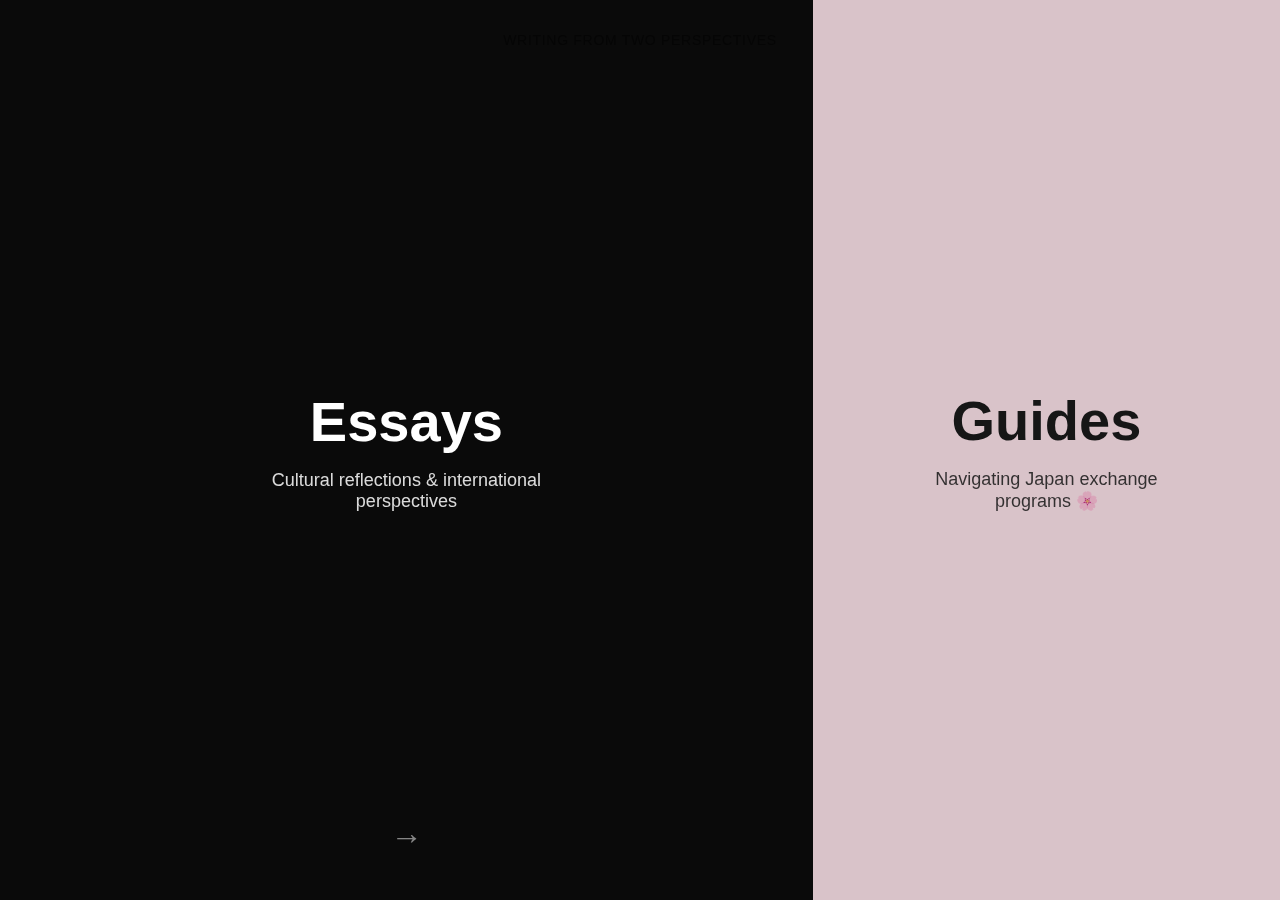
<file: index.html>
<!DOCTYPE html>
<html lang="en">
<head>
    <meta charset="UTF-8">
    <meta name="viewport" content="width=device-width, initial-scale=1.0">
    <title>Writing | Ayachi Samyal</title>
    <style>
        * { margin: 0; padding: 0; box-sizing: border-box; }
        body { font-family: -apple-system, sans-serif; overflow-x: hidden; }
        .tagline {
            position: fixed; top: 2rem; left: 50%; transform: translateX(-50%);
            z-index: 10; font-size: 14px; color: rgba(0,0,0,0.5);
            letter-spacing: 0.05em; text-transform: uppercase;
        }
        .homepage-split { display: flex; min-height: 100vh; }
        .section {
            flex: 1; display: flex; flex-direction: column;
            justify-content: center; align-items: center; text-decoration: none;
            transition: all 0.5s ease; padding: 4rem 2rem; position: relative;
        }
        .section:hover { flex: 1.3; }
        .section:not(:hover) { flex: 0.7; filter: brightness(0.85); }
        .section-essays { background: #0A0A0A; color: #FFFFFF; }
        .section-guides { background: #FFE5EC; color: #1a1a1a; }
        .section h1 { font-size: 56px; font-weight: 700; margin-bottom: 1rem; }
        .section p { font-size: 18px; opacity: 0.85; max-width: 300px; text-align: center; }
        .section::after {
            content: '→'; position: absolute; bottom: 3rem;
            font-size: 32px; opacity: 0; transition: opacity 0.3s;
        }
        .section:hover::after { opacity: 0.5; }
        @media (max-width: 768px) {
            .homepage-split { flex-direction: column; }
            .section { min-height: 50vh; }
            .section:hover, .section:not(:hover) { flex: 1; filter: none; }
            .section h1 { font-size: 40px; }
        }
    </style>
</head>
<body>
    <div class="tagline">Writing from two perspectives</div>
    <div class="homepage-split">
        <a href="essays/" class="section section-essays">
            <h1>Essays</h1>
            <p>Cultural reflections & international perspectives</p>
        </a>
        <a href="guides/" class="section section-guides">
            <h1>Guides</h1>
            <p>Navigating Japan exchange programs 🌸</p>
        </a>
    </div>
</body>
</html>
</file>
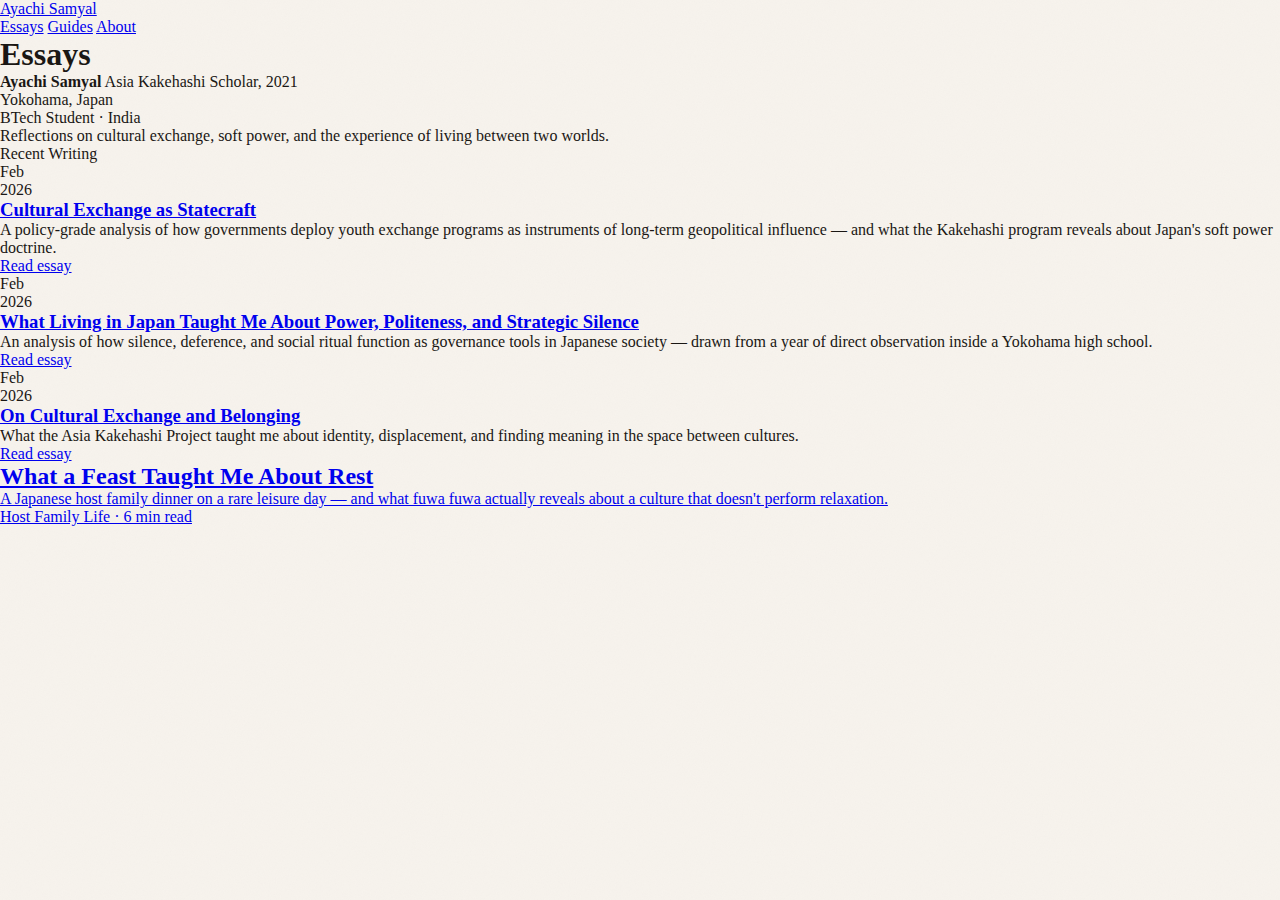
<file: essays/index.html>
<!DOCTYPE html>
<html lang="en">
<head>
    <meta charset="UTF-8">
    <meta name="viewport" content="width=device-width, initial-scale=1.0">
    <title>Essays | Ayachi Samyal</title>
    <meta name="description" content="Essays on cultural exchange, international relations, and the experience of living between worlds. By Ayachi Samyal, Asia Kakehashi Scholar 2021.">
    <link rel="stylesheet" href="../assets/css/essays.css">
</head>
<body>
    <nav>
        <a href="../" class="logo">Ayachi Samyal</a>
        <div class="nav-links">
            <a href="../essays/" class="active">Essays</a>
            <a href="../guides/">Guides</a>
            <a href="../about.html">About</a>
        </div>
    </nav>

    <div class="essays-index">

        <div class="essays-masthead">
            <h1>Essays</h1>
            <div class="masthead-meta">
                <strong>Ayachi Samyal</strong>
                Asia Kakehashi Scholar, 2021<br>
                Yokohama, Japan<br>
                BTech Student · India
            </div>
        </div>

        <p class="intro-text">Reflections on cultural exchange, soft power, and the experience of living between two worlds.</p>

        <div class="issue-label">Recent Writing</div>

        <ul class="archive-list">

            <li class="archive-item">
                <time datetime="2026-02-11">Feb<br>2026</time>
                <div>
                    <h3><a href="cultural-exchange-statecraft.html">Cultural Exchange as Statecraft</a></h3>
                    <p>A policy-grade analysis of how governments deploy youth exchange programs as instruments of long-term geopolitical influence — and what the Kakehashi program reveals about Japan's soft power doctrine.</p>
                    <a href="cultural-exchange-statecraft.html" class="read-more">Read essay</a>
                </div>
            </li>

            <li class="archive-item">
                <time datetime="2026-02-10">Feb<br>2026</time>
                <div>
                    <h3><a href="what-living-in-japan.html">What Living in Japan Taught Me About Power, Politeness, and Strategic Silence</a></h3>
                    <p>An analysis of how silence, deference, and social ritual function as governance tools in Japanese society — drawn from a year of direct observation inside a Yokohama high school.</p>
                    <a href="what-living-in-japan.html" class="read-more">Read essay</a>
                </div>
            </li>

            <li class="archive-item">
                <time datetime="2026-02-08">Feb<br>2026</time>
                <div>
                    <h3><a href="cultural-exchange.html">On Cultural Exchange and Belonging</a></h3>
                    <p>What the Asia Kakehashi Project taught me about identity, displacement, and finding meaning in the space between cultures.</p>
                    <a href="cultural-exchange.html" class="read-more">Read essay</a>
                </div>
            </li>
            <a href="host-family-dinner.html" class="essay-card">
  <h2>What a Feast Taught Me About Rest</h2>
  <p>A Japanese host family dinner on a rare leisure day — and what fuwa fuwa actually reveals about a culture that doesn't perform relaxation.</p>
  <span class="essay-meta">Host Family Life · 6 min read</span>
</a>

        </ul>

    </div>

    <script>
    // Mark active nav
    document.querySelectorAll('.nav-links a').forEach(a => {
        if (a.href === window.location.href) a.classList.add('active');
    });
    </script>
</body>
</html>
</file>
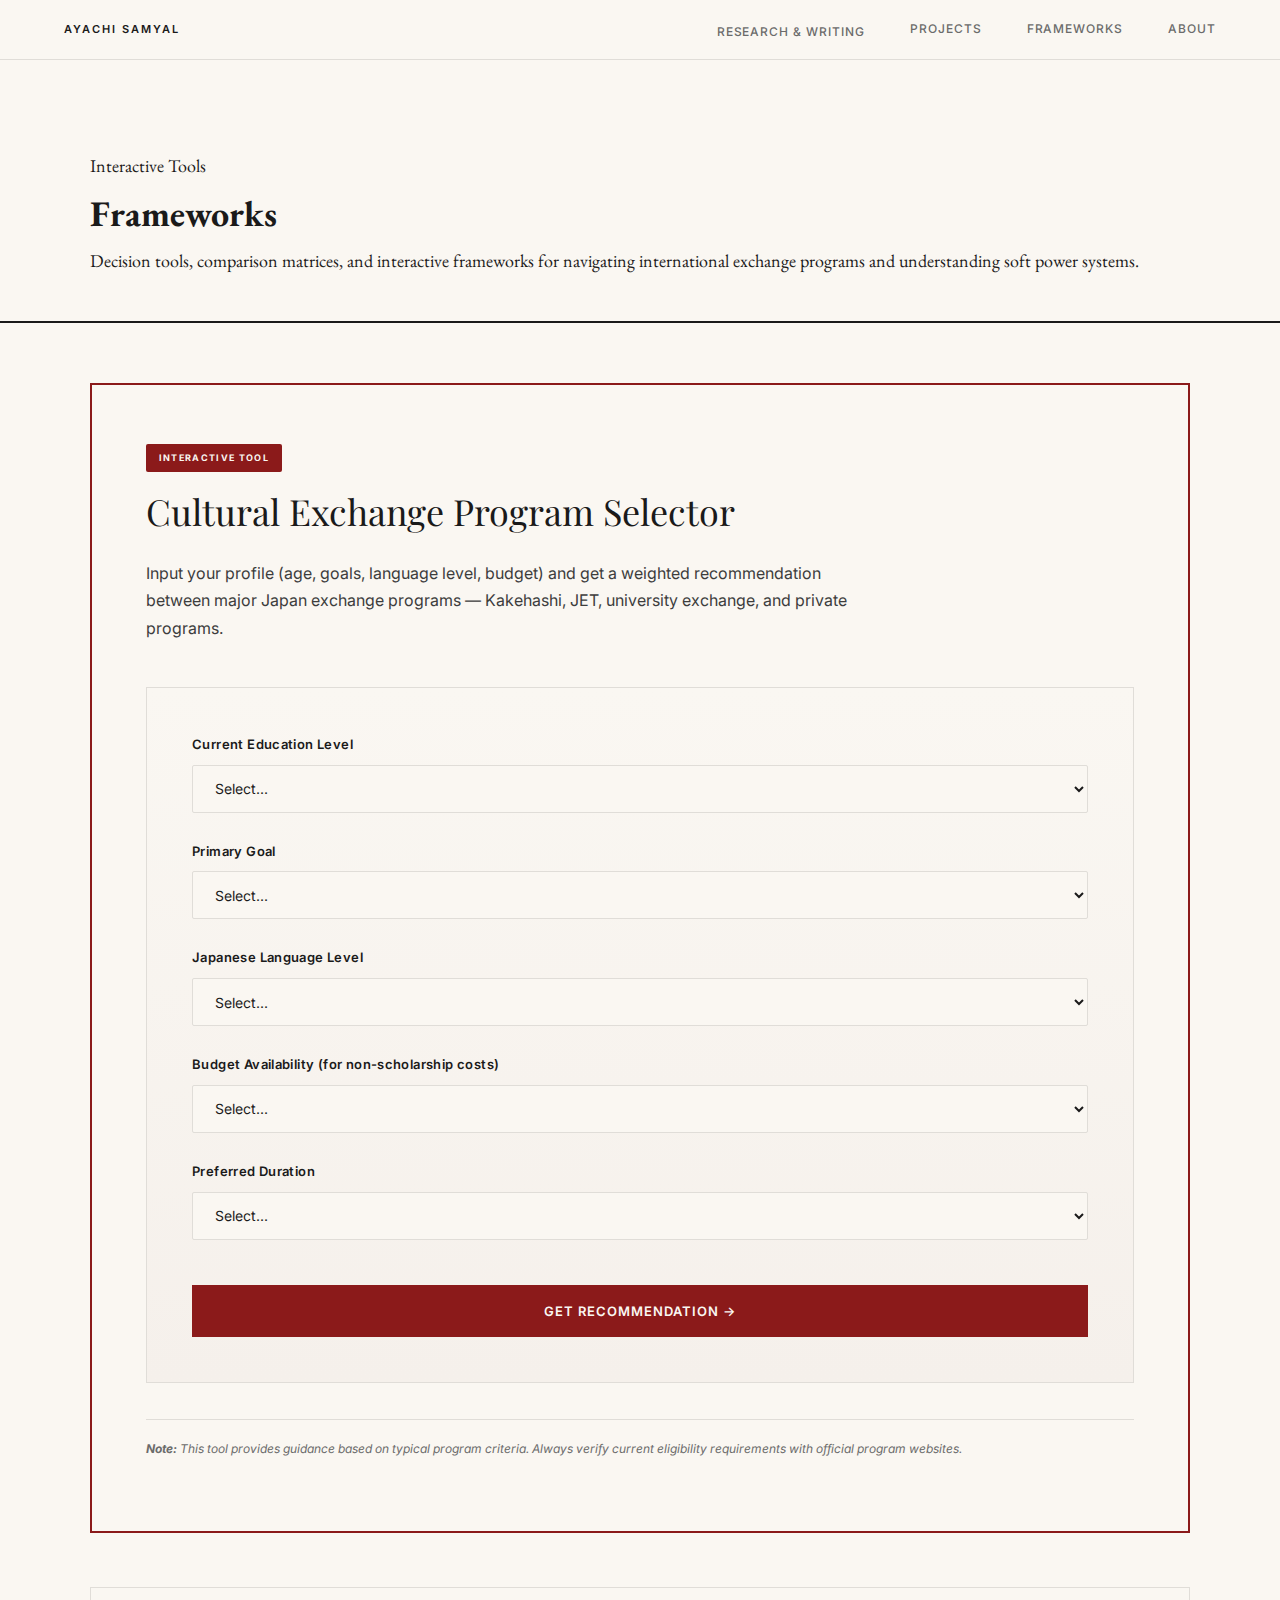
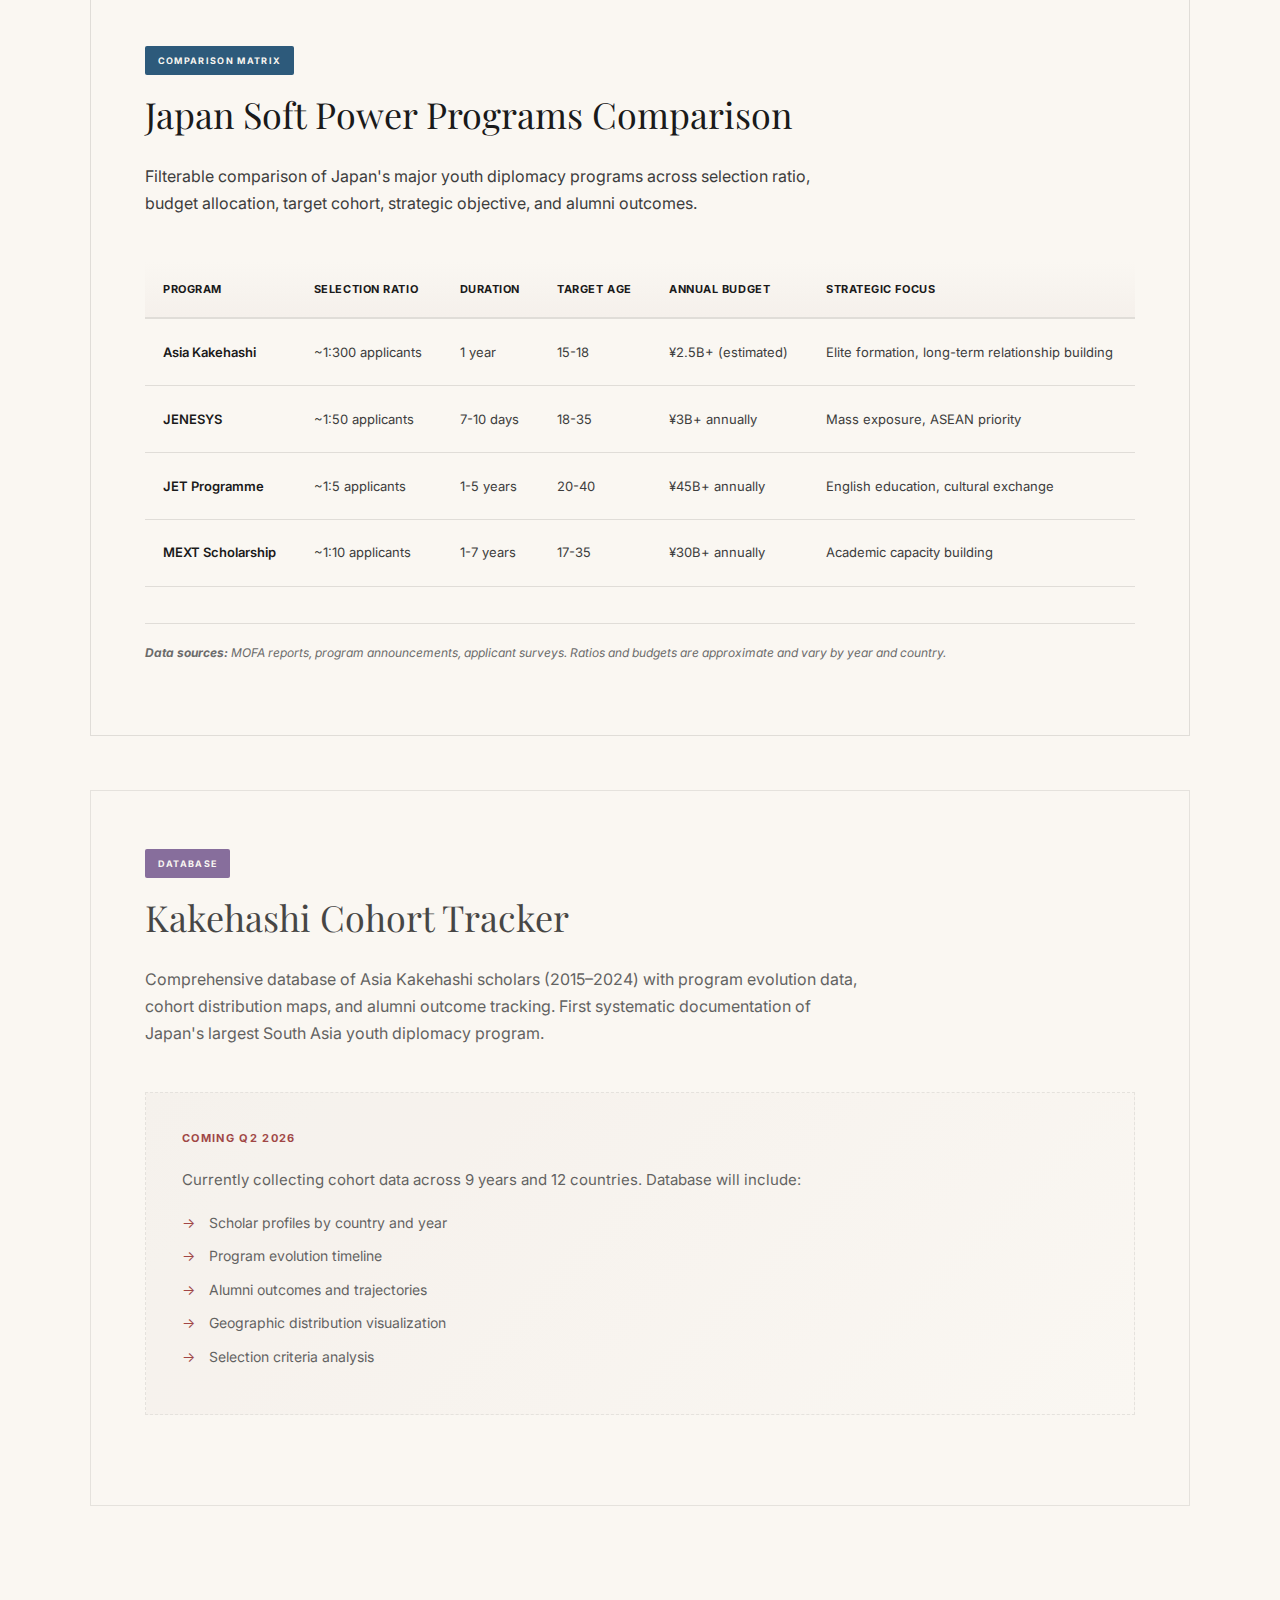
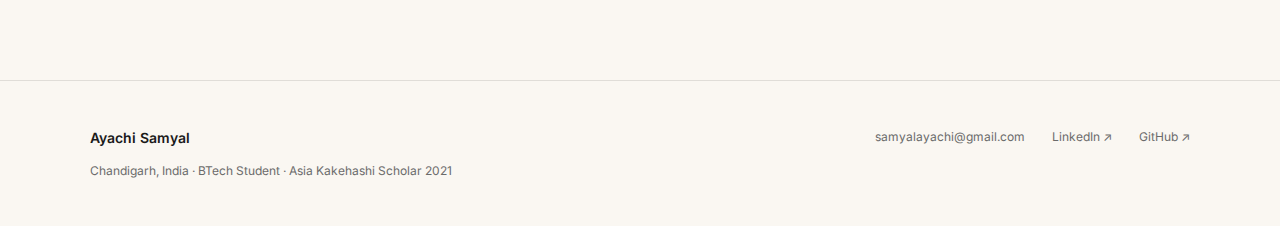
<file: frameworks/index.html>
<!DOCTYPE html>
<html lang="en">
<head>
    <meta charset="UTF-8">
    <meta name="viewport" content="width=device-width, initial-scale=1.0">
    <title>Frameworks | Ayachi Samyal</title>
    <meta name="description" content="Interactive tools and decision frameworks for cultural exchange programs, soft power analysis, and international education.">
    <link rel="preconnect" href="https://fonts.googleapis.com">
    <link href="https://fonts.googleapis.com/css2?family=EB+Garamond:ital,wght@0,400;0,500;0,600;1,400&family=Inter:wght@300;400;500;600&family=Playfair+Display:ital,wght@0,400;0,600;0,700;1,400&display=swap" rel="stylesheet">
    <link rel="stylesheet" href="../assets/css/editorial.css">
    <link rel="stylesheet" href="../assets/css/frameworks.css">
</head>
<body>

    <nav class="global-nav">
        <a href="/" class="nav-logo">Ayachi Samyal</a>
        <div class="nav-links">
            <div class="nav-dropdown">
                <a href="/research/" class="nav-link">Research & Writing</a>
                <div class="dropdown-menu">
                    <a href="/research/essays/">Essays</a>
                    <a href="/research/field-notes/">Field Notes</a>
                    <a href="/research/guides/">Guides</a>
                </div>
            </div>
            <a href="/projects/" class="nav-link">Projects</a>
            <a href="/frameworks/" class="nav-link active">Frameworks</a>
            <a href="/about.html" class="nav-link">About</a>
        </div>
    </nav>

    <header class="frameworks-header">
        <div class="section-container">
            <div class="header-eyebrow">Interactive Tools</div>
            <h1 class="header-title">Frameworks</h1>
            <div class="title-rule"></div>
            <p class="header-intro">Decision tools, comparison matrices, and interactive frameworks for navigating international exchange programs and understanding soft power systems.</p>
        </div>
    </header>

    <section class="frameworks-list">
        <div class="section-container">

            <!-- Exchange Program Selector -->
            <article class="framework-card active">
                <div class="framework-header">
                    <span class="framework-tag">Interactive Tool</span>
                    <h2>Cultural Exchange Program Selector</h2>
                </div>
                <p class="framework-desc">Input your profile (age, goals, language level, budget) and get a weighted recommendation between major Japan exchange programs — Kakehashi, JET, university exchange, and private programs.</p>
                
                <div class="selector-tool">
                    <form id="exchangeForm" class="selector-form">
                        
                        <div class="form-group">
                            <label>Current Education Level</label>
                            <select name="level" required>
                                <option value="">Select...</option>
                                <option value="high-school">High School (9th-12th grade)</option>
                                <option value="undergraduate">Undergraduate</option>
                                <option value="graduate">Graduate/Professional</option>
                                <option value="working">Working Professional</option>
                            </select>
                        </div>

                        <div class="form-group">
                            <label>Primary Goal</label>
                            <select name="goal" required>
                                <option value="">Select...</option>
                                <option value="language">Language Acquisition</option>
                                <option value="academic">Academic Credit</option>
                                <option value="professional">Professional Development</option>
                                <option value="cultural">Cultural Immersion</option>
                                <option value="teaching">Teaching Experience</option>
                            </select>
                        </div>

                        <div class="form-group">
                            <label>Japanese Language Level</label>
                            <select name="japanese" required>
                                <option value="">Select...</option>
                                <option value="none">None / Beginner</option>
                                <option value="n5-n4">N5-N4 (Basic)</option>
                                <option value="n3-n2">N3-N2 (Intermediate)</option>
                                <option value="n1">N1 (Advanced)</option>
                            </select>
                        </div>

                        <div class="form-group">
                            <label>Budget Availability (for non-scholarship costs)</label>
                            <select name="budget" required>
                                <option value="">Select...</option>
                                <option value="minimal">Minimal (₹50K or less)</option>
                                <option value="moderate">Moderate (₹50K-₹2L)</option>
                                <option value="flexible">Flexible (₹2L+)</option>
                            </select>
                        </div>

                        <div class="form-group">
                            <label>Preferred Duration</label>
                            <select name="duration" required>
                                <option value="">Select...</option>
                                <option value="short">2-4 weeks</option>
                                <option value="semester">1 semester</option>
                                <option value="year">1 year</option>
                                <option value="long">1-3 years</option>
                            </select>
                        </div>

                        <button type="submit" class="selector-submit">Get Recommendation →</button>
                    </form>

                    <div id="results" class="selector-results" style="display:none;">
                        <h3>Recommended Programs</h3>
                        <div id="resultsList"></div>
                        <button onclick="resetForm()" class="reset-btn">Start Over</button>
                    </div>
                </div>

                <div class="framework-note">
                    <strong>Note:</strong> This tool provides guidance based on typical program criteria. Always verify current eligibility requirements with official program websites.
                </div>
            </article>

            <!-- Soft Power Comparison Matrix -->
            <article class="framework-card">
                <div class="framework-header">
                    <span class="framework-tag matrix">Comparison Matrix</span>
                    <h2>Japan Soft Power Programs Comparison</h2>
                </div>
                <p class="framework-desc">Filterable comparison of Japan's major youth diplomacy programs across selection ratio, budget allocation, target cohort, strategic objective, and alumni outcomes.</p>
                
                <div class="matrix-table">
                    <table class="comparison-table">
                        <thead>
                            <tr>
                                <th>Program</th>
                                <th>Selection Ratio</th>
                                <th>Duration</th>
                                <th>Target Age</th>
                                <th>Annual Budget</th>
                                <th>Strategic Focus</th>
                            </tr>
                        </thead>
                        <tbody>
                            <tr>
                                <td><strong>Asia Kakehashi</strong></td>
                                <td>~1:300 applicants</td>
                                <td>1 year</td>
                                <td>15-18</td>
                                <td>¥2.5B+ (estimated)</td>
                                <td>Elite formation, long-term relationship building</td>
                            </tr>
                            <tr>
                                <td><strong>JENESYS</strong></td>
                                <td>~1:50 applicants</td>
                                <td>7-10 days</td>
                                <td>18-35</td>
                                <td>¥3B+ annually</td>
                                <td>Mass exposure, ASEAN priority</td>
                            </tr>
                            <tr>
                                <td><strong>JET Programme</strong></td>
                                <td>~1:5 applicants</td>
                                <td>1-5 years</td>
                                <td>20-40</td>
                                <td>¥45B+ annually</td>
                                <td>English education, cultural exchange</td>
                            </tr>
                            <tr>
                                <td><strong>MEXT Scholarship</strong></td>
                                <td>~1:10 applicants</td>
                                <td>1-7 years</td>
                                <td>17-35</td>
                                <td>¥30B+ annually</td>
                                <td>Academic capacity building</td>
                            </tr>
                        </tbody>
                    </table>
                </div>

                <div class="framework-note">
                    <strong>Data sources:</strong> MOFA reports, program announcements, applicant surveys. Ratios and budgets are approximate and vary by year and country.
                </div>
            </article>

            <!-- Kakehashi Cohort Tracker (Coming Soon) -->
            <article class="framework-card coming-soon">
                <div class="framework-header">
                    <span class="framework-tag database">Database</span>
                    <h2>Kakehashi Cohort Tracker</h2>
                </div>
                <p class="framework-desc">Comprehensive database of Asia Kakehashi scholars (2015–2024) with program evolution data, cohort distribution maps, and alumni outcome tracking. First systematic documentation of Japan's largest South Asia youth diplomacy program.</p>
                
                <div class="coming-soon-box">
                    <div class="coming-soon-label">Coming Q2 2026</div>
                    <p>Currently collecting cohort data across 9 years and 12 countries. Database will include:</p>
                    <ul>
                        <li>Scholar profiles by country and year</li>
                        <li>Program evolution timeline</li>
                        <li>Alumni outcomes and trajectories</li>
                        <li>Geographic distribution visualization</li>
                        <li>Selection criteria analysis</li>
                    </ul>
                </div>
            </article>

        </div>
    </section>

    <footer class="global-footer">
        <div class="footer-container">
            <div class="footer-left">
                <div class="footer-name">Ayachi Samyal</div>
                <div class="footer-meta">Chandigarh, India · BTech Student · Asia Kakehashi Scholar 2021</div>
            </div>
            <div class="footer-right">
                <a href="mailto:samyalayachi@gmail.com">samyalayachi@gmail.com</a>
                <a href="https://linkedin.com/in/ayachisamyal" target="_blank" rel="noopener">LinkedIn ↗</a>
                <a href="https://github.com/Ayachi911" target="_blank" rel="noopener">GitHub ↗</a>
            </div>
        </div>
    </footer>

    <script src="../assets/js/exchange-selector.js"></script>
</body>
</html>
</file>
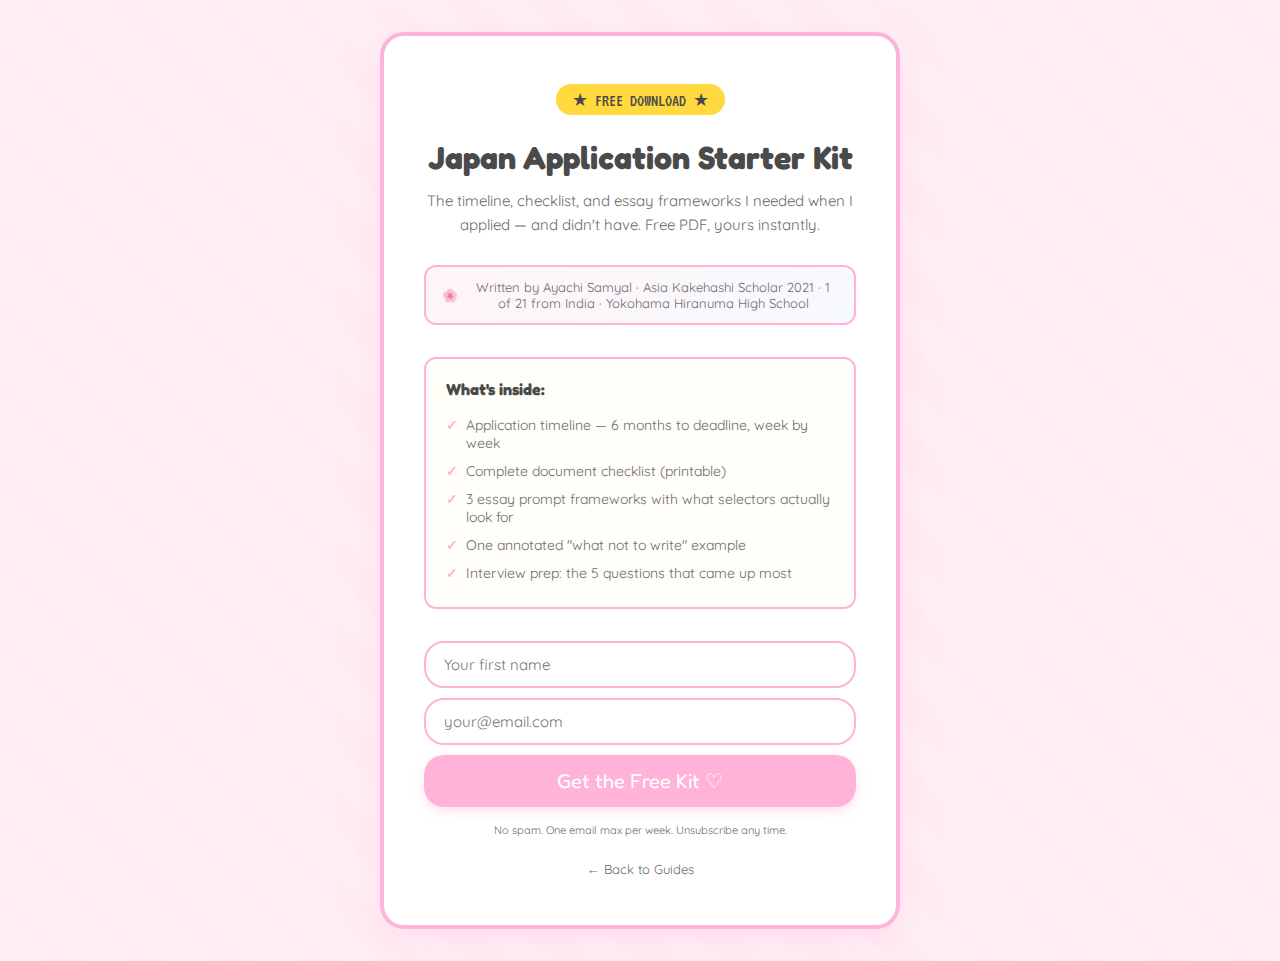
<file: free-kit/index.html>
<!DOCTYPE html>
<html lang="en">
<head>
    <meta charset="UTF-8">
    <meta name="viewport" content="width=device-width, initial-scale=1.0">
    <title>Free Japan Application Starter Kit | Ayachi Samyal</title>
    <meta name="description" content="Free PDF: Asia Kakehashi application timeline, document checklist, and essay frameworks. From a 2021 scholar.">
    <link rel="stylesheet" href="../assets/css/global.css">
    <style>
        body {
            background: #fff0f5;
            background-image: repeating-linear-gradient(45deg, transparent, transparent 30px, rgba(255,204,224,0.08) 30px, rgba(255,204,224,0.08) 60px);
            font-family: 'Quicksand', sans-serif;
            min-height: 100vh;
            display: flex;
            align-items: center;
            justify-content: center;
            padding: 2rem 5%;
        }
        * { box-sizing: border-box; margin: 0; padding: 0; }
        .card {
            background: white;
            border: 4px solid var(--border-pink);
            border-radius: 24px;
            max-width: 520px;
            width: 100%;
            padding: 3rem 2.5rem;
            text-align: center;
            box-shadow: 0 12px 40px rgba(255,179,217,0.3);
        }
        .card-badge {
            display: inline-block;
            background: var(--yellow);
            color: var(--text);
            font-family: 'VT323', monospace;
            font-size: 18px;
            padding: 5px 16px;
            border-radius: 20px;
            margin-bottom: 1.5rem;
        }
        h1 {
            font-family: 'Fredoka', cursive;
            font-size: 32px;
            color: var(--text);
            line-height: 1.2;
            margin-bottom: 0.75rem;
        }
        .sub {
            font-size: 15px;
            color: var(--text-gray);
            line-height: 1.6;
            margin-bottom: 1.75rem;
        }
        .credibility {
            display: flex;
            align-items: center;
            justify-content: center;
            gap: 10px;
            background: linear-gradient(135deg, rgba(255,204,224,0.2), rgba(212,228,247,0.2));
            border: 2px solid var(--border-pink);
            border-radius: 12px;
            padding: 0.75rem 1rem;
            margin-bottom: 2rem;
            font-size: 13px;
            color: var(--text-gray);
        }
        .kit-contents {
            background: var(--cream);
            border: 2px solid var(--border-pink);
            border-radius: 12px;
            padding: 1.25rem;
            margin-bottom: 2rem;
            text-align: left;
        }
        .kit-contents h3 {
            font-family: 'Fredoka', cursive;
            font-size: 16px;
            margin-bottom: 0.75rem;
            color: var(--text);
        }
        .kit-contents ul { list-style: none; padding: 0; }
        .kit-contents li {
            font-size: 14px;
            color: var(--text-gray);
            padding: 5px 0;
            display: flex;
            align-items: flex-start;
            gap: 8px;
        }
        .kit-contents li::before { content: "✓"; color: var(--dark-pink); font-weight: 700; flex-shrink: 0; }
        .signup-form { display: flex; flex-direction: column; gap: 10px; margin-bottom: 1rem; }
        .form-input {
            padding: 12px 18px;
            border: 2px solid var(--border-pink);
            border-radius: 20px;
            font-family: 'Quicksand', sans-serif;
            font-size: 15px;
            outline: none;
            transition: border-color 0.2s;
        }
        .form-input:focus { border-color: var(--dark-pink); }
        .submit-btn {
            background: var(--dark-pink);
            color: white;
            border: none;
            padding: 14px;
            border-radius: 20px;
            font-family: 'Fredoka', cursive;
            font-size: 20px;
            cursor: pointer;
            transition: all 0.2s;
            box-shadow: 0 4px 12px rgba(255,179,217,0.4);
        }
        .submit-btn:hover { background: #ff8fb8; transform: translateY(-2px); }
        .privacy { font-size: 11px; color: var(--text-gray); }
        .back-link { display: block; margin-top: 1.5rem; font-size: 13px; color: var(--text-gray); text-decoration: none; }
        .back-link:hover { color: var(--dark-pink); }
        .success-state { display: none; }
        .success-state h2 { font-family: 'Fredoka', cursive; font-size: 28px; color: var(--text); margin-bottom: 0.75rem; }
        .success-state p { font-size: 15px; color: var(--text-gray); line-height: 1.6; }
    </style>
</head>
<body>
    <div class="card">
        <div id="signup-state">
            <span class="card-badge">★ FREE DOWNLOAD ★</span>
            <h1>Japan Application Starter Kit</h1>
            <p class="sub">The timeline, checklist, and essay frameworks I needed when I applied — and didn't have. Free PDF, yours instantly.</p>

            <div class="credibility">
                <span>🌸</span>
                <span>Written by Ayachi Samyal · Asia Kakehashi Scholar 2021 · 1 of 21 from India · Yokohama Hiranuma High School</span>
            </div>

            <div class="kit-contents">
                <h3>What's inside:</h3>
                <ul>
                    <li>Application timeline — 6 months to deadline, week by week</li>
                    <li>Complete document checklist (printable)</li>
                    <li>3 essay prompt frameworks with what selectors actually look for</li>
                    <li>One annotated "what not to write" example</li>
                    <li>Interview prep: the 5 questions that came up most</li>
                </ul>
            </div>

            <form class="signup-form" onsubmit="handleSubmit(event)">
                <input type="text" class="form-input" placeholder="Your first name" id="name" required>
                <input type="email" class="form-input" placeholder="your@email.com" id="email" required>
                <button type="submit" class="submit-btn" id="submit-btn">Get the Free Kit ♡</button>
            </form>
            <p class="privacy">No spam. One email max per week. Unsubscribe any time.</p>
            <a href="../guides/" class="back-link">← Back to Guides</a>
        </div>

        <div class="success-state" id="success-state">
            <span style="font-size: 64px; display: block; margin-bottom: 1rem;">🌸</span>
            <h2>Check your inbox!</h2>
            <p>The starter kit is on its way to your email. If you don't see it in 5 minutes, check your spam folder.</p>
            <p style="margin-top: 1rem;">While you wait — read the full <a href="../guides/kakehashi-guide.html" style="color: var(--dark-pink);">Kakehashi application guide</a> to get a head start.</p>
            <a href="../guides/" class="back-link">← Back to all guides</a>
        </div>
    </div>

    <script>
    function handleSubmit(e) {
        e.preventDefault();
        const btn = document.getElementById('submit-btn');
        btn.textContent = 'Sending ♡...';
        btn.disabled = true;
        setTimeout(() => {
            document.getElementById('signup-state').style.display = 'none';
            document.getElementById('success-state').style.display = 'block';
        }, 900);
        // TODO: Replace with real email service (ConvertKit, Mailchimp, etc.)
        // fetch('YOUR_CONVERTKIT_FORM_URL', { method: 'POST', body: JSON.stringify({ first_name: name, email: email }) });
    }
    </script>
</body>
</html>
</file>
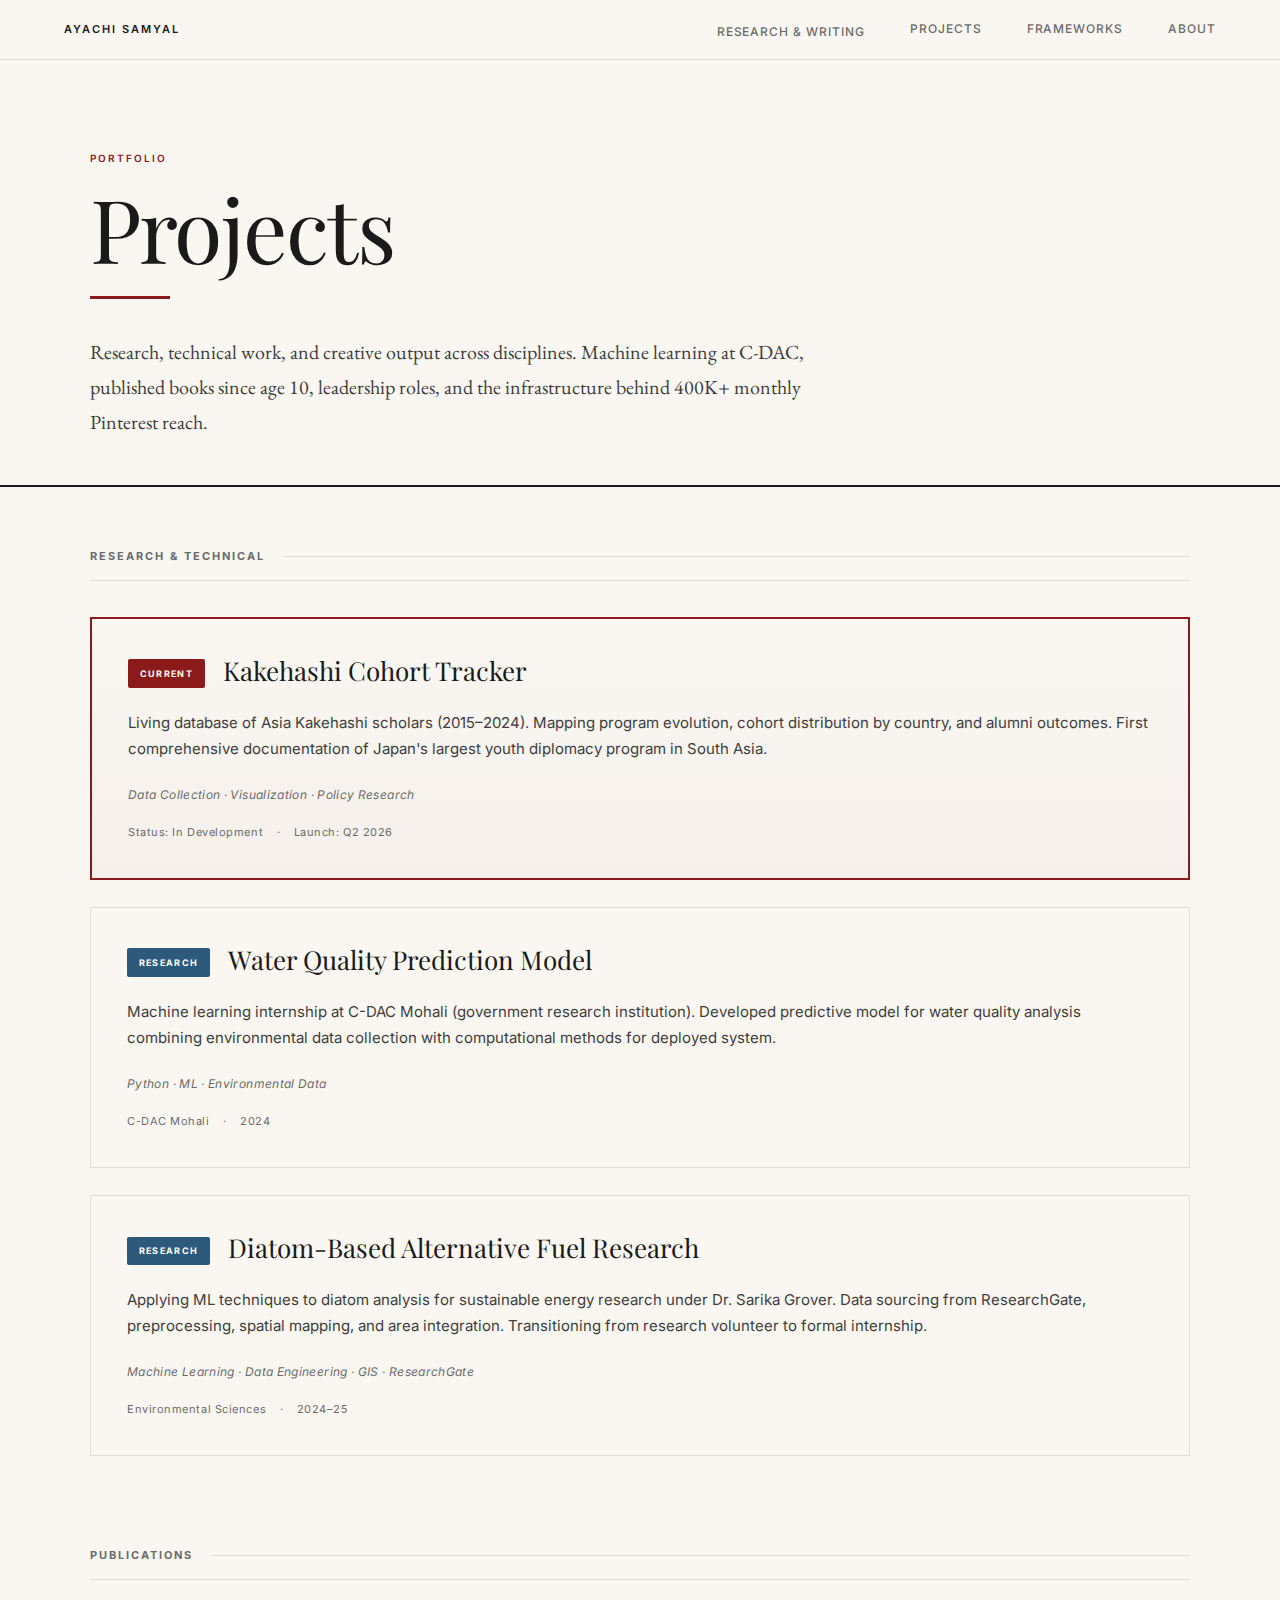
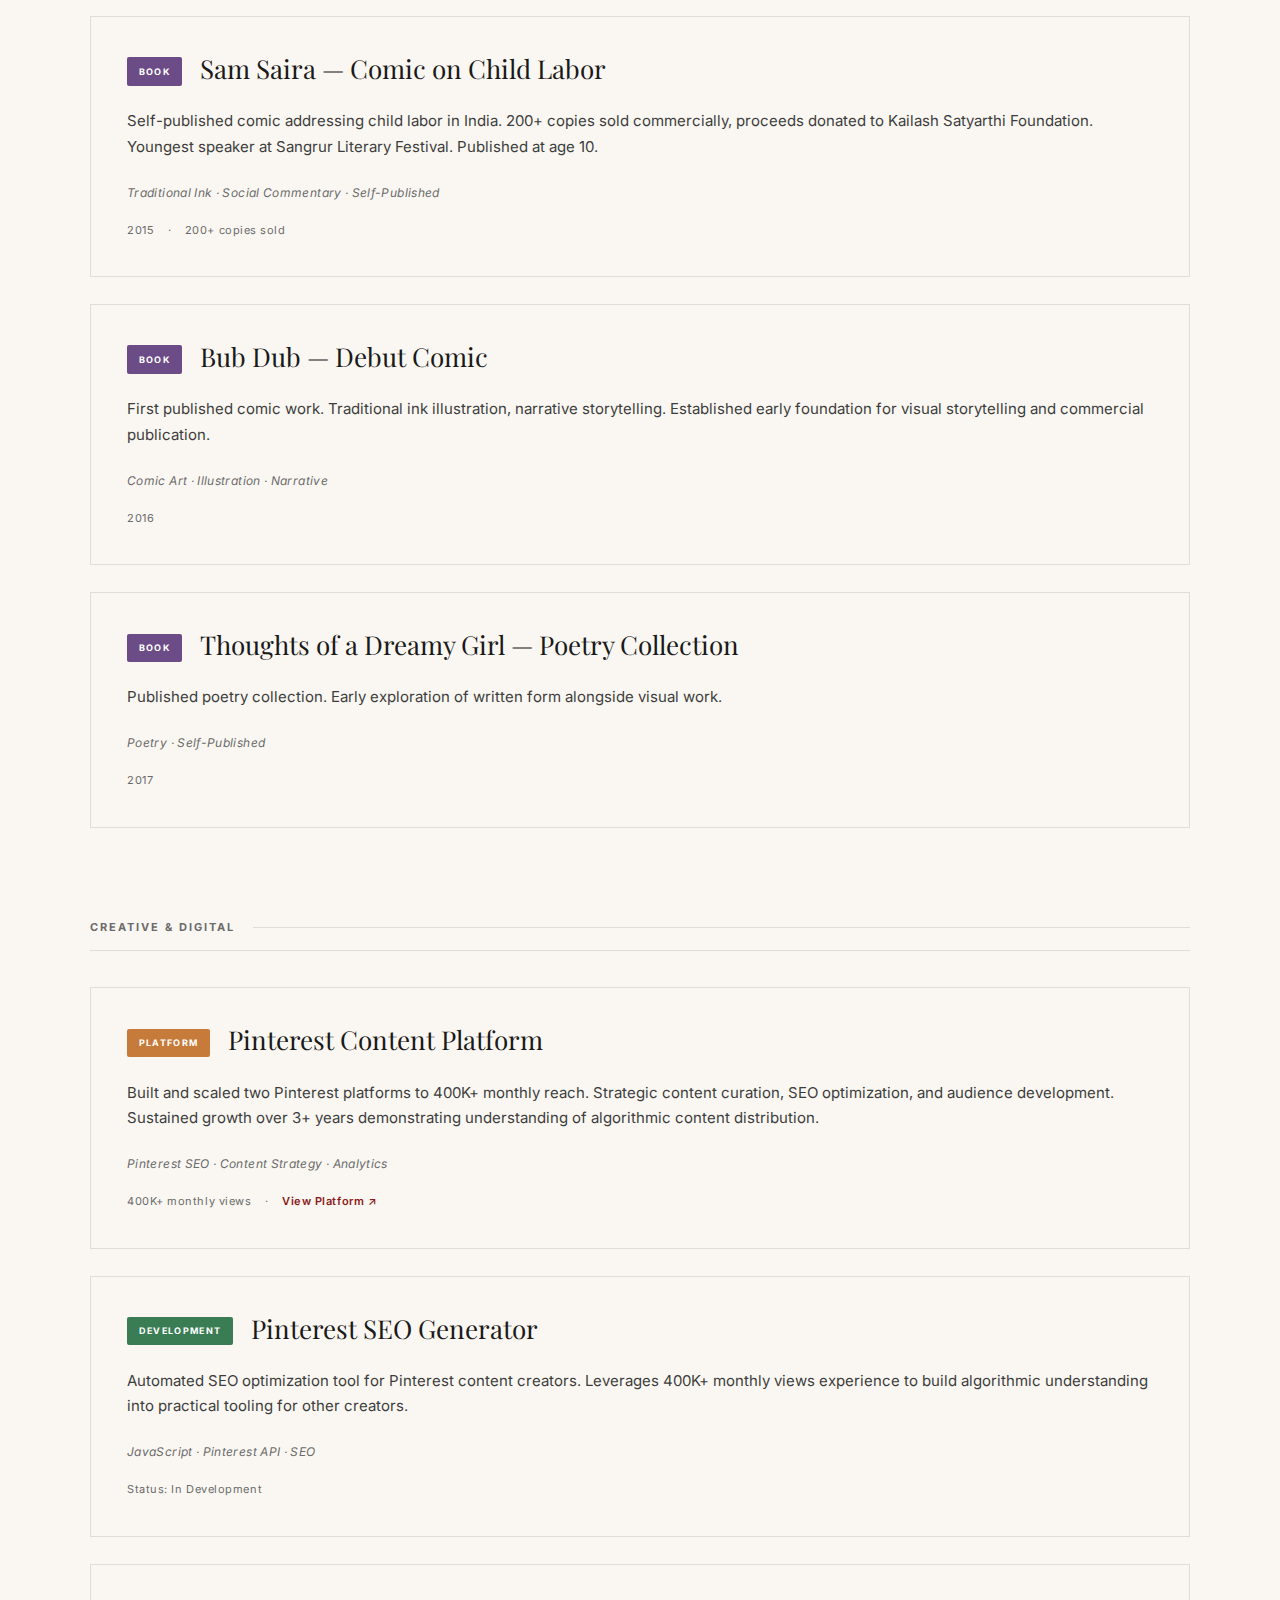
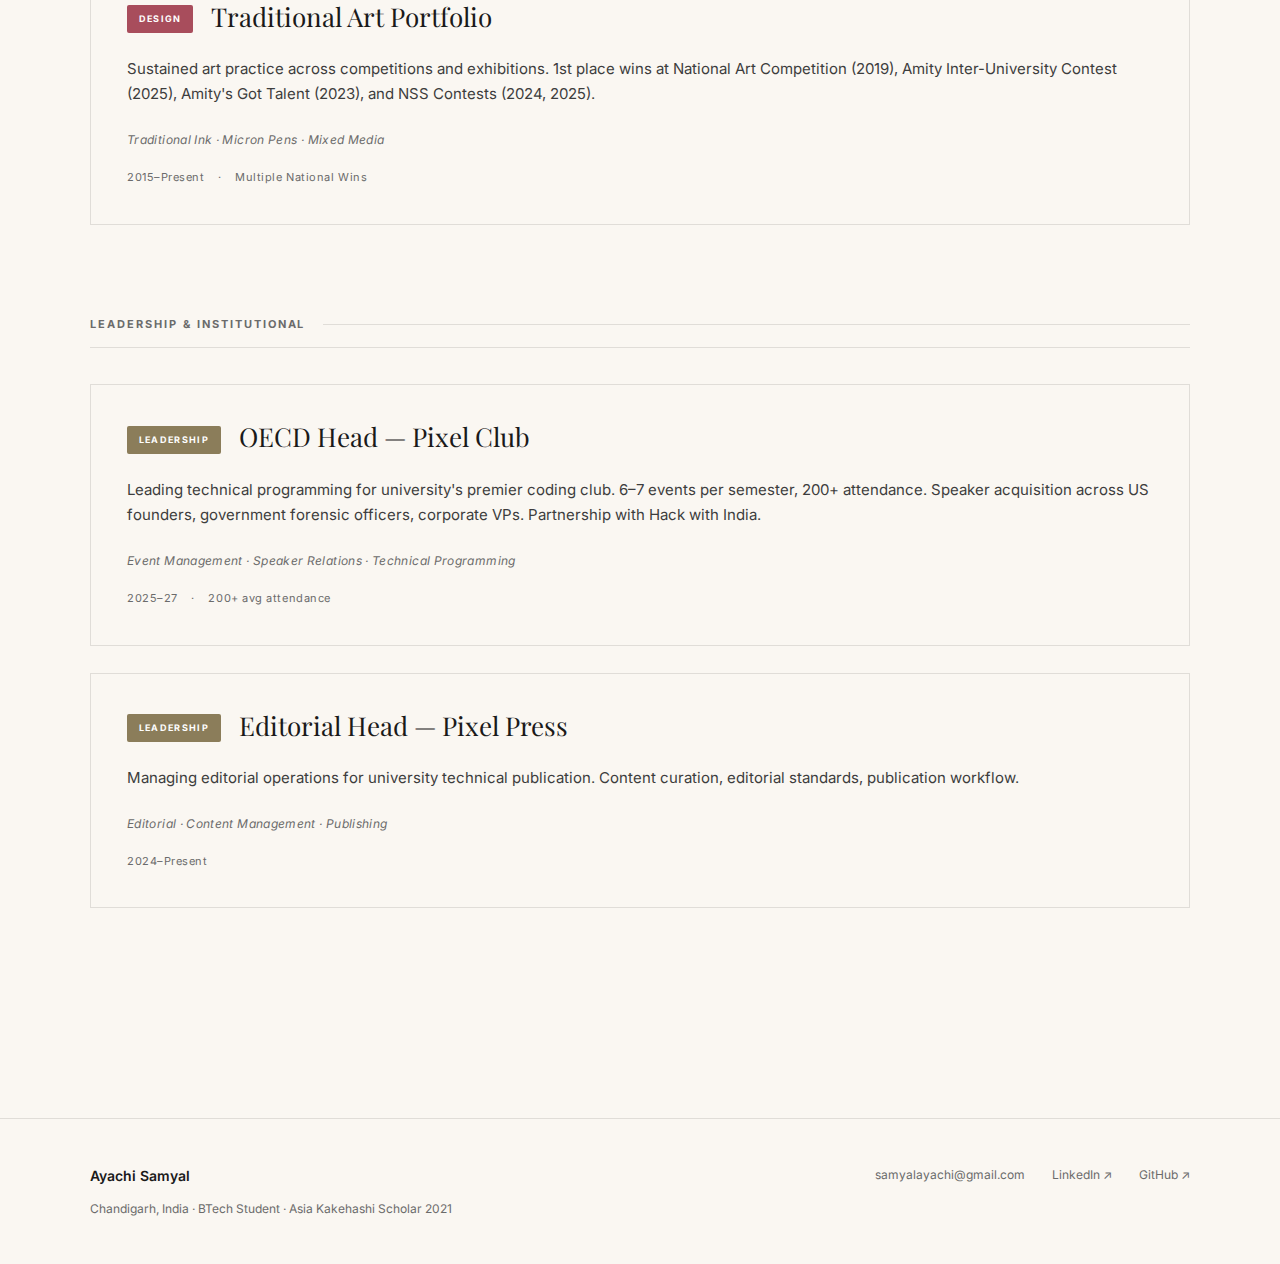
<file: projects/index.html>
<!DOCTYPE html>
<html lang="en">
<head>
    <meta charset="UTF-8">
    <meta name="viewport" content="width=device-width, initial-scale=1.0">
    <title>Projects | Ayachi Samyal</title>
    <meta name="description" content="Research, technical work, publications, and creative projects spanning ML, policy analysis, and cultural production.">
    <link rel="preconnect" href="https://fonts.googleapis.com">
    <link href="https://fonts.googleapis.com/css2?family=EB+Garamond:ital,wght@0,400;0,500;0,600;1,400&family=Inter:wght@300;400;500;600&family=Playfair+Display:ital,wght@0,400;0,600;0,700;1,400&display=swap" rel="stylesheet">
    <link rel="stylesheet" href="../assets/css/editorial.css">
    <link rel="stylesheet" href="../assets/css/projects.css">
</head>
<body>

    <nav class="global-nav">
        <a href="/" class="nav-logo">Ayachi Samyal</a>
        <div class="nav-links">
            <div class="nav-dropdown">
                <a href="/research/" class="nav-link">Research & Writing</a>
                <div class="dropdown-menu">
                    <a href="/research/essays/">Essays</a>
                    <a href="/research/field-notes/">Field Notes</a>
                    <a href="/research/guides/">Guides</a>
                </div>
            </div>
            <a href="/projects/" class="nav-link active">Projects</a>
            <a href="/frameworks/" class="nav-link">Frameworks</a>
            <a href="/about.html" class="nav-link">About</a>
        </div>
    </nav>

    <header class="projects-header">
        <div class="section-container">
            <div class="header-eyebrow">Portfolio</div>
            <h1 class="header-title">Projects</h1>
            <div class="title-rule"></div>
            <p class="header-intro">Research, technical work, and creative output across disciplines. Machine learning at C-DAC, published books since age 10, leadership roles, and the infrastructure behind 400K+ monthly Pinterest reach.</p>
        </div>
    </header>

    <section class="projects-grid-section">
        <div class="section-container">

            <!-- RESEARCH -->
            <div class="project-category">
                <h2 class="category-label">Research & Technical</h2>
                
                <div class="project-card featured">
                    <div class="card-header">
                        <span class="card-tag">Current</span>
                        <h3>Kakehashi Cohort Tracker</h3>
                    </div>
                    <p>Living database of Asia Kakehashi scholars (2015–2024). Mapping program evolution, cohort distribution by country, and alumni outcomes. First comprehensive documentation of Japan's largest youth diplomacy program in South Asia.</p>
                    <div class="card-tech">Data Collection · Visualization · Policy Research</div>
                    <div class="card-meta">
                        <span>Status: In Development</span>
                        <span>·</span>
                        <span>Launch: Q2 2026</span>
                    </div>
                </div>

                <div class="project-card">
                    <div class="card-header">
                        <span class="card-tag research">Research</span>
                        <h3>Water Quality Prediction Model</h3>
                    </div>
                    <p>Machine learning internship at C-DAC Mohali (government research institution). Developed predictive model for water quality analysis combining environmental data collection with computational methods for deployed system.</p>
                    <div class="card-tech">Python · ML · Environmental Data</div>
                    <div class="card-meta">
                        <span>C-DAC Mohali</span>
                        <span>·</span>
                        <span>2024</span>
                    </div>
                </div>

                <div class="project-card">
                    <div class="card-header">
                        <span class="card-tag research">Research</span>
                        <h3>Diatom-Based Alternative Fuel Research</h3>
                    </div>
                    <p>Applying ML techniques to diatom analysis for sustainable energy research under Dr. Sarika Grover. Data sourcing from ResearchGate, preprocessing, spatial mapping, and area integration. Transitioning from research volunteer to formal internship.</p>
                    <div class="card-tech">Machine Learning · Data Engineering · GIS · ResearchGate</div>
                    <div class="card-meta">
                        <span>Environmental Sciences</span>
                        <span>·</span>
                        <span>2024–25</span>
                    </div>
                </div>
            </div>

            <!-- PUBLICATIONS -->
            <div class="project-category">
                <h2 class="category-label">Publications</h2>
                
                <div class="project-card">
                    <div class="card-header">
                        <span class="card-tag book">Book</span>
                        <h3>Sam Saira — Comic on Child Labor</h3>
                    </div>
                    <p>Self-published comic addressing child labor in India. 200+ copies sold commercially, proceeds donated to Kailash Satyarthi Foundation. Youngest speaker at Sangrur Literary Festival. Published at age 10.</p>
                    <div class="card-tech">Traditional Ink · Social Commentary · Self-Published</div>
                    <div class="card-meta">
                        <span>2015</span>
                        <span>·</span>
                        <span>200+ copies sold</span>
                    </div>
                </div>

                <div class="project-card">
                    <div class="card-header">
                        <span class="card-tag book">Book</span>
                        <h3>Bub Dub — Debut Comic</h3>
                    </div>
                    <p>First published comic work. Traditional ink illustration, narrative storytelling. Established early foundation for visual storytelling and commercial publication.</p>
                    <div class="card-tech">Comic Art · Illustration · Narrative</div>
                    <div class="card-meta">
                        <span>2016</span>
                    </div>
                </div>

                <div class="project-card">
                    <div class="card-header">
                        <span class="card-tag book">Book</span>
                        <h3>Thoughts of a Dreamy Girl — Poetry Collection</h3>
                    </div>
                    <p>Published poetry collection. Early exploration of written form alongside visual work.</p>
                    <div class="card-tech">Poetry · Self-Published</div>
                    <div class="card-meta">
                        <span>2017</span>
                    </div>
                </div>
            </div>

            <!-- CREATIVE & DIGITAL -->
            <div class="project-category">
                <h2 class="category-label">Creative & Digital</h2>
                
                <div class="project-card">
                    <div class="card-header">
                        <span class="card-tag platform">Platform</span>
                        <h3>Pinterest Content Platform</h3>
                    </div>
                    <p>Built and scaled two Pinterest platforms to 400K+ monthly reach. Strategic content curation, SEO optimization, and audience development. Sustained growth over 3+ years demonstrating understanding of algorithmic content distribution.</p>
                    <div class="card-tech">Pinterest SEO · Content Strategy · Analytics</div>
                    <div class="card-meta">
                        <span>400K+ monthly views</span>
                        <span>·</span>
                        <span><a href="https://pin.it/sQGY1KQgt" target="_blank" rel="noopener">View Platform ↗</a></span>
                    </div>
                </div>

                <div class="project-card">
                    <div class="card-header">
                        <span class="card-tag dev">Development</span>
                        <h3>Pinterest SEO Generator</h3>
                    </div>
                    <p>Automated SEO optimization tool for Pinterest content creators. Leverages 400K+ monthly views experience to build algorithmic understanding into practical tooling for other creators.</p>
                    <div class="card-tech">JavaScript · Pinterest API · SEO</div>
                    <div class="card-meta">
                        <span>Status: In Development</span>
                    </div>
                </div>

                <div class="project-card">
                    <div class="card-header">
                        <span class="card-tag design">Design</span>
                        <h3>Traditional Art Portfolio</h3>
                    </div>
                    <p>Sustained art practice across competitions and exhibitions. 1st place wins at National Art Competition (2019), Amity Inter-University Contest (2025), Amity's Got Talent (2023), and NSS Contests (2024, 2025).</p>
                    <div class="card-tech">Traditional Ink · Micron Pens · Mixed Media</div>
                    <div class="card-meta">
                        <span>2015–Present</span>
                        <span>·</span>
                        <span>Multiple National Wins</span>
                    </div>
                </div>
            </div>

            <!-- LEADERSHIP -->
            <div class="project-category">
                <h2 class="category-label">Leadership & Institutional</h2>
                
                <div class="project-card">
                    <div class="card-header">
                        <span class="card-tag leadership">Leadership</span>
                        <h3>OECD Head — Pixel Club</h3>
                    </div>
                    <p>Leading technical programming for university's premier coding club. 6–7 events per semester, 200+ attendance. Speaker acquisition across US founders, government forensic officers, corporate VPs. Partnership with Hack with India.</p>
                    <div class="card-tech">Event Management · Speaker Relations · Technical Programming</div>
                    <div class="card-meta">
                        <span>2025–27</span>
                        <span>·</span>
                        <span>200+ avg attendance</span>
                    </div>
                </div>

                <div class="project-card">
                    <div class="card-header">
                        <span class="card-tag leadership">Leadership</span>
                        <h3>Editorial Head — Pixel Press</h3>
                    </div>
                    <p>Managing editorial operations for university technical publication. Content curation, editorial standards, publication workflow.</p>
                    <div class="card-tech">Editorial · Content Management · Publishing</div>
                    <div class="card-meta">
                        <span>2024–Present</span>
                    </div>
                </div>
            </div>

        </div>
    </section>

    <footer class="global-footer">
        <div class="footer-container">
            <div class="footer-left">
                <div class="footer-name">Ayachi Samyal</div>
                <div class="footer-meta">Chandigarh, India · BTech Student · Asia Kakehashi Scholar 2021</div>
            </div>
            <div class="footer-right">
                <a href="mailto:samyalayachi@gmail.com">samyalayachi@gmail.com</a>
                <a href="https://linkedin.com/in/ayachisamyal" target="_blank" rel="noopener">LinkedIn ↗</a>
                <a href="https://github.com/Ayachi911" target="_blank" rel="noopener">GitHub ↗</a>
            </div>
        </div>
    </footer>

</body>
</html>
</file>
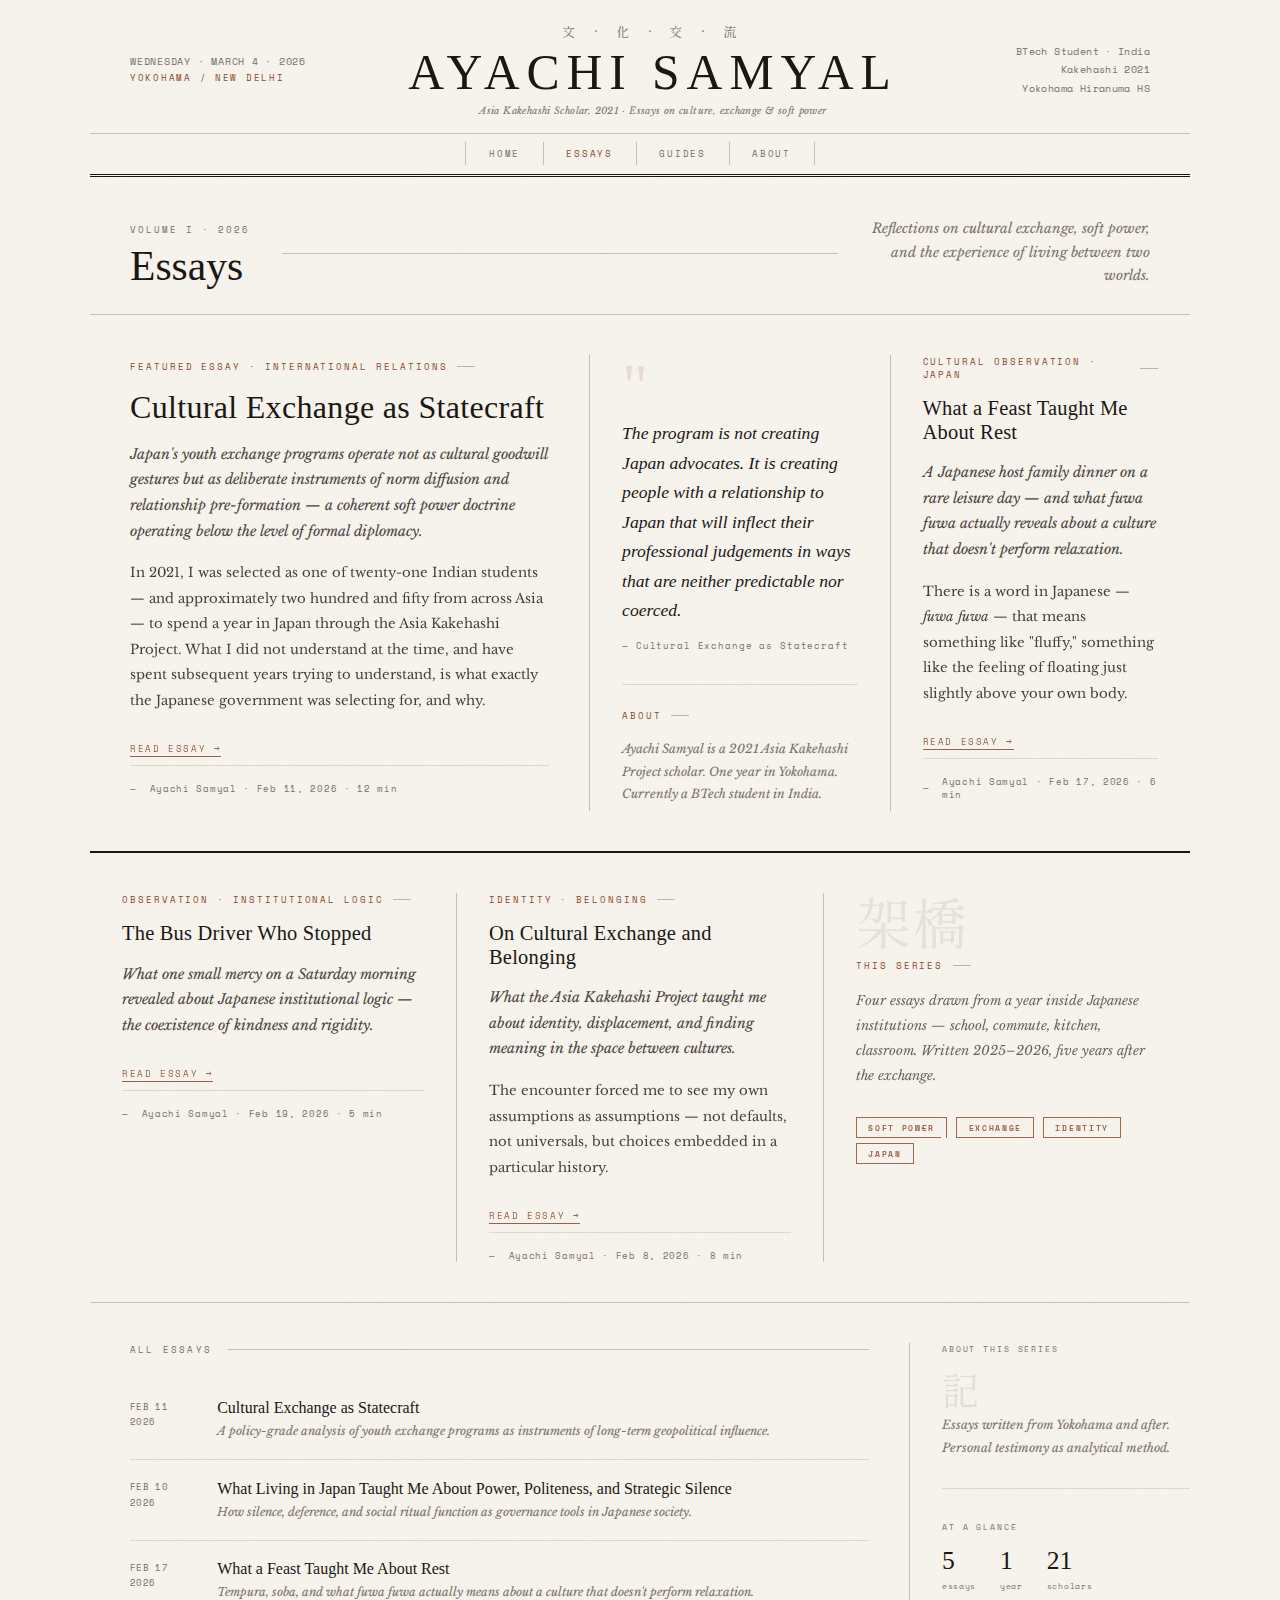
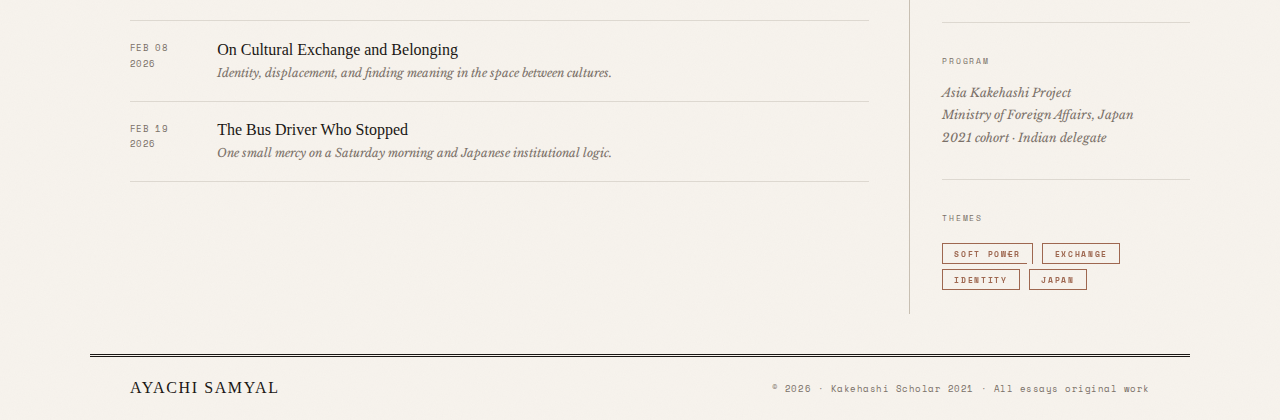
<file: research/essays/index.html>
<!DOCTYPE html>
<html lang="en">
<head>
<meta charset="UTF-8">
<meta name="viewport" content="width=device-width, initial-scale=1.0">
<title>Essays — Ayachi Samyal</title>
<meta name="description" content="Essays on cultural exchange, international relations, and the experience of living between worlds.">
<link rel="preconnect" href="https://fonts.googleapis.com">
<link href="https://fonts.googleapis.com/css2?family=IM+Fell+English:ital@0;1&family=Shippori+Mincho:wght@400;500;600;700&family=Libre+Baskerville:ital,wght@0,400;0,700;1,400&family=Space+Mono:wght@400;700&display=swap" rel="stylesheet">
<style>
:root {
  --ink:      #1a1714;
  --paper:    #f7f3ed;
  --aged:     #ede7dd;
  --terra:    #8b4a2f;
  --muted:    #7a7068;
  --rule:     #c8bfb2;
  --rule-lt:  #ddd8d0;
}

*, *::before, *::after { box-sizing: border-box; margin: 0; padding: 0; }
html { scroll-behavior: smooth; }

/* HARD GLOBAL LINK RESET — kill browser blue everywhere */
a, a:link, a:visited {
  color: inherit;
  text-decoration: none;
}

body {
  background: var(--paper);
  color: var(--ink);
  font-family: 'Libre Baskerville', Georgia, serif;
  -webkit-font-smoothing: antialiased;
  background-image: url("data:image/svg+xml,%3Csvg xmlns='http://www.w3.org/2000/svg' width='300' height='300'%3E%3Cfilter id='n'%3E%3CfeTurbulence type='fractalNoise' baseFrequency='0.85' numOctaves='4' stitchTiles='stitch'/%3E%3CfeColorMatrix type='saturate' values='0.3'/%3E%3C/filter%3E%3Crect width='300' height='300' filter='url(%23n)' opacity='0.035'/%3E%3C/svg%3E");
}

/* ── MASTHEAD ── */
.masthead {
  border-bottom: 3px double var(--ink);
  max-width: 1100px;
  margin: 0 auto;
}

.masthead-top {
  display: flex;
  align-items: center;
  justify-content: space-between;
  padding: 1.4rem 2.5rem 1rem;
  border-bottom: 1px solid var(--rule);
  gap: 2rem;
}

.masthead-date {
  font-family: 'Space Mono', monospace;
  font-size: 0.6rem;
  color: var(--muted);
  letter-spacing: 0.08em;
  line-height: 1.9;
  white-space: nowrap;
  min-width: 150px;
}
.masthead-date span {
  display: block;
  color: var(--terra);
  font-size: 0.54rem;
  letter-spacing: 0.2em;
}

.masthead-center {
  text-align: center;
  flex: 1;
}

.masthead-kanji {
  font-family: 'Shippori Mincho', serif;
  font-size: 0.82rem;
  color: var(--muted);
  letter-spacing: 0.6em;
  display: block;
  margin-bottom: 0.4rem;
}

.masthead-name {
  font-family: 'IM Fell English', serif;
  font-size: clamp(2rem, 4.2vw, 3.1rem);
  font-weight: 400;
  letter-spacing: 0.14em;
  text-transform: uppercase;
  color: var(--ink);
  line-height: 1;
  display: block;
}

.masthead-tagline {
  font-family: 'Libre Baskerville', serif;
  font-style: italic;
  font-size: 0.6rem;
  color: var(--muted);
  letter-spacing: 0.04em;
  margin-top: 0.45rem;
  display: block;
}

.masthead-meta {
  font-family: 'Space Mono', monospace;
  font-size: 0.6rem;
  color: var(--muted);
  text-align: right;
  letter-spacing: 0.04em;
  line-height: 1.9;
  white-space: nowrap;
  min-width: 150px;
}

.masthead-nav {
  display: flex;
  justify-content: center;
  padding: 0.55rem 2.5rem;
}

.masthead-nav a {
  font-family: 'Space Mono', monospace;
  font-size: 0.58rem;
  letter-spacing: 0.2em;
  text-transform: uppercase;
  color: var(--muted);
  padding: 0.3rem 1.4rem;
  border-right: 1px solid var(--rule);
  transition: color 0.2s;
}
.masthead-nav a:first-child { border-left: 1px solid var(--rule); }
.masthead-nav a:hover,
.masthead-nav a.act { color: var(--terra); }

/* ── SECTION BANNER ── */
.section-banner {
  max-width: 1100px;
  margin: 0 auto;
  padding: 2.5rem 2.5rem 1.5rem;
  display: flex;
  align-items: baseline;
  gap: 1.5rem;
  border-bottom: 1px solid var(--rule);
}

.section-banner h1 {
  font-family: 'IM Fell English', serif;
  font-size: clamp(1.8rem, 3.5vw, 2.6rem);
  font-weight: 400;
  color: var(--ink);
}

.banner-vol {
  font-family: 'Space Mono', monospace;
  font-size: 0.56rem;
  letter-spacing: 0.22em;
  text-transform: uppercase;
  color: var(--muted);
  display: block;
  margin-bottom: 0.4rem;
}

.banner-rule {
  flex: 1;
  height: 1px;
  background: var(--rule);
  align-self: center;
  margin: 0 0.5rem;
}

.banner-desc {
  font-family: 'Libre Baskerville', serif;
  font-style: italic;
  font-size: 0.85rem;
  color: var(--muted);
  line-height: 1.75;
  max-width: 280px;
  text-align: right;
}

/* ── RUBRIC ── */
.rubric {
  font-family: 'Space Mono', monospace;
  font-size: 0.55rem;
  letter-spacing: 0.22em;
  text-transform: uppercase;
  color: var(--terra);
  margin-bottom: 1rem;
  display: flex;
  align-items: center;
  gap: 0.6rem;
}
.rubric::after {
  content: '';
  flex: 0 0 18px;
  height: 1px;
  background: var(--terra);
  opacity: 0.4;
}

/* ── STORY HEADLINES — force ink color regardless ── */
.story-hed {
  font-family: 'IM Fell English', serif;
  font-weight: 400;
  line-height: 1.15;
  letter-spacing: 0.01em;
  margin-bottom: 1rem;
}

/* The nuclear option for link color */
.story-hed, .story-hed a, .story-hed a:link, .story-hed a:visited {
  color: var(--ink) !important;
  text-decoration: none !important;
}
.story-hed a:hover { color: var(--terra) !important; }

.story-deck {
  font-family: 'Libre Baskerville', serif;
  font-style: italic;
  font-size: 0.88rem;
  line-height: 1.82;
  color: #4a4340;
  margin-bottom: 1rem;
}

.story-snippet {
  font-family: 'Libre Baskerville', serif;
  font-size: 0.83rem;
  line-height: 1.92;
  color: var(--ink);
  opacity: 0.82;
  margin-bottom: 1rem;
}

.byline {
  display: flex;
  align-items: center;
  gap: 0.8rem;
  padding-top: 1rem;
  border-top: 1px solid var(--rule-lt);
  font-family: 'Space Mono', monospace;
  font-size: 0.55rem;
  letter-spacing: 0.08em;
  color: var(--muted);
  margin-top: 0.5rem;
}
.byline::before { content: '—'; }

.read-link {
  display: inline-block;
  margin-top: 0.8rem;
  font-family: 'Space Mono', monospace;
  font-size: 0.56rem;
  letter-spacing: 0.18em;
  text-transform: uppercase;
  color: var(--terra) !important;
  text-decoration: none !important;
  border-bottom: 1px solid var(--terra);
  padding-bottom: 1px;
  opacity: 0.85;
  transition: opacity 0.2s;
}
.read-link:hover { opacity: 1; }

/* ── BROADSHEET GRID ── */
.broadsheet {
  max-width: 1100px;
  margin: 0 auto;
  border-bottom: 1px solid var(--rule);
}

/* Lead row: 5fr | divider | 3fr | divider | 3fr */
.lead-row {
  display: grid;
  grid-template-columns: 5fr 1px 3fr 1px 3fr;
  border-bottom: 2px solid var(--ink);
}

/* Lower row: equal thirds */
.lower-row {
  display: grid;
  grid-template-columns: 1fr 1px 1fr 1px 1fr;
}

.col-div {
  background: var(--rule);
  margin: 2.5rem 0;
}

.lead-cell {
  padding: 2.8rem 2.5rem;
}

.lead-cell .story-hed { font-size: clamp(1.6rem, 2.5vw, 2.3rem); }

.aside-cell {
  padding: 2.8rem 2rem;
  display: flex;
  flex-direction: column;
  justify-content: space-between;
  gap: 2rem;
}

.sec-cell {
  padding: 2.5rem 2rem;
}

.sec-cell .story-hed { font-size: 1.28rem; }

/* Pull quote */
.aside-ornament {
  font-family: 'IM Fell English', serif;
  font-size: 4rem;
  line-height: 0.85;
  color: var(--terra);
  opacity: 0.13;
  display: block;
}

.aside-quote {
  font-family: 'IM Fell English', serif;
  font-style: italic;
  font-size: 1.1rem;
  line-height: 1.68;
  color: var(--ink);
  margin-top: 0.3rem;
}

.aside-attr {
  font-family: 'Space Mono', monospace;
  font-size: 0.54rem;
  letter-spacing: 0.1em;
  color: var(--muted);
  margin-top: 0.8rem;
}

.aside-author {
  padding-top: 1.5rem;
  border-top: 1px solid var(--rule-lt);
}

.aside-author p {
  font-family: 'Libre Baskerville', serif;
  font-size: 0.76rem;
  line-height: 1.88;
  color: var(--muted);
  font-style: italic;
}

/* Kanji deco */
.kanji-deco {
  font-family: 'Shippori Mincho', serif;
  font-size: 3.5rem;
  color: var(--ink);
  opacity: 0.07;
  line-height: 1;
  display: block;
  margin-bottom: 0.6rem;
}

/* Stamps */
.stamp {
  display: inline-block;
  font-family: 'Space Mono', monospace;
  font-size: 0.53rem;
  font-weight: 700;
  letter-spacing: 0.2em;
  text-transform: uppercase;
  color: var(--terra);
  border: 1.5px solid var(--terra);
  padding: 0.22rem 0.7rem;
  margin: 0.3rem 0.25rem 0 0;
  filter: url(#ink-bleed);
  opacity: 0.82;
}

/* ── ARCHIVE + SIDEBAR ── */
.bottom-wrap {
  max-width: 1100px;
  margin: 0 auto;
  display: grid;
  grid-template-columns: 1fr 1px 280px;
}

.archive-col {
  padding: 2.5rem 2.5rem 4rem;
}

.sidebar-col {
  padding: 2.5rem 0 4rem 2rem;
}

.section-label {
  font-family: 'Space Mono', monospace;
  font-size: 0.55rem;
  letter-spacing: 0.25em;
  text-transform: uppercase;
  color: var(--muted);
  margin-bottom: 1.5rem;
  display: flex;
  align-items: center;
  gap: 1rem;
}
.section-label::after {
  content: '';
  flex: 1;
  height: 1px;
  background: var(--rule);
}

/* Archive rows — also needs nuclear link reset */
.arch-row {
  display: grid;
  grid-template-columns: 68px 1fr;
  gap: 1.2rem;
  padding: 1.1rem 0;
  border-bottom: 1px solid var(--rule-lt);
  color: var(--ink) !important;
  text-decoration: none !important;
}
.arch-row:hover .arch-hed { color: var(--terra); }

.arch-date {
  font-family: 'Space Mono', monospace;
  font-size: 0.54rem;
  color: var(--muted);
  letter-spacing: 0.04em;
  line-height: 1.75;
  padding-top: 0.1rem;
}

.arch-hed {
  font-family: 'IM Fell English', serif;
  font-size: 1rem;
  line-height: 1.35;
  color: var(--ink);
  transition: color 0.2s;
}

.arch-desc {
  font-family: 'Libre Baskerville', serif;
  font-size: 0.74rem;
  font-style: italic;
  color: var(--muted);
  margin-top: 0.2rem;
  line-height: 1.65;
}

/* Sidebar blocks */
.sb-block {
  margin-bottom: 2rem;
  padding-bottom: 1.8rem;
  border-bottom: 1px solid var(--rule-lt);
}

.sb-label {
  font-family: 'Space Mono', monospace;
  font-size: 0.53rem;
  letter-spacing: 0.22em;
  text-transform: uppercase;
  color: var(--muted);
  margin-bottom: 0.9rem;
}

.sb-kanji {
  font-family: 'Shippori Mincho', serif;
  font-size: 2.4rem;
  color: var(--ink);
  opacity: 0.09;
  line-height: 1;
  display: block;
  margin-bottom: 0.4rem;
}

.sb-text {
  font-family: 'Libre Baskerville', serif;
  font-size: 0.76rem;
  line-height: 1.88;
  color: var(--muted);
  font-style: italic;
}

.stat-row { display: flex; gap: 1.5rem; margin-top: 0.5rem; }
.stat strong {
  display: block;
  font-family: 'IM Fell English', serif;
  font-size: 1.6rem;
  font-weight: 400;
  color: var(--ink);
  line-height: 1;
}
.stat span {
  font-family: 'Space Mono', monospace;
  font-size: 0.53rem;
  letter-spacing: 0.08em;
  color: var(--muted);
}

/* ── FOOTER ── */
.site-footer {
  border-top: 3px double var(--ink);
  max-width: 1100px;
  margin: 0 auto;
  padding: 1.4rem 2.5rem;
  display: flex;
  align-items: center;
  justify-content: space-between;
}

.footer-logo {
  font-family: 'IM Fell English', serif;
  font-size: 1rem;
  letter-spacing: 0.1em;
  text-transform: uppercase;
  color: var(--ink);
}

.footer-copy {
  font-family: 'Space Mono', monospace;
  font-size: 0.54rem;
  color: var(--muted);
  letter-spacing: 0.06em;
}

/* ── RESPONSIVE ── */
@media (max-width: 960px) {
  .lead-row, .lower-row { grid-template-columns: 1fr; }
  .col-div { display: none; }
  .aside-cell { display: none; }
  .lead-cell, .sec-cell { padding: 2rem 1.5rem; border-bottom: 1px solid var(--rule-lt); }
  .bottom-wrap { grid-template-columns: 1fr; }
  .sidebar-col { padding: 0 1.5rem 3rem; }
  .archive-col { padding: 2rem 1.5rem 3rem; }
  .masthead-top { flex-direction: column; gap: 0.8rem; text-align: center; }
  .masthead-date, .masthead-meta { display: none; }
  .section-banner { flex-direction: column; gap: 0.4rem; }
  .banner-rule, .banner-desc { display: none; }
}
</style>
</head>
<body>

<svg style="position:absolute;width:0;height:0;" xmlns="http://www.w3.org/2000/svg">
  <defs>
    <filter id="ink-bleed" x="-5%" y="-5%" width="110%" height="110%">
      <feTurbulence type="fractalNoise" baseFrequency="0.04" numOctaves="5" seed="2" result="noise"/>
      <feDisplacementMap in="SourceGraphic" in2="noise" scale="1.8" xChannelSelector="R" yChannelSelector="G"/>
    </filter>
  </defs>
</svg>

<!-- ── MASTHEAD ── -->
<header class="masthead">
  <div class="masthead-top">
    <div class="masthead-date">
      WEDNESDAY · MARCH 4 · 2026
      <span>YOKOHAMA / NEW DELHI</span>
    </div>
    <div class="masthead-center">
      <span class="masthead-kanji">文 · 化 · 交 · 流</span>
      <span class="masthead-name">Ayachi Samyal</span>
      <span class="masthead-tagline">Asia Kakehashi Scholar, 2021 · Essays on culture, exchange &amp; soft power</span>
    </div>
    <div class="masthead-meta">
      BTech Student · India<br>
      Kakehashi 2021<br>
      Yokohama Hiranuma HS
    </div>
  </div>
  <nav class="masthead-nav">
    <a href="index.html">Home</a>
    <a href="/research/essays/" class="act">Essays</a>
    <a href="/research/guides/">Guides</a>
    <a href="/about.html">About</a>
  </nav>
</header>

<!-- ── SECTION BANNER ── -->
<div class="section-banner">
  <div>
    <span class="banner-vol">Volume I · 2026</span>
    <h1>Essays</h1>
  </div>
  <div class="banner-rule"></div>
  <p class="banner-desc">Reflections on cultural exchange, soft power, and the experience of living between two worlds.</p>
</div>

<!-- ── BROADSHEET ── -->
<main class="broadsheet">

  <!-- LEAD ROW -->
  <div class="lead-row">

    <div class="lead-cell">
      <div class="rubric">Featured Essay · International Relations</div>
      <h2 class="story-hed">
        <a href="/research/essays/cultural-exchange-statecraft.html">Cultural Exchange as Statecraft</a>
      </h2>
      <p class="story-deck">Japan's youth exchange programs operate not as cultural goodwill gestures but as deliberate instruments of norm diffusion and relationship pre-formation — a coherent soft power doctrine operating below the level of formal diplomacy.</p>
      <p class="story-snippet">In 2021, I was selected as one of twenty-one Indian students — and approximately two hundred and fifty from across Asia — to spend a year in Japan through the Asia Kakehashi Project. What I did not understand at the time, and have spent subsequent years trying to understand, is what exactly the Japanese government was selecting for, and why.</p>
      <a href="/research/essays/cultural-exchange-statecraft.html" class="read-link">Read essay →</a>
      <div class="byline">Ayachi Samyal · Feb 11, 2026 · 12 min</div>
    </div>

    <div class="col-div"></div>

    <div class="aside-cell">
      <div>
        <span class="aside-ornament">"</span>
        <p class="aside-quote">The program is not creating Japan advocates. It is creating people with a relationship to Japan that will inflect their professional judgements in ways that are neither predictable nor coerced.</p>
        <p class="aside-attr">— Cultural Exchange as Statecraft</p>
      </div>
      <div class="aside-author">
        <div class="rubric">About</div>
        <p>Ayachi Samyal is a 2021 Asia Kakehashi Project scholar. One year in Yokohama. Currently a BTech student in India.</p>
      </div>
    </div>

    <div class="col-div"></div>

    <div class="sec-cell">
      <div class="rubric">Cultural Observation · Japan</div>
      <h2 class="story-hed">
        <a href="/research/essays/host-family-dinner.html">What a Feast Taught Me About Rest</a>
      </h2>
      <p class="story-deck">A Japanese host family dinner on a rare leisure day — and what <em>fuwa fuwa</em> actually reveals about a culture that doesn't perform relaxation.</p>
      <p class="story-snippet">There is a word in Japanese — <em>fuwa fuwa</em> — that means something like "fluffy," something like the feeling of floating just slightly above your own body.</p>
      <a href="/research/essays/host-family-dinner.html" class="read-link">Read essay →</a>
      <div class="byline">Ayachi Samyal · Feb 17, 2026 · 6 min</div>
    </div>

  </div>

  <!-- LOWER ROW -->
  <div class="lower-row">

    <div class="sec-cell">
      <div class="rubric">Observation · Institutional Logic</div>
      <h2 class="story-hed">
        <a href="/research/essays/bus-driver.html">The Bus Driver Who Stopped</a>
      </h2>
      <p class="story-deck">What one small mercy on a Saturday morning revealed about Japanese institutional logic — the coexistence of kindness and rigidity.</p>
      <a href="/research/essays/bus-driver.html" class="read-link">Read essay →</a>
      <div class="byline">Ayachi Samyal · Feb 19, 2026 · 5 min</div>
    </div>

    <div class="col-div"></div>

    <div class="sec-cell">
      <div class="rubric">Identity · Belonging</div>
      <h2 class="story-hed">
        <a href="/research/essays/cultural-exchange.html">On Cultural Exchange and Belonging</a>
      </h2>
      <p class="story-deck">What the Asia Kakehashi Project taught me about identity, displacement, and finding meaning in the space between cultures.</p>
      <p class="story-snippet">The encounter forced me to see my own assumptions as assumptions — not defaults, not universals, but choices embedded in a particular history.</p>
      <a href="/research/essays/cultural-exchange.html" class="read-link">Read essay →</a>
      <div class="byline">Ayachi Samyal · Feb 8, 2026 · 8 min</div>
    </div>

    <div class="col-div"></div>

    <div class="sec-cell">
      <span class="kanji-deco">架橋</span>
      <div class="rubric">This Series</div>
      <p class="story-snippet" style="font-style:italic;opacity:0.65;font-size:0.82rem;">Four essays drawn from a year inside Japanese institutions — school, commute, kitchen, classroom. Written 2025–2026, five years after the exchange.</p>
      <div style="margin-top:1.5rem;">
        <span class="stamp">Soft Power</span>
        <span class="stamp">Exchange</span>
        <span class="stamp">Identity</span>
        <span class="stamp">Japan</span>
      </div>
    </div>

  </div>

</main>

<!-- ── ARCHIVE + SIDEBAR ── -->
<div class="bottom-wrap">

  <div class="archive-col">
    <div class="section-label">All Essays</div>

    <a class="arch-row" href="/research/essays/cultural-exchange-statecraft.html">
      <div class="arch-date">FEB 11<br>2026</div>
      <div>
        <div class="arch-hed">Cultural Exchange as Statecraft</div>
        <div class="arch-desc">A policy-grade analysis of youth exchange programs as instruments of long-term geopolitical influence.</div>
      </div>
    </a>

    <a class="arch-row" href="/research/essays/what-living-in-japan.html">
      <div class="arch-date">FEB 10<br>2026</div>
      <div>
        <div class="arch-hed">What Living in Japan Taught Me About Power, Politeness, and Strategic Silence</div>
        <div class="arch-desc">How silence, deference, and social ritual function as governance tools in Japanese society.</div>
      </div>
    </a>

    <a class="arch-row" href="/research/essays/host-family-dinner.html">
      <div class="arch-date">FEB 17<br>2026</div>
      <div>
        <div class="arch-hed">What a Feast Taught Me About Rest</div>
        <div class="arch-desc">Tempura, soba, and what fuwa fuwa actually means about a culture that doesn't perform relaxation.</div>
      </div>
    </a>

    <a class="arch-row" href="/research/essays/cultural-exchange.html">
      <div class="arch-date">FEB 08<br>2026</div>
      <div>
        <div class="arch-hed">On Cultural Exchange and Belonging</div>
        <div class="arch-desc">Identity, displacement, and finding meaning in the space between cultures.</div>
      </div>
    </a>

    <a class="arch-row" href="/research/essays/bus-driver.html">
      <div class="arch-date">FEB 19<br>2026</div>
      <div>
        <div class="arch-hed">The Bus Driver Who Stopped</div>
        <div class="arch-desc">One small mercy on a Saturday morning and Japanese institutional logic.</div>
      </div>
    </a>

  </div>

  <div class="col-div" style="margin:2.5rem 0;"></div>

  <div class="sidebar-col">
    <div class="sb-block">
      <div class="sb-label">About this series</div>
      <span class="sb-kanji">記</span>
      <p class="sb-text">Essays written from Yokohama and after. Personal testimony as analytical method.</p>
    </div>

    <div class="sb-block">
      <div class="sb-label">At a glance</div>
      <div class="stat-row">
        <div class="stat"><strong>5</strong><span>essays</span></div>
        <div class="stat"><strong>1</strong><span>year</span></div>
        <div class="stat"><strong>21</strong><span>scholars</span></div>
      </div>
    </div>

    <div class="sb-block">
      <div class="sb-label">Program</div>
      <p class="sb-text">
        Asia Kakehashi Project<br>
        Ministry of Foreign Affairs, Japan<br>
        2021 cohort · Indian delegate
      </p>
    </div>

    <div>
      <div class="sb-label">Themes</div>
      <div style="margin-top:0.3rem;">
        <span class="stamp">Soft Power</span>
        <span class="stamp">Exchange</span>
        <span class="stamp">Identity</span>
        <span class="stamp">Japan</span>
      </div>
    </div>
  </div>

</div>

<!-- ── FOOTER ── -->
<footer class="site-footer">
  <span class="footer-logo">Ayachi Samyal</span>
  <span class="footer-copy">© 2026 · Kakehashi Scholar 2021 · All essays original work</span>
</footer>

</body>
</html>
</file>
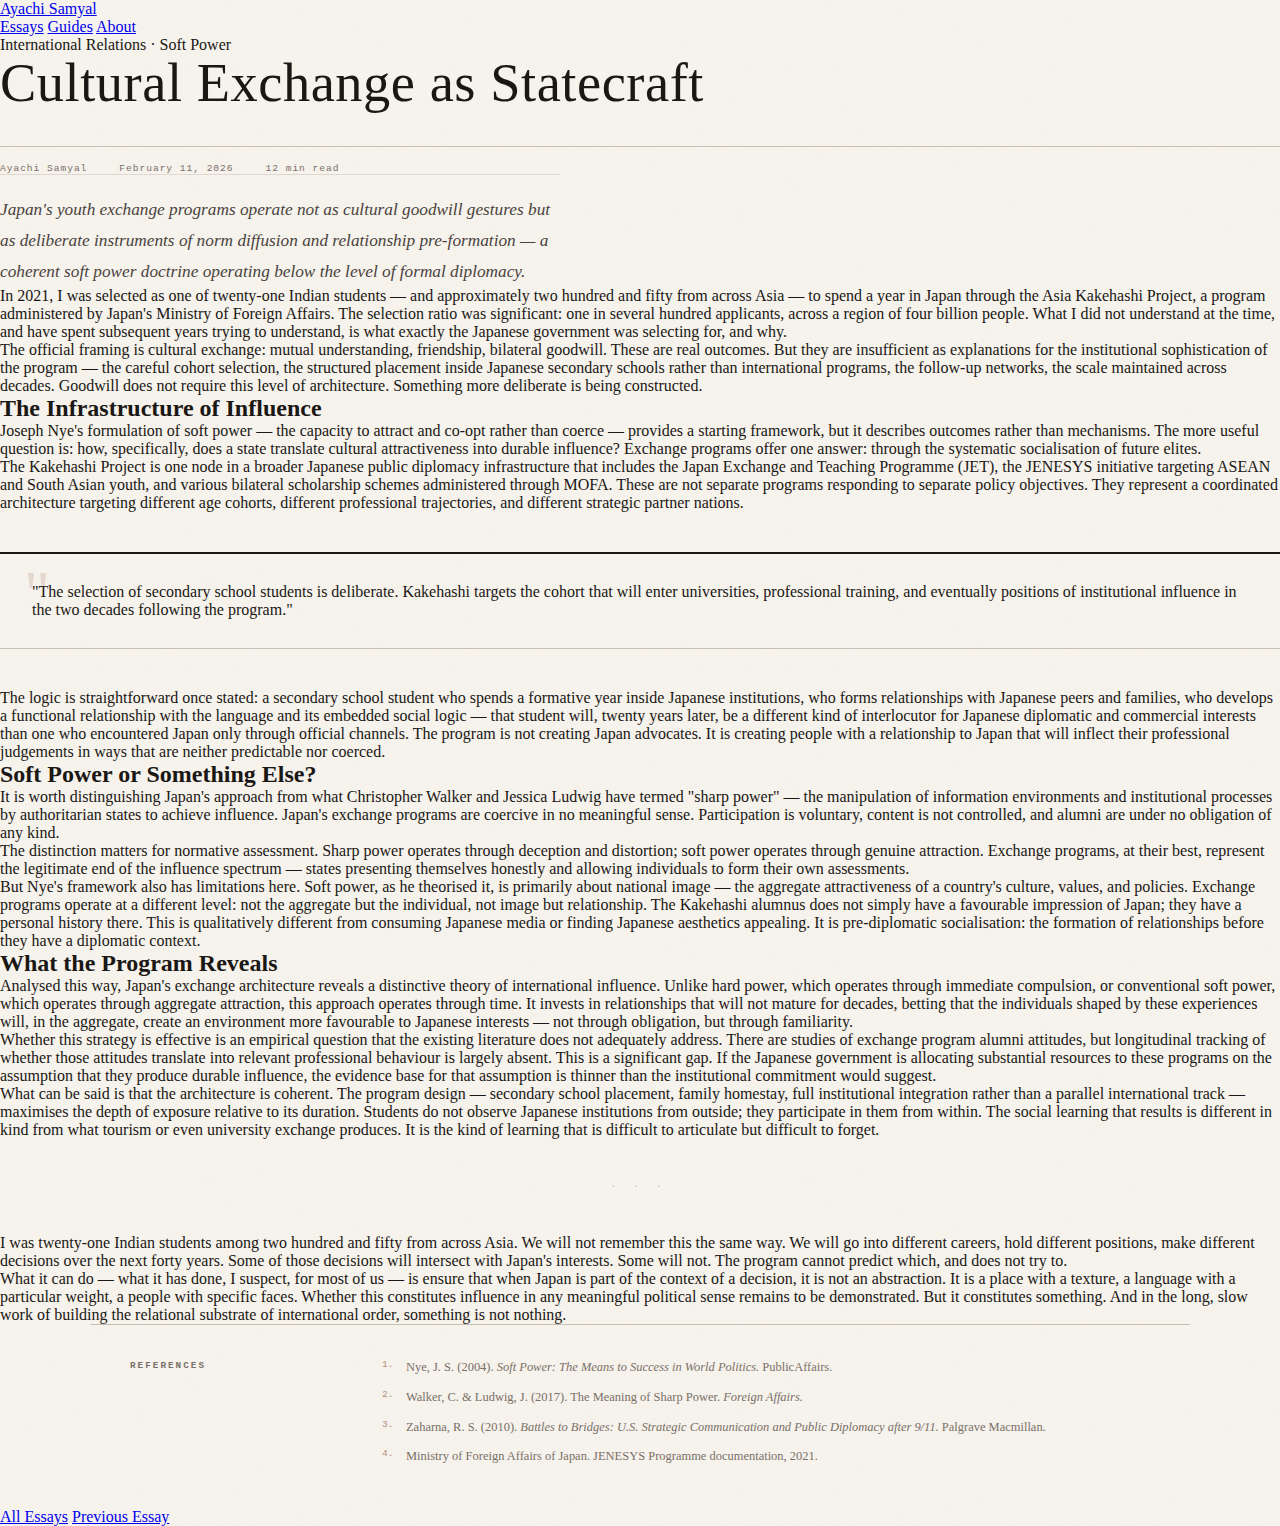
<file: essays/cultural-exchange-statecraft.html>
<!DOCTYPE html>
<html lang="en">
<head>
    <meta charset="UTF-8">
    <meta name="viewport" content="width=device-width, initial-scale=1.0">
    <title>Cultural Exchange as Statecraft | Ayachi Samyal</title>
    <meta name="description" content="A policy-grade analysis of cultural exchange as strategic infrastructure, elite formation, and long-term geopolitical influence.">
    <link rel="stylesheet" href="../assets/css/essays.css">
</head>
<body>
    <div class="reading-progress-bar"></div>
    <nav>
        <a href="../" class="logo">Ayachi Samyal</a>
        <div class="nav-links">
            <a href="../essays/" class="active">Essays</a>
            <a href="../guides/">Guides</a>
            <a href="../about.html">About</a>
        </div>
    </nav>

    <div class="essay-wrapper">
        <div class="essay-header">
            <div class="essay-category">International Relations · Soft Power</div>
            <h1 class="essay-title">Cultural Exchange as Statecraft</h1>
            <div class="essay-byline">
                <span class="author">Ayachi Samyal</span>
                <time datetime="2026-02-11">February 11, 2026</time>
                <span class="read-time">12 min read</span>
            </div>
        </div>

        <p class="essay-lede">
            Japan's youth exchange programs operate not as cultural goodwill gestures but as deliberate instruments of norm diffusion and relationship pre-formation — a coherent soft power doctrine operating below the level of formal diplomacy.
        </p>

        <div class="essay-body">

            <p>In 2021, I was selected as one of twenty-one Indian students — and approximately two hundred and fifty from across Asia — to spend a year in Japan through the Asia Kakehashi Project, a program administered by Japan's Ministry of Foreign Affairs. The selection ratio was significant: one in several hundred applicants, across a region of four billion people. What I did not understand at the time, and have spent subsequent years trying to understand, is what exactly the Japanese government was selecting for, and why.</p>

            <p>The official framing is cultural exchange: mutual understanding, friendship, bilateral goodwill. These are real outcomes. But they are insufficient as explanations for the institutional sophistication of the program — the careful cohort selection, the structured placement inside Japanese secondary schools rather than international programs, the follow-up networks, the scale maintained across decades. Goodwill does not require this level of architecture. Something more deliberate is being constructed.</p>

            <h2>The Infrastructure of Influence</h2>

            <p>Joseph Nye's formulation of soft power — the capacity to attract and co-opt rather than coerce — provides a starting framework, but it describes outcomes rather than mechanisms. The more useful question is: how, specifically, does a state translate cultural attractiveness into durable influence? Exchange programs offer one answer: through the systematic socialisation of future elites.</p>

            <p>The Kakehashi Project is one node in a broader Japanese public diplomacy infrastructure that includes the Japan Exchange and Teaching Programme (JET), the JENESYS initiative targeting ASEAN and South Asian youth, and various bilateral scholarship schemes administered through MOFA. These are not separate programs responding to separate policy objectives. They represent a coordinated architecture targeting different age cohorts, different professional trajectories, and different strategic partner nations.</p>

            <div class="pull-quote">
                "The selection of secondary school students is deliberate. Kakehashi targets the cohort that will enter universities, professional training, and eventually positions of institutional influence in the two decades following the program."
            </div>

            <p>The logic is straightforward once stated: a secondary school student who spends a formative year inside Japanese institutions, who forms relationships with Japanese peers and families, who develops a functional relationship with the language and its embedded social logic — that student will, twenty years later, be a different kind of interlocutor for Japanese diplomatic and commercial interests than one who encountered Japan only through official channels. The program is not creating Japan advocates. It is creating people with a relationship to Japan that will inflect their professional judgements in ways that are neither predictable nor coerced.</p>

            <h2>Soft Power or Something Else?</h2>

            <p>It is worth distinguishing Japan's approach from what Christopher Walker and Jessica Ludwig have termed "sharp power" — the manipulation of information environments and institutional processes by authoritarian states to achieve influence. Japan's exchange programs are coercive in no meaningful sense. Participation is voluntary, content is not controlled, and alumni are under no obligation of any kind.</p>

            <div class="essay-aside">
                The distinction matters for normative assessment. Sharp power operates through deception and distortion; soft power operates through genuine attraction. Exchange programs, at their best, represent the legitimate end of the influence spectrum — states presenting themselves honestly and allowing individuals to form their own assessments.
            </div>

            <p>But Nye's framework also has limitations here. Soft power, as he theorised it, is primarily about national image — the aggregate attractiveness of a country's culture, values, and policies. Exchange programs operate at a different level: not the aggregate but the individual, not image but relationship. The Kakehashi alumnus does not simply have a favourable impression of Japan; they have a personal history there. This is qualitatively different from consuming Japanese media or finding Japanese aesthetics appealing. It is pre-diplomatic socialisation: the formation of relationships before they have a diplomatic context.</p>

            <h2>What the Program Reveals</h2>

            <p>Analysed this way, Japan's exchange architecture reveals a distinctive theory of international influence. Unlike hard power, which operates through immediate compulsion, or conventional soft power, which operates through aggregate attraction, this approach operates through time. It invests in relationships that will not mature for decades, betting that the individuals shaped by these experiences will, in the aggregate, create an environment more favourable to Japanese interests — not through obligation, but through familiarity.</p>

            <p>Whether this strategy is effective is an empirical question that the existing literature does not adequately address. There are studies of exchange program alumni attitudes, but longitudinal tracking of whether those attitudes translate into relevant professional behaviour is largely absent. This is a significant gap. If the Japanese government is allocating substantial resources to these programs on the assumption that they produce durable influence, the evidence base for that assumption is thinner than the institutional commitment would suggest.</p>

            <p>What can be said is that the architecture is coherent. The program design — secondary school placement, family homestay, full institutional integration rather than a parallel international track — maximises the depth of exposure relative to its duration. Students do not observe Japanese institutions from outside; they participate in them from within. The social learning that results is different in kind from what tourism or even university exchange produces. It is the kind of learning that is difficult to articulate but difficult to forget.</p>

            <div class="section-rule">· · ·</div>

            <p>I was twenty-one Indian students among two hundred and fifty from across Asia. We will not remember this the same way. We will go into different careers, hold different positions, make different decisions over the next forty years. Some of those decisions will intersect with Japan's interests. Some will not. The program cannot predict which, and does not try to.</p>

            <p>What it can do — what it has done, I suspect, for most of us — is ensure that when Japan is part of the context of a decision, it is not an abstraction. It is a place with a texture, a language with a particular weight, a people with specific faces. Whether this constitutes influence in any meaningful political sense remains to be demonstrated. But it constitutes something. And in the long, slow work of building the relational substrate of international order, something is not nothing.</p>

        </div>

        <div class="footnotes">
            <h4>References</h4>
            <ol>
                <li>Nye, J. S. (2004). <em>Soft Power: The Means to Success in World Politics.</em> PublicAffairs.</li>
                <li>Walker, C. & Ludwig, J. (2017). The Meaning of Sharp Power. <em>Foreign Affairs.</em></li>
                <li>Zaharna, R. S. (2010). <em>Battles to Bridges: U.S. Strategic Communication and Public Diplomacy after 9/11.</em> Palgrave Macmillan.</li>
                <li>Ministry of Foreign Affairs of Japan. JENESYS Programme documentation, 2021.</li>
            </ol>
        </div>

        <div class="essay-nav">
            <a href="index.html" class="back">All Essays</a>
            <a href="cultural-exchange.html" class="forward">Previous Essay</a>
        </div>
    </div>

    <script>
    const bar = document.querySelector('.reading-progress-bar');
    if (bar) window.addEventListener('scroll', () => {
        bar.style.width = Math.min((window.scrollY / (document.documentElement.scrollHeight - window.innerHeight)) * 100, 100) + '%';
    });
    </script>
</body>
</html>
</file>
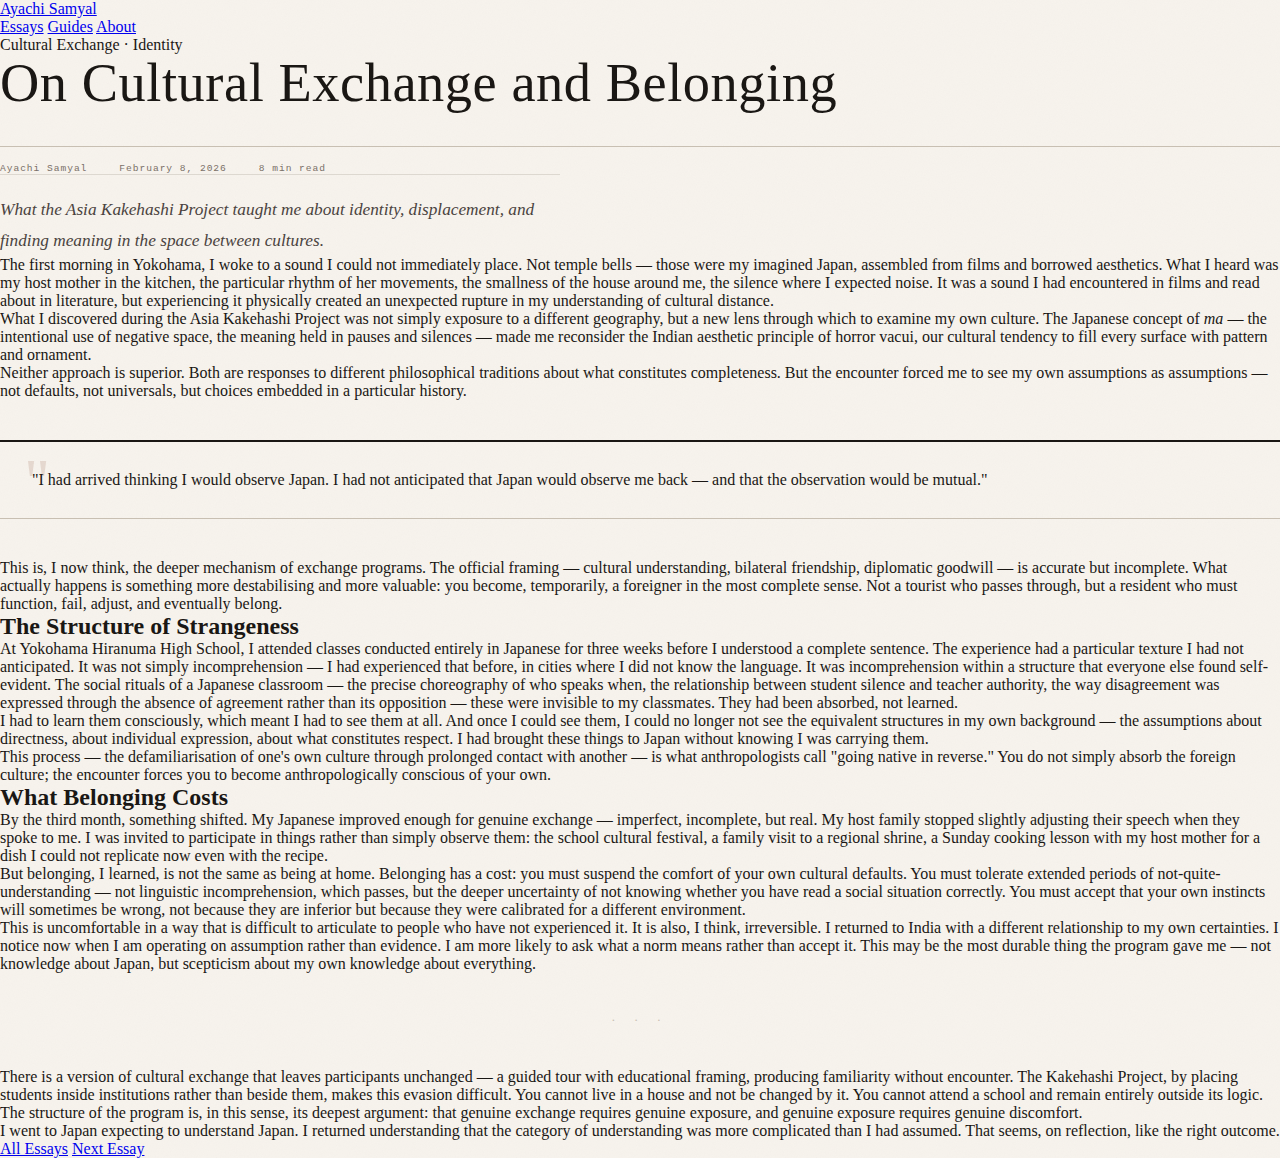
<file: essays/cultural-exchange.html>
<!DOCTYPE html>
<html lang="en">
<head>
    <meta charset="UTF-8">
    <meta name="viewport" content="width=device-width, initial-scale=1.0">
    <title>On Cultural Exchange and Belonging | Ayachi Samyal</title>
    <meta name="description" content="What the Asia Kakehashi Project taught me about identity, displacement, and finding meaning in the space between cultures.">
    <link rel="stylesheet" href="../assets/css/essays.css">
</head>
<body>
    <div class="reading-progress-bar"></div>

    <nav>
        <a href="../" class="logo">Ayachi Samyal</a>
        <div class="nav-links">
            <a href="../essays/" class="active">Essays</a>
            <a href="../guides/">Guides</a>
            <a href="../about.html">About</a>
        </div>
    </nav>

    <div class="essay-wrapper">

        <div class="essay-header">
            <div class="essay-category">Cultural Exchange · Identity</div>
            <h1 class="essay-title">On Cultural Exchange and Belonging</h1>
            <div class="essay-byline">
                <span class="author">Ayachi Samyal</span>
                <time datetime="2026-02-08">February 8, 2026</time>
                <span class="read-time">8 min read</span>
            </div>
        </div>

        <p class="essay-lede">
            What the Asia Kakehashi Project taught me about identity, displacement, and finding meaning in the space between cultures.
        </p>

        <div class="essay-body">

            <p>The first morning in Yokohama, I woke to a sound I could not immediately place. Not temple bells — those were my imagined Japan, assembled from films and borrowed aesthetics. What I heard was my host mother in the kitchen, the particular rhythm of her movements, the smallness of the house around me, the silence where I expected noise. It was a sound I had encountered in films and read about in literature, but experiencing it physically created an unexpected rupture in my understanding of cultural distance.</p>

            <p>What I discovered during the Asia Kakehashi Project was not simply exposure to a different geography, but a new lens through which to examine my own culture. The Japanese concept of <em>ma</em> — the intentional use of negative space, the meaning held in pauses and silences — made me reconsider the Indian aesthetic principle of horror vacui, our cultural tendency to fill every surface with pattern and ornament.</p>

            <p>Neither approach is superior. Both are responses to different philosophical traditions about what constitutes completeness. But the encounter forced me to see my own assumptions as assumptions — not defaults, not universals, but choices embedded in a particular history.</p>

            <div class="pull-quote">
                "I had arrived thinking I would observe Japan. I had not anticipated that Japan would observe me back — and that the observation would be mutual."
            </div>

            <p>This is, I now think, the deeper mechanism of exchange programs. The official framing — cultural understanding, bilateral friendship, diplomatic goodwill — is accurate but incomplete. What actually happens is something more destabilising and more valuable: you become, temporarily, a foreigner in the most complete sense. Not a tourist who passes through, but a resident who must function, fail, adjust, and eventually belong.</p>

            <h2>The Structure of Strangeness</h2>

            <p>At Yokohama Hiranuma High School, I attended classes conducted entirely in Japanese for three weeks before I understood a complete sentence. The experience had a particular texture I had not anticipated. It was not simply incomprehension — I had experienced that before, in cities where I did not know the language. It was incomprehension within a structure that everyone else found self-evident. The social rituals of a Japanese classroom — the precise choreography of who speaks when, the relationship between student silence and teacher authority, the way disagreement was expressed through the absence of agreement rather than its opposition — these were invisible to my classmates. They had been absorbed, not learned.</p>

            <p>I had to learn them consciously, which meant I had to see them at all. And once I could see them, I could no longer not see the equivalent structures in my own background — the assumptions about directness, about individual expression, about what constitutes respect. I had brought these things to Japan without knowing I was carrying them.</p>

            <div class="essay-aside">
                This process — the defamiliarisation of one's own culture through prolonged contact with another — is what anthropologists call "going native in reverse." You do not simply absorb the foreign culture; the encounter forces you to become anthropologically conscious of your own.
            </div>

            <h2>What Belonging Costs</h2>

            <p>By the third month, something shifted. My Japanese improved enough for genuine exchange — imperfect, incomplete, but real. My host family stopped slightly adjusting their speech when they spoke to me. I was invited to participate in things rather than simply observe them: the school cultural festival, a family visit to a regional shrine, a Sunday cooking lesson with my host mother for a dish I could not replicate now even with the recipe.</p>

            <p>But belonging, I learned, is not the same as being at home. Belonging has a cost: you must suspend the comfort of your own cultural defaults. You must tolerate extended periods of not-quite-understanding — not linguistic incomprehension, which passes, but the deeper uncertainty of not knowing whether you have read a social situation correctly. You must accept that your own instincts will sometimes be wrong, not because they are inferior but because they were calibrated for a different environment.</p>

            <p>This is uncomfortable in a way that is difficult to articulate to people who have not experienced it. It is also, I think, irreversible. I returned to India with a different relationship to my own certainties. I notice now when I am operating on assumption rather than evidence. I am more likely to ask what a norm means rather than accept it. This may be the most durable thing the program gave me — not knowledge about Japan, but scepticism about my own knowledge about everything.</p>

            <div class="section-rule">· · ·</div>

            <p>There is a version of cultural exchange that leaves participants unchanged — a guided tour with educational framing, producing familiarity without encounter. The Kakehashi Project, by placing students inside institutions rather than beside them, makes this evasion difficult. You cannot live in a house and not be changed by it. You cannot attend a school and remain entirely outside its logic. The structure of the program is, in this sense, its deepest argument: that genuine exchange requires genuine exposure, and genuine exposure requires genuine discomfort.</p>

            <p>I went to Japan expecting to understand Japan. I returned understanding that the category of understanding was more complicated than I had assumed. That seems, on reflection, like the right outcome.</p>

        </div>

        <div class="essay-nav">
            <a href="index.html" class="back">All Essays</a>
            <a href="what-living-in-japan.html" class="forward">Next Essay</a>
        </div>

    </div>

    <script>
    const bar = document.querySelector('.reading-progress-bar');
    if (bar) {
        window.addEventListener('scroll', () => {
            const pct = (window.scrollY / (document.documentElement.scrollHeight - window.innerHeight)) * 100;
            bar.style.width = Math.min(pct, 100) + '%';
        });
    }
    </script>
</body>
</html>
</file>
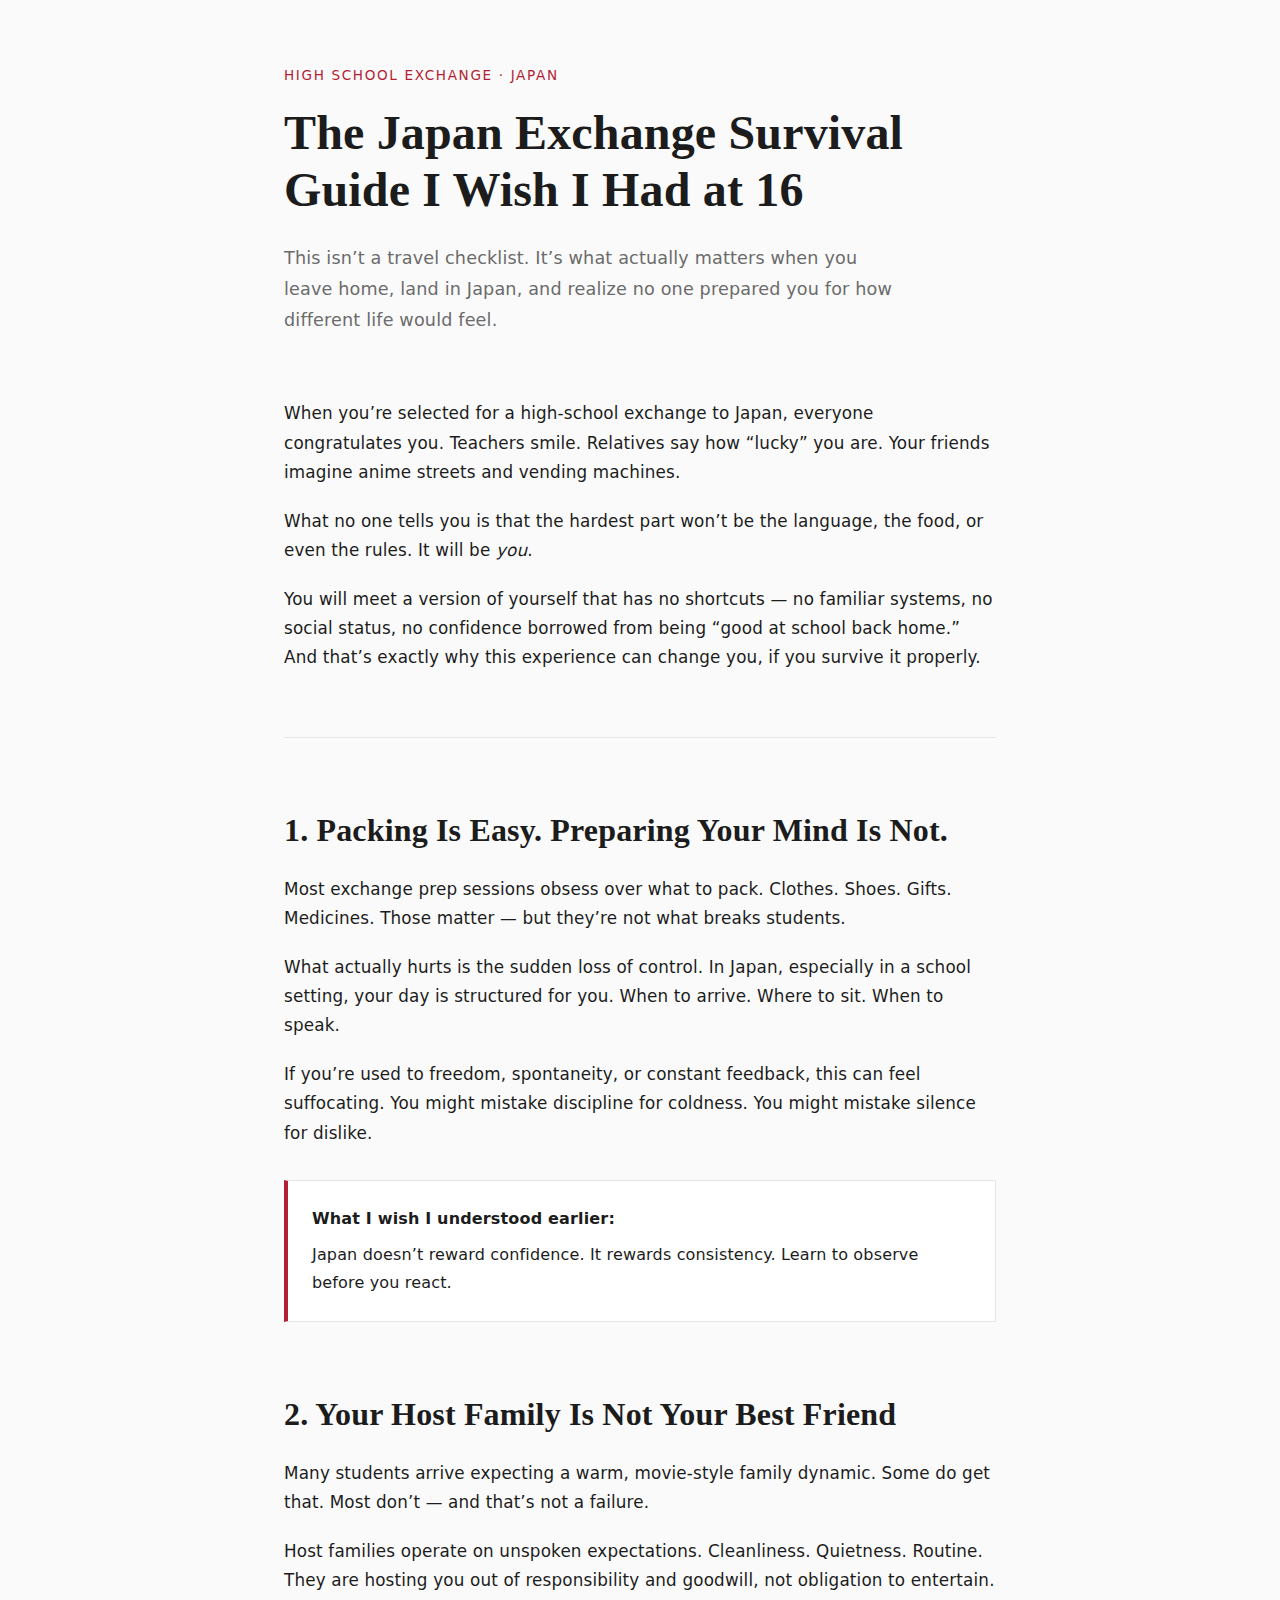
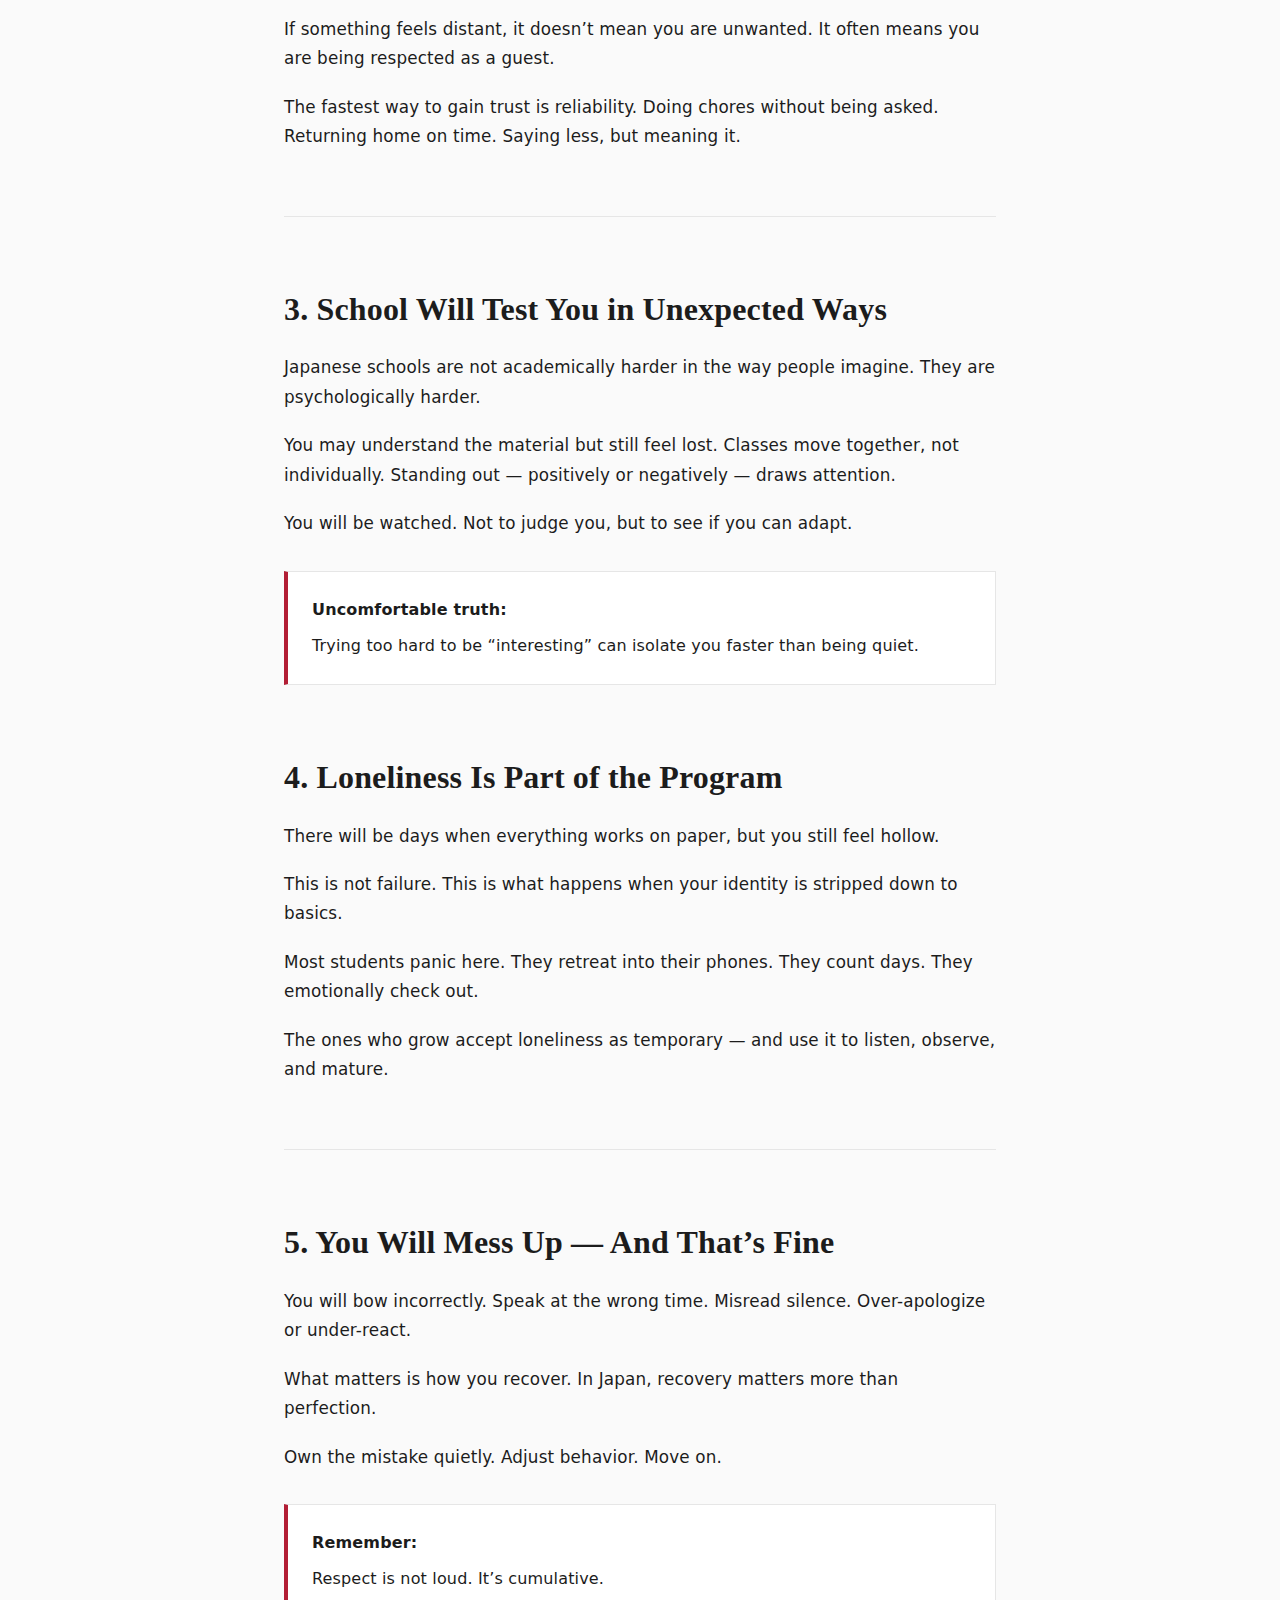
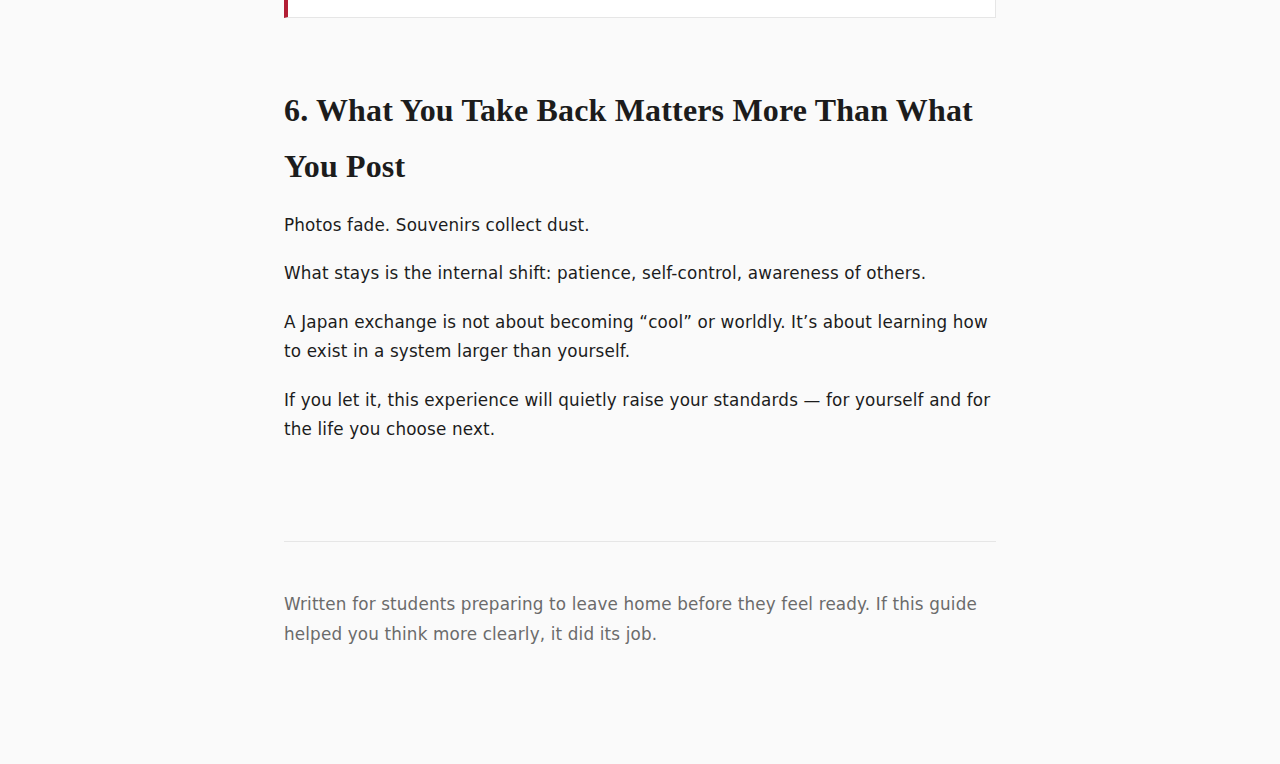
<file: essays/exchange-survival-guide-japan.html>
<!DOCTYPE html>
<html lang="en">
<head>
  <meta charset="UTF-8" />
  <meta name="viewport" content="width=device-width, initial-scale=1.0"/>
  <title>The Japan Exchange Survival Guide I Wish I Had at 16</title>

  <style>
    :root {
      --bg: #fafafa;
      --text: #1c1c1c;
      --muted: #6b6b6b;
      --accent: #b21e35;
      --card: #ffffff;
      --border: #e6e6e6;
    }

    * {
      box-sizing: border-box;
    }

    body {
      margin: 0;
      background: var(--bg);
      color: var(--text);
      font-family: "Inter", system-ui, -apple-system, BlinkMacSystemFont, sans-serif;
      line-height: 1.75;
      letter-spacing: 0.01em;
    }

    .container {
      max-width: 760px;
      margin: auto;
      padding: 4rem 1.5rem 6rem;
    }

    header {
      margin-bottom: 4rem;
    }

    .kicker {
      font-size: 0.85rem;
      color: var(--accent);
      letter-spacing: 0.12em;
      text-transform: uppercase;
      margin-bottom: 1rem;
    }

    h1 {
      font-family: "Playfair Display", serif;
      font-size: 3rem;
      line-height: 1.2;
      margin: 0 0 1.5rem;
    }

    .subtitle {
      font-size: 1.1rem;
      color: var(--muted);
      max-width: 620px;
    }

    section {
      margin-bottom: 4rem;
    }

    h2 {
      font-family: "Playfair Display", serif;
      font-size: 2rem;
      margin-bottom: 1rem;
    }

    p {
      margin-bottom: 1.2rem;
      font-size: 1.05rem;
    }

    .divider {
      height: 1px;
      background: var(--border);
      margin: 4rem 0;
    }

    .callout {
      background: var(--card);
      border: 1px solid var(--border);
      padding: 1.5rem;
      border-left: 4px solid var(--accent);
      margin: 2rem 0;
    }

    .callout strong {
      display: block;
      margin-bottom: 0.5rem;
    }

    footer {
      margin-top: 6rem;
      padding-top: 2rem;
      border-top: 1px solid var(--border);
      font-size: 0.9rem;
      color: var(--muted);
    }

    @media (max-width: 600px) {
      h1 {
        font-size: 2.2rem;
      }
      h2 {
        font-size: 1.6rem;
      }
    }
  </style>
</head>

<body>
  <main class="container">

    <header>
      <div class="kicker">High School Exchange · Japan</div>
      <h1>The Japan Exchange Survival Guide I Wish I Had at 16</h1>
      <p class="subtitle">
        This isn’t a travel checklist. It’s what actually matters when you leave home,
        land in Japan, and realize no one prepared you for how different life would feel.
      </p>
    </header>

    <section>
      <p>
        When you’re selected for a high-school exchange to Japan, everyone congratulates you.
        Teachers smile. Relatives say how “lucky” you are. Your friends imagine anime streets
        and vending machines.
      </p>

      <p>
        What no one tells you is that the hardest part won’t be the language, the food,
        or even the rules.
        It will be <em>you</em>.
      </p>

      <p>
        You will meet a version of yourself that has no shortcuts — no familiar systems,
        no social status, no confidence borrowed from being “good at school back home.”
        And that’s exactly why this experience can change you, if you survive it properly.
      </p>
    </section>

    <div class="divider"></div>

    <section>
      <h2>1. Packing Is Easy. Preparing Your Mind Is Not.</h2>

      <p>
        Most exchange prep sessions obsess over what to pack.
        Clothes. Shoes. Gifts. Medicines.
        Those matter — but they’re not what breaks students.
      </p>

      <p>
        What actually hurts is the sudden loss of control.
        In Japan, especially in a school setting, your day is structured for you.
        When to arrive. Where to sit. When to speak.
      </p>

      <p>
        If you’re used to freedom, spontaneity, or constant feedback, this can feel suffocating.
        You might mistake discipline for coldness.
        You might mistake silence for dislike.
      </p>

      <div class="callout">
        <strong>What I wish I understood earlier:</strong>
        Japan doesn’t reward confidence. It rewards consistency.
        Learn to observe before you react.
      </div>
    </section>

    <section>
      <h2>2. Your Host Family Is Not Your Best Friend</h2>

      <p>
        Many students arrive expecting a warm, movie-style family dynamic.
        Some do get that.
        Most don’t — and that’s not a failure.
      </p>

      <p>
        Host families operate on unspoken expectations.
        Cleanliness. Quietness. Routine.
        They are hosting you out of responsibility and goodwill, not obligation to entertain.
      </p>

      <p>
        If something feels distant, it doesn’t mean you are unwanted.
        It often means you are being respected as a guest.
      </p>

      <p>
        The fastest way to gain trust is reliability.
        Doing chores without being asked.
        Returning home on time.
        Saying less, but meaning it.
      </p>
    </section>

    <div class="divider"></div>

    <section>
      <h2>3. School Will Test You in Unexpected Ways</h2>

      <p>
        Japanese schools are not academically harder in the way people imagine.
        They are psychologically harder.
      </p>

      <p>
        You may understand the material but still feel lost.
        Classes move together, not individually.
        Standing out — positively or negatively — draws attention.
      </p>

      <p>
        You will be watched.
        Not to judge you, but to see if you can adapt.
      </p>

      <div class="callout">
        <strong>Uncomfortable truth:</strong>
        Trying too hard to be “interesting” can isolate you faster than being quiet.
      </div>
    </section>

    <section>
      <h2>4. Loneliness Is Part of the Program</h2>

      <p>
        There will be days when everything works on paper,
        but you still feel hollow.
      </p>

      <p>
        This is not failure.
        This is what happens when your identity is stripped down to basics.
      </p>

      <p>
        Most students panic here.
        They retreat into their phones.
        They count days.
        They emotionally check out.
      </p>

      <p>
        The ones who grow accept loneliness as temporary —
        and use it to listen, observe, and mature.
      </p>
    </section>

    <div class="divider"></div>

    <section>
      <h2>5. You Will Mess Up — And That’s Fine</h2>

      <p>
        You will bow incorrectly.
        Speak at the wrong time.
        Misread silence.
        Over-apologize or under-react.
      </p>

      <p>
        What matters is how you recover.
        In Japan, recovery matters more than perfection.
      </p>

      <p>
        Own the mistake quietly.
        Adjust behavior.
        Move on.
      </p>

      <div class="callout">
        <strong>Remember:</strong>
        Respect is not loud. It’s cumulative.
      </div>
    </section>

    <section>
      <h2>6. What You Take Back Matters More Than What You Post</h2>

      <p>
        Photos fade.
        Souvenirs collect dust.
      </p>

      <p>
        What stays is the internal shift:
        patience,
        self-control,
        awareness of others.
      </p>

      <p>
        A Japan exchange is not about becoming “cool” or worldly.
        It’s about learning how to exist in a system larger than yourself.
      </p>

      <p>
        If you let it,
        this experience will quietly raise your standards —
        for yourself and for the life you choose next.
      </p>
    </section>

    <footer>
      <p>
        Written for students preparing to leave home before they feel ready.
        If this guide helped you think more clearly, it did its job.
      </p>
    </footer>

  </main>

  <script>
    // intentionally minimal – focus is reading experience
    console.log("Japan Exchange Survival Guide loaded.");
  </script>
</body>
</html>
</file>
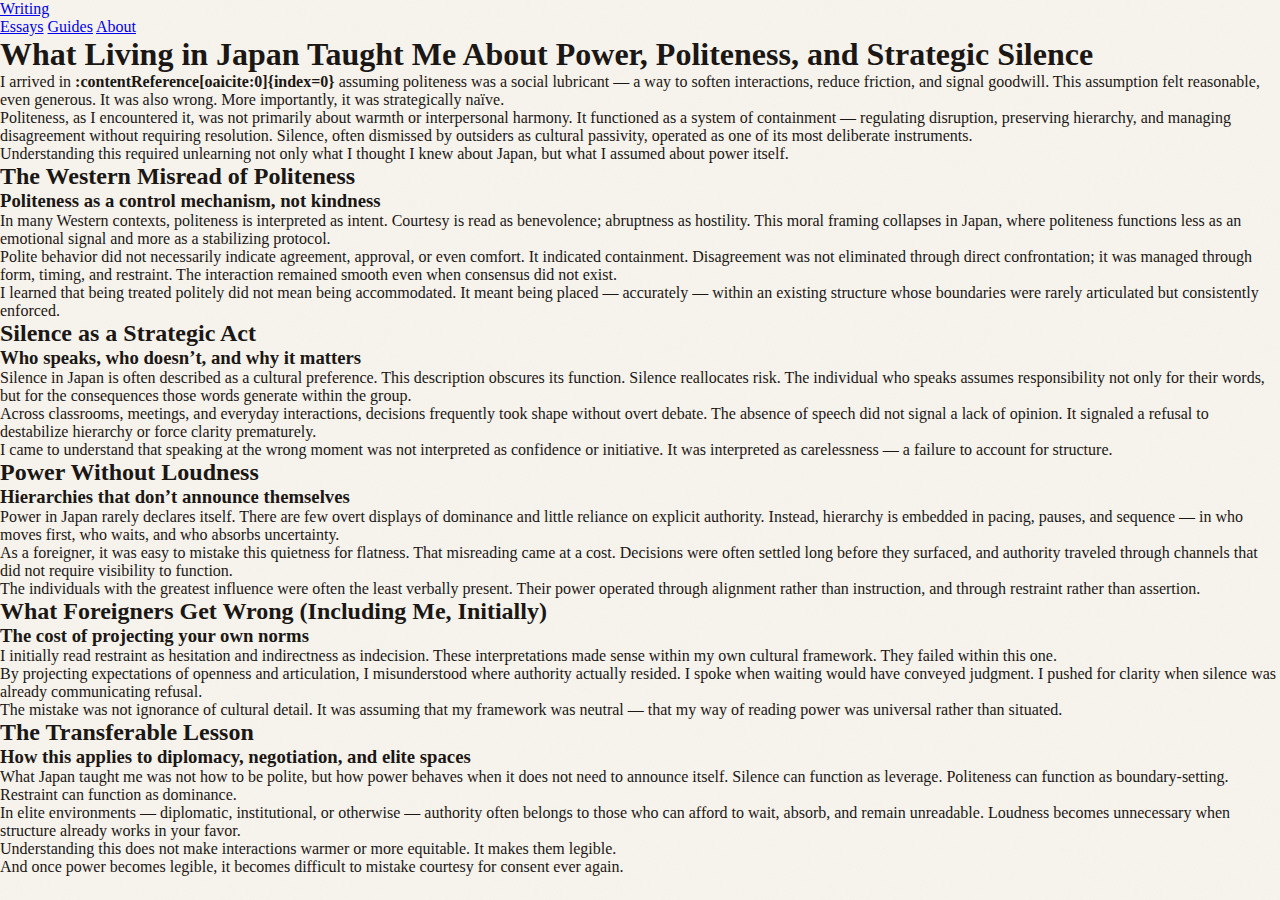
<file: essays/What-Living-in-Japan-Taught-Me-About-Power,-Politeness,-and-Strategic-Silence.html>
<!DOCTYPE html>
<html lang="en">
<head>
    <meta charset="UTF-8">
    <meta name="viewport" content="width=device-width, initial-scale=1.0">
    <title>On Cultural Exchange and Belonging | Ayachi Samyal</title>
    <link rel="stylesheet" href="../assets/css/global.css">
    <link rel="stylesheet" href="../assets/css/essays.css">
</head>
<body>
    <nav>
        <a href="../" class="logo">Writing</a>
        <div class="nav-links">
            <a href="../essays/">Essays</a>
            <a href="../guides/">Guides</a>
            <a href="../about.html">About</a>
        </div>
    </nav>

    <main>
        <article>
            <header>
               <h1>What Living in Japan Taught Me About Power, Politeness, and Strategic Silence</h1>

<p>
I arrived in <strong>:contentReference[oaicite:0]{index=0}</strong> assuming politeness was a social lubricant — a way to soften interactions, reduce friction, and signal goodwill. This assumption felt reasonable, even generous. It was also wrong. More importantly, it was strategically naïve.
</p>

<p>
Politeness, as I encountered it, was not primarily about warmth or interpersonal harmony. It functioned as a system of containment — regulating disruption, preserving hierarchy, and managing disagreement without requiring resolution. Silence, often dismissed by outsiders as cultural passivity, operated as one of its most deliberate instruments.
</p>

<p>
Understanding this required unlearning not only what I thought I knew about Japan, but what I assumed about power itself.
</p>

<h2>The Western Misread of Politeness</h2>

<h3>Politeness as a control mechanism, not kindness</h3>

<p>
In many Western contexts, politeness is interpreted as intent. Courtesy is read as benevolence; abruptness as hostility. This moral framing collapses in Japan, where politeness functions less as an emotional signal and more as a stabilizing protocol.
</p>

<p>
Polite behavior did not necessarily indicate agreement, approval, or even comfort. It indicated containment. Disagreement was not eliminated through direct confrontation; it was managed through form, timing, and restraint. The interaction remained smooth even when consensus did not exist.
</p>

<p>
I learned that being treated politely did not mean being accommodated. It meant being placed — accurately — within an existing structure whose boundaries were rarely articulated but consistently enforced.
</p>

<h2>Silence as a Strategic Act</h2>

<h3>Who speaks, who doesn’t, and why it matters</h3>

<p>
Silence in Japan is often described as a cultural preference. This description obscures its function. Silence reallocates risk. The individual who speaks assumes responsibility not only for their words, but for the consequences those words generate within the group.
</p>

<p>
Across classrooms, meetings, and everyday interactions, decisions frequently took shape without overt debate. The absence of speech did not signal a lack of opinion. It signaled a refusal to destabilize hierarchy or force clarity prematurely.
</p>

<p>
I came to understand that speaking at the wrong moment was not interpreted as confidence or initiative. It was interpreted as carelessness — a failure to account for structure.
</p>

<h2>Power Without Loudness</h2>

<h3>Hierarchies that don’t announce themselves</h3>

<p>
Power in Japan rarely declares itself. There are few overt displays of dominance and little reliance on explicit authority. Instead, hierarchy is embedded in pacing, pauses, and sequence — in who moves first, who waits, and who absorbs uncertainty.
</p>

<p>
As a foreigner, it was easy to mistake this quietness for flatness. That misreading came at a cost. Decisions were often settled long before they surfaced, and authority traveled through channels that did not require visibility to function.
</p>

<p>
The individuals with the greatest influence were often the least verbally present. Their power operated through alignment rather than instruction, and through restraint rather than assertion.
</p>

<h2>What Foreigners Get Wrong (Including Me, Initially)</h2>

<h3>The cost of projecting your own norms</h3>

<p>
I initially read restraint as hesitation and indirectness as indecision. These interpretations made sense within my own cultural framework. They failed within this one.
</p>

<p>
By projecting expectations of openness and articulation, I misunderstood where authority actually resided. I spoke when waiting would have conveyed judgment. I pushed for clarity when silence was already communicating refusal.
</p>

<p>
The mistake was not ignorance of cultural detail. It was assuming that my framework was neutral — that my way of reading power was universal rather than situated.
</p>

<h2>The Transferable Lesson</h2>

<h3>How this applies to diplomacy, negotiation, and elite spaces</h3>

<p>
What Japan taught me was not how to be polite, but how power behaves when it does not need to announce itself. Silence can function as leverage. Politeness can function as boundary-setting. Restraint can function as dominance.
</p>

<p>
In elite environments — diplomatic, institutional, or otherwise — authority often belongs to those who can afford to wait, absorb, and remain unreadable. Loudness becomes unnecessary when structure already works in your favor.
</p>

<p>
Understanding this does not make interactions warmer or more equitable. It makes them legible.
</p>

<p>
And once power becomes legible, it becomes difficult to mistake courtesy for consent ever again.
</p>

        </article>
    </main>
</body>
</html>
</file>
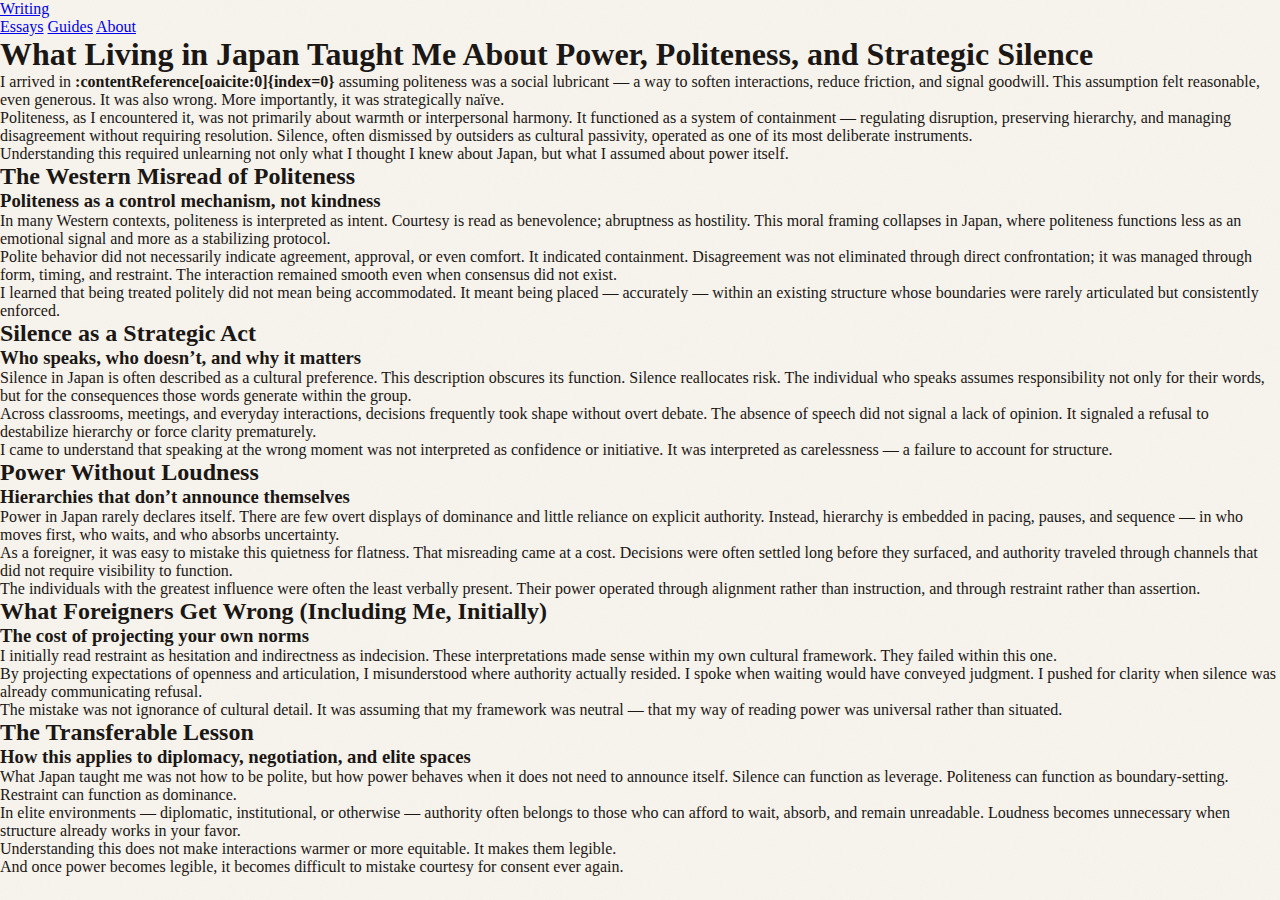
<file: essays/what-living-in-japan.html>
<!DOCTYPE html>
<html lang="en">
<head>
    <meta charset="UTF-8">
    <meta name="viewport" content="width=device-width, initial-scale=1.0">
    <title>What Living in Japan Taught Me About Power, Politeness, and Strategic Silence | Ayachi Samyal</title>
    <link rel="stylesheet" href="../assets/css/global.css">
    <link rel="stylesheet" href="../assets/css/essays.css">
</head>
<body>
    <nav>
        <a href="../" class="logo">Writing</a>
        <div class="nav-links">
            <a href="../essays/">Essays</a>
            <a href="../guides/">Guides</a>
            <a href="../about.html">About</a>
        </div>
    </nav>

    <main>
        <article>
            <header>
               <h1>What Living in Japan Taught Me About Power, Politeness, and Strategic Silence</h1>

<p>
I arrived in <strong>:contentReference[oaicite:0]{index=0}</strong> assuming politeness was a social lubricant — a way to soften interactions, reduce friction, and signal goodwill. This assumption felt reasonable, even generous. It was also wrong. More importantly, it was strategically naïve.
</p>

<p>
Politeness, as I encountered it, was not primarily about warmth or interpersonal harmony. It functioned as a system of containment — regulating disruption, preserving hierarchy, and managing disagreement without requiring resolution. Silence, often dismissed by outsiders as cultural passivity, operated as one of its most deliberate instruments.
</p>

<p>
Understanding this required unlearning not only what I thought I knew about Japan, but what I assumed about power itself.
</p>

<h2>The Western Misread of Politeness</h2>

<h3>Politeness as a control mechanism, not kindness</h3>

<p>
In many Western contexts, politeness is interpreted as intent. Courtesy is read as benevolence; abruptness as hostility. This moral framing collapses in Japan, where politeness functions less as an emotional signal and more as a stabilizing protocol.
</p>

<p>
Polite behavior did not necessarily indicate agreement, approval, or even comfort. It indicated containment. Disagreement was not eliminated through direct confrontation; it was managed through form, timing, and restraint. The interaction remained smooth even when consensus did not exist.
</p>

<p>
I learned that being treated politely did not mean being accommodated. It meant being placed — accurately — within an existing structure whose boundaries were rarely articulated but consistently enforced.
</p>

<h2>Silence as a Strategic Act</h2>

<h3>Who speaks, who doesn’t, and why it matters</h3>

<p>
Silence in Japan is often described as a cultural preference. This description obscures its function. Silence reallocates risk. The individual who speaks assumes responsibility not only for their words, but for the consequences those words generate within the group.
</p>

<p>
Across classrooms, meetings, and everyday interactions, decisions frequently took shape without overt debate. The absence of speech did not signal a lack of opinion. It signaled a refusal to destabilize hierarchy or force clarity prematurely.
</p>

<p>
I came to understand that speaking at the wrong moment was not interpreted as confidence or initiative. It was interpreted as carelessness — a failure to account for structure.
</p>

<h2>Power Without Loudness</h2>

<h3>Hierarchies that don’t announce themselves</h3>

<p>
Power in Japan rarely declares itself. There are few overt displays of dominance and little reliance on explicit authority. Instead, hierarchy is embedded in pacing, pauses, and sequence — in who moves first, who waits, and who absorbs uncertainty.
</p>

<p>
As a foreigner, it was easy to mistake this quietness for flatness. That misreading came at a cost. Decisions were often settled long before they surfaced, and authority traveled through channels that did not require visibility to function.
</p>

<p>
The individuals with the greatest influence were often the least verbally present. Their power operated through alignment rather than instruction, and through restraint rather than assertion.
</p>

<h2>What Foreigners Get Wrong (Including Me, Initially)</h2>

<h3>The cost of projecting your own norms</h3>

<p>
I initially read restraint as hesitation and indirectness as indecision. These interpretations made sense within my own cultural framework. They failed within this one.
</p>

<p>
By projecting expectations of openness and articulation, I misunderstood where authority actually resided. I spoke when waiting would have conveyed judgment. I pushed for clarity when silence was already communicating refusal.
</p>

<p>
The mistake was not ignorance of cultural detail. It was assuming that my framework was neutral — that my way of reading power was universal rather than situated.
</p>

<h2>The Transferable Lesson</h2>

<h3>How this applies to diplomacy, negotiation, and elite spaces</h3>

<p>
What Japan taught me was not how to be polite, but how power behaves when it does not need to announce itself. Silence can function as leverage. Politeness can function as boundary-setting. Restraint can function as dominance.
</p>

<p>
In elite environments — diplomatic, institutional, or otherwise — authority often belongs to those who can afford to wait, absorb, and remain unreadable. Loudness becomes unnecessary when structure already works in your favor.
</p>

<p>
Understanding this does not make interactions warmer or more equitable. It makes them legible.
</p>

<p>
And once power becomes legible, it becomes difficult to mistake courtesy for consent ever again.
</p>

        </article>
    </main>
</body>
</html>
</file>
<file: assets/css/essays.css>
/* ══════════════════════════════════════════════════
   KAISHI — Ink-on-paper editorial aesthetic
   Ayachi Samyal · Essays
══════════════════════════════════════════════════ */

/* IMPORTS via HTML head:
   IM Fell English, Shippori Mincho, Libre Baskerville, Space Mono
*/

:root {
  --ink:      #1a1714;
  --paper:    #f7f3ed;
  --aged:     #ede7dd;
  --terra:    #8b4a2f;
  --terra-lt: #c47a5a;
  --muted:    #7a7068;
  --rule:     #c8bfb2;
  --rule-lt:  #ddd8d0;
  --shadow:   rgba(26,23,20,0.12);
  --max:      720px;
  --max-wide: 1100px;
}

*, *::before, *::after { box-sizing: border-box; margin: 0; padding: 0; }
html { scroll-behavior: smooth; }

body {
  background: var(--paper);
  color: var(--ink);
  font-family: 'Libre Baskerville', Georgia, serif;
  -webkit-font-smoothing: antialiased;
  background-image: url("data:image/svg+xml,%3Csvg xmlns='http://www.w3.org/2000/svg' width='300' height='300'%3E%3Cfilter id='n'%3E%3CfeTurbulence type='fractalNoise' baseFrequency='0.85' numOctaves='4' stitchTiles='stitch'/%3E%3CfeColorMatrix type='saturate' values='0.3'/%3E%3C/filter%3E%3Crect width='300' height='300' filter='url(%23n)' opacity='0.035'/%3E%3C/svg%3E");
}

/* ── READING PROGRESS ─────────────────── */
.reading-progress-bar {
  position: fixed;
  top: 0;
  left: 0;
  height: 2px;
  width: 0%;
  background: var(--terra);
  z-index: 9999;
  transition: width 0.1s linear;
}

/* ── MASTHEAD / NAV ───────────────────── */
.site-masthead {
  border-bottom: 3px double var(--ink);
  max-width: var(--max-wide);
  margin: 0 auto;
}

.masthead-bar {
  display: flex;
  align-items: center;
  justify-content: space-between;
  padding: 1rem 2.5rem 0.7rem;
  border-bottom: 1px solid var(--rule);
}

.masthead-brand {
  font-family: 'IM Fell English', serif;
  font-size: 1.3rem;
  font-weight: 400;
  letter-spacing: 0.1em;
  text-transform: uppercase;
  color: var(--ink);
  text-decoration: none;
}

.masthead-brand small {
  display: block;
  font-family: 'Shippori Mincho', serif;
  font-size: 0.65rem;
  letter-spacing: 0.35em;
  color: var(--muted);
  font-style: normal;
  margin-bottom: 0.1rem;
}

.masthead-links {
  display: flex;
  gap: 0;
}

.masthead-links a {
  font-family: 'Space Mono', monospace;
  font-size: 0.58rem;
  letter-spacing: 0.2em;
  text-transform: uppercase;
  color: var(--muted);
  text-decoration: none;
  padding: 0.3rem 1.2rem;
  border-left: 1px solid var(--rule);
  transition: color 0.2s;
}
.masthead-links a:last-child { border-right: 1px solid var(--rule); }
.masthead-links a:hover,
.masthead-links a.active { color: var(--terra); }

/* ── ESSAY HEADER ─────────────────────── */
.essay-header-wrap {
  max-width: var(--max-wide);
  margin: 0 auto;
  display: grid;
  grid-template-columns: 1fr 280px;
  border-bottom: 2px solid var(--ink);
}

.essay-header-main {
  padding: 3.5rem 3rem 3rem 2.5rem;
  border-right: 1px solid var(--rule);
}

.essay-header-rail {
  padding: 3rem 2.5rem 2.5rem 2rem;
  display: flex;
  flex-direction: column;
  justify-content: space-between;
}

/* Rubric / category */
.essay-rubric {
  font-family: 'Space Mono', monospace;
  font-size: 0.58rem;
  letter-spacing: 0.22em;
  text-transform: uppercase;
  color: var(--terra);
  margin-bottom: 1.2rem;
  display: flex;
  align-items: center;
  gap: 0.8rem;
}
.essay-rubric::before {
  content: '§';
  font-family: 'IM Fell English', serif;
  font-size: 1rem;
  color: var(--terra);
  opacity: 0.5;
  font-style: italic;
}

/* Title */
.essay-title {
  font-family: 'IM Fell English', serif;
  font-size: clamp(2rem, 5vw, 3.4rem);
  font-weight: 400;
  line-height: 1.1;
  color: var(--ink);
  letter-spacing: 0.01em;
  margin-bottom: 1.4rem;
}

/* Lede */
.essay-lede {
  font-family: 'Libre Baskerville', serif;
  font-style: italic;
  font-size: 1.08rem;
  line-height: 1.8;
  color: #4a4340;
  border-top: 1px solid var(--rule-lt);
  padding-top: 1.2rem;
  max-width: 560px;
}

/* Byline strip */
.essay-byline {
  margin-top: 2rem;
  padding-top: 1rem;
  border-top: 1px solid var(--rule);
  display: flex;
  gap: 2rem;
  font-family: 'Space Mono', monospace;
  font-size: 0.6rem;
  letter-spacing: 0.1em;
  color: var(--muted);
}

/* Rail / sidebar */
.rail-ornament {
  font-family: 'Shippori Mincho', serif;
  font-size: 5rem;
  color: var(--ink);
  opacity: 0.06;
  line-height: 1;
  display: block;
  margin-bottom: 0.5rem;
}

.rail-notes {
  font-family: 'Space Mono', monospace;
  font-size: 0.58rem;
  letter-spacing: 0.06em;
  color: var(--muted);
  line-height: 2;
}

.rail-stamp {
  display: inline-block;
  font-family: 'Space Mono', monospace;
  font-size: 0.55rem;
  font-weight: 700;
  letter-spacing: 0.22em;
  text-transform: uppercase;
  color: var(--terra);
  border: 1.5px solid var(--terra);
  padding: 0.3rem 0.9rem;
  filter: url(#ink-bleed);
  opacity: 0.8;
  margin-top: 1.5rem;
}

/* ── ESSAY BODY ───────────────────────── */
.essay-column {
  display: grid;
  grid-template-columns: 1fr 220px;
  gap: 0;
  max-width: var(--max-wide);
  margin: 0 auto;
  border-bottom: 1px solid var(--rule);
}

.essay-text {
  padding: 3.5rem 3rem 4rem 2.5rem;
  border-right: 1px solid var(--rule);
}

.essay-text p {
  font-family: 'Libre Baskerville', serif;
  font-size: 1.02rem;
  line-height: 2;
  color: var(--ink);
  margin-bottom: 1.8rem;
  max-width: 60ch;
}

.essay-text p em {
  font-style: italic;
  color: #3a2e28;
}

.essay-text h2 {
  font-family: 'IM Fell English', serif;
  font-size: 1.5rem;
  font-weight: 400;
  line-height: 1.25;
  color: var(--ink);
  margin: 3rem 0 1.2rem;
  letter-spacing: 0.02em;
}

.essay-text h2::before {
  content: '§ ';
  color: var(--terra);
  opacity: 0.4;
  font-style: italic;
}

/* ── PULL QUOTE ───────────────────────── */
.pull-quote {
  margin: 2.5rem 0;
  padding: 1.8rem 2rem;
  border-top: 2px solid var(--ink);
  border-bottom: 1px solid var(--rule);
  position: relative;
}

.pull-quote::before {
  content: '"';
  font-family: 'IM Fell English', serif;
  font-size: 4rem;
  color: var(--terra);
  opacity: 0.15;
  position: absolute;
  top: 0.5rem;
  left: 1.5rem;
  line-height: 1;
}

.pull-quote p {
  font-family: 'IM Fell English', serif !important;
  font-style: italic !important;
  font-size: 1.3rem !important;
  line-height: 1.55 !important;
  color: var(--ink) !important;
  margin: 0 !important;
  max-width: 100% !important;
}

/* ── STRUCTURAL ASIDE ─────────────────── */
.essay-aside-box {
  margin: 2.5rem 0;
  padding: 1.5rem 1.8rem;
  background: var(--aged);
  border-left: 3px solid var(--terra);
}

.essay-aside-box p {
  font-size: 0.88rem !important;
  line-height: 1.85 !important;
  color: var(--muted) !important;
  font-style: italic !important;
  margin: 0 !important;
}

/* ── SECTION RULE ─────────────────────── */
.section-rule {
  text-align: center;
  color: var(--rule);
  letter-spacing: 0.6em;
  font-size: 0.8rem;
  margin: 2.5rem 0;
  user-select: none;
}

/* ── STRUCTURAL BREAKDOWN ─────────────── */
.structural-breakdown {
  margin: 2.5rem 0;
  padding: 1.5rem 1.8rem;
  border: 1px solid var(--rule);
  background: var(--paper);
  position: relative;
}

.structural-breakdown::before {
  content: 'ANALYSIS';
  position: absolute;
  top: -0.65rem;
  left: 1.5rem;
  background: var(--paper);
  padding: 0 0.5rem;
  font-family: 'Space Mono', monospace;
  font-size: 0.55rem;
  letter-spacing: 0.25em;
  color: var(--muted);
}

.structural-breakdown h4 {
  font-family: 'IM Fell English', serif;
  font-size: 1.05rem;
  font-weight: 400;
  color: var(--ink);
  margin-bottom: 0.8rem;
}

.structural-breakdown p {
  font-size: 0.84rem !important;
  line-height: 1.8 !important;
  color: var(--muted) !important;
  margin-bottom: 0.6rem !important;
}

/* ── ESSAY MARGIN RAIL ────────────────── */
.essay-margin {
  padding: 3.5rem 0 4rem 2rem;
}

.margin-item {
  margin-bottom: 2.5rem;
  padding-bottom: 2rem;
  border-bottom: 1px solid var(--rule-lt);
}

.margin-label {
  font-family: 'Space Mono', monospace;
  font-size: 0.55rem;
  letter-spacing: 0.22em;
  text-transform: uppercase;
  color: var(--muted);
  margin-bottom: 0.7rem;
}

.margin-text {
  font-family: 'Libre Baskerville', serif;
  font-style: italic;
  font-size: 0.78rem;
  line-height: 1.8;
  color: var(--muted);
}

.margin-kanji {
  font-family: 'Shippori Mincho', serif;
  font-size: 3rem;
  color: var(--ink);
  opacity: 0.07;
  display: block;
  margin-top: 1rem;
  line-height: 1;
}

/* ── ESSAY PHOTO ──────────────────────── */
.essay-photo {
  margin: 2.5rem 0;
  position: relative;
}

.essay-photo img {
  width: 100%;
  display: block;
  filter: saturate(0.7) contrast(1.05);
}

.essay-photo figcaption {
  font-family: 'Space Mono', monospace;
  font-size: 0.58rem;
  letter-spacing: 0.08em;
  color: var(--muted);
  margin-top: 0.6rem;
  font-style: italic;
}

/* ── FOOTNOTES ────────────────────────── */
.footnotes {
  max-width: var(--max-wide);
  margin: 0 auto;
  padding: 2rem 2.5rem;
  border-top: 1px solid var(--rule);
  display: grid;
  grid-template-columns: 220px 1fr;
  gap: 2rem;
}

.footnotes h4 {
  font-family: 'Space Mono', monospace;
  font-size: 0.58rem;
  letter-spacing: 0.22em;
  text-transform: uppercase;
  color: var(--muted);
  padding-top: 0.2rem;
}

.footnotes ol {
  list-style: none;
  counter-reset: fn;
}

.footnotes li {
  counter-increment: fn;
  font-family: 'Libre Baskerville', serif;
  font-size: 0.78rem;
  line-height: 1.75;
  color: var(--muted);
  margin-bottom: 0.5rem;
  padding-left: 1.5rem;
  position: relative;
}
.footnotes li::before {
  content: counter(fn) '.';
  position: absolute;
  left: 0;
  font-family: 'Space Mono', monospace;
  font-size: 0.6rem;
  color: var(--terra);
  opacity: 0.6;
}

/* ── ESSAY NAV ────────────────────────── */
.essay-footer-nav {
  max-width: var(--max-wide);
  margin: 0 auto;
  padding: 1.5rem 2.5rem;
  border-top: 3px double var(--ink);
  display: flex;
  justify-content: space-between;
  align-items: center;
}

.essay-footer-nav a {
  font-family: 'Space Mono', monospace;
  font-size: 0.6rem;
  letter-spacing: 0.18em;
  text-transform: uppercase;
  color: var(--muted);
  text-decoration: none;
  transition: color 0.2s;
  display: flex;
  align-items: center;
  gap: 0.5rem;
}
.essay-footer-nav a:hover { color: var(--terra); }

.essay-footer-nav .brand {
  font-family: 'IM Fell English', serif;
  font-size: 0.95rem;
  letter-spacing: 0.1em;
  text-transform: uppercase;
  color: var(--ink);
  text-decoration: none;
}

/* ── RESPONSIVE ───────────────────────── */
@media (max-width: 880px) {
  .essay-header-wrap {
    grid-template-columns: 1fr;
  }
  .essay-header-rail { display: none; }
  .essay-header-main { padding: 2.5rem 1.5rem 2rem; border-right: none; }

  .essay-column { grid-template-columns: 1fr; }
  .essay-text { padding: 2.5rem 1.5rem 3rem; border-right: none; }
  .essay-margin { display: none; }

  .footnotes { grid-template-columns: 1fr; gap: 1rem; padding: 1.5rem; }
  .essay-footer-nav { padding: 1.5rem; }
  .masthead-bar { padding: 1rem 1.5rem; }
  .masthead-links a { padding: 0.3rem 0.8rem; }
}
</file>
<file: assets/css/editorial.css>
/* ============================================
   EDITORIAL MINIMALISM — Ayachi Samyal
   Homepage + Essays + Projects
   ============================================ */

@import url('https://fonts.googleapis.com/css2?family=EB+Garamond:ital,wght@0,400;0,500;0,600;1,400&family=Inter:wght@300;400;500;600&family=Playfair+Display:ital,wght@0,400;0,600;0,700;1,400&display=swap');

/* ── VARIABLES ─────────────────────────── */
:root {
  --ink:        #1a1a1a;
  --ink-mid:    #3d3d3d;
  --ink-soft:   #6b6b6b;
  --paper:      #FAF7F2;
  --rule:       #E0DDD8;
  --accent:     #8B1A1A;
  
  --serif:      'EB Garamond', Georgia, serif;
  --sans:       'Inter', system-ui, sans-serif;
  --display:    'Playfair Display', Georgia, serif;
  
  --max-prose:  680px;
  --max-wide:   1100px;
  --rhythm:     60px;
}

/* ── RESET ────────────────────────────── */
*, *::before, *::after { box-sizing: border-box; margin: 0; padding: 0; }
html { font-size: 18px; -webkit-font-smoothing: antialiased; scroll-behavior: smooth; }
body {
  font-family: var(--serif);
  background: var(--paper);
  color: var(--ink);
  line-height: 1.75;
  min-height: 100vh;
}

/* ── GLOBAL NAV ───────────────────────── */
.global-nav {
  position: sticky; top: 0; z-index: 100;
  background: var(--paper);
  border-bottom: 1px solid var(--rule);
  padding: 0 5%;
  display: flex;
  justify-content: space-between;
  align-items: center;
  height: 60px;
}

.nav-logo {
  font-family: var(--sans);
  font-size: 11px;
  font-weight: 600;
  letter-spacing: 0.18em;
  text-transform: uppercase;
  text-decoration: none;
  color: var(--ink);
  transition: color 0.2s;
}
.nav-logo:hover { color: var(--accent); }

.nav-links {
  display: flex;
  gap: 2.5rem;
  align-items: center;
}

.nav-link {
  font-family: var(--sans);
  font-size: 12px;
  font-weight: 500;
  letter-spacing: 0.08em;
  text-transform: uppercase;
  text-decoration: none;
  color: var(--ink-soft);
  transition: color 0.2s;
  position: relative;
  padding-bottom: 2px;
}

.nav-link::after {
  content: '';
  position: absolute;
  bottom: -2px; left: 0;
  width: 0; height: 1px;
  background: var(--accent);
  transition: width 0.25s ease;
}
.nav-link:hover { color: var(--ink); }
.nav-link:hover::after { width: 100%; }

/* Dropdown */
.nav-dropdown { position: relative; }
.dropdown-menu {
  position: absolute;
  top: 100%;
  left: 0;
  background: var(--paper);
  border: 1px solid var(--rule);
  padding: 0.75rem 0;
  min-width: 180px;
  opacity: 0;
  visibility: hidden;
  transition: opacity 0.2s, visibility 0.2s;
  margin-top: 0.5rem;
}
.nav-dropdown:hover .dropdown-menu {
  opacity: 1;
  visibility: visible;
}
.dropdown-menu a {
  display: block;
  padding: 0.5rem 1rem;
  font-family: var(--sans);
  font-size: 12px;
  color: var(--ink-soft);
  text-decoration: none;
  transition: color 0.2s;
}
.dropdown-menu a:hover { color: var(--accent); }

/* ── HERO EDITORIAL ───────────────────── */
.hero-editorial {
  padding: calc(var(--rhythm) * 1.5) 5% var(--rhythm);
  border-bottom: 1px solid var(--rule);
}

.hero-container {
  max-width: var(--max-wide);
  margin: 0 auto;
}

.hero-eyebrow {
  font-family: var(--sans);
  font-size: 10px;
  font-weight: 600;
  letter-spacing: 0.2em;
  text-transform: uppercase;
  color: var(--accent);
  margin-bottom: 1.5rem;
}

.hero-title {
  font-family: var(--display);
  font-size: clamp(32px, 4.5vw, 56px);
  font-weight: 400;
  line-height: 1.15;
  letter-spacing: -0.015em;
  color: var(--ink);
  margin-bottom: 2rem;
  max-width: 900px;
}

.hero-rule {
  width: 60px;
  height: 2px;
  background: var(--accent);
  margin-bottom: 2rem;
}

.hero-statement {
  font-family: var(--serif);
  font-size: clamp(17px, 2vw, 20px);
  line-height: 1.75;
  color: var(--ink-mid);
  max-width: 700px;
  margin-bottom: 2rem;
}

.hero-meta {
  font-family: var(--sans);
  font-size: 12px;
  color: var(--ink-soft);
  letter-spacing: 0.05em;
  display: flex;
  flex-wrap: wrap;
  gap: 1rem;
  margin-bottom: 0.75rem;
}
.meta-sep { color: var(--rule); }

.hero-current {
  font-family: var(--sans);
  font-size: 12px;
  color: var(--ink-soft);
  font-style: italic;
}

/* ── FEATURED WORK ────────────────────── */
.featured-work {
  padding: var(--rhythm) 5%;
}

.section-container {
  max-width: var(--max-wide);
  margin: 0 auto;
}

.section-label {
  font-family: var(--sans);
  font-size: 10px;
  font-weight: 600;
  letter-spacing: 0.2em;
  text-transform: uppercase;
  color: var(--ink-soft);
  margin-bottom: 2.5rem;
  display: flex;
  align-items: center;
  gap: 1rem;
}
.section-label::after {
  content: '';
  flex: 1;
  height: 1px;
  background: var(--rule);
}

.featured-grid {
  display: grid;
  grid-template-columns: repeat(auto-fit, minmax(320px, 1fr));
  gap: 2rem;
}

.featured-card {
  border: 1px solid var(--rule);
  padding: 2rem;
  transition: border-color 0.2s, transform 0.2s;
}
.featured-card:hover {
  border-color: var(--accent);
  transform: translateY(-2px);
}

.featured-primary {
  grid-column: span 2;
}

.card-type {
  font-family: var(--sans);
  font-size: 10px;
  font-weight: 600;
  letter-spacing: 0.15em;
  text-transform: uppercase;
  color: var(--accent);
  display: block;
  margin-bottom: 1rem;
}

.featured-card h3 {
  font-family: var(--display);
  font-size: clamp(20px, 2.5vw, 28px);
  font-weight: 400;
  line-height: 1.2;
  margin-bottom: 1rem;
}

.featured-card h3 a {
  text-decoration: none;
  color: var(--ink);
  transition: color 0.2s;
}
.featured-card h3 a:hover { color: var(--accent); }

.featured-card p {
  font-family: var(--sans);
  font-size: 14px;
  color: var(--ink-soft);
  line-height: 1.65;
  margin-bottom: 1rem;
}

.card-meta {
  font-family: var(--sans);
  font-size: 11px;
  color: var(--ink-soft);
  letter-spacing: 0.05em;
}

/* ── METRICS BAR ──────────────────────── */
.metrics-bar {
  background: linear-gradient(to bottom, var(--paper), #f5f0eb);
  padding: var(--rhythm) 5%;
  border-top: 1px solid var(--rule);
}

.metrics-grid {
  display: grid;
  grid-template-columns: repeat(auto-fit, minmax(200px, 1fr));
  gap: 2rem;
}

.metric {
  text-align: center;
}

.metric-num {
  font-family: var(--display);
  font-size: clamp(36px, 5vw, 56px);
  font-weight: 400;
  color: var(--ink);
  line-height: 1;
  margin-bottom: 0.5rem;
}

.metric-denom {
  font-size: 0.5em;
  color: var(--accent);
}

.metric-label {
  font-family: var(--sans);
  font-size: 12px;
  color: var(--ink-soft);
  line-height: 1.5;
}

/* ── CURRENT FOCUS ────────────────────── */
.current-focus {
  padding: var(--rhythm) 5%;
  border-top: 1px solid var(--rule);
}

.focus-content {
  max-width: var(--max-prose);
}

.focus-content h3 {
  font-family: var(--display);
  font-size: clamp(24px, 3vw, 32px);
  font-weight: 400;
  margin-bottom: 1rem;
  color: var(--ink);
}

.focus-content p {
  font-family: var(--serif);
  font-size: 18px;
  line-height: 1.75;
  color: var(--ink-mid);
  margin-bottom: 1.5rem;
}

.focus-link {
  font-family: var(--sans);
  font-size: 12px;
  font-weight: 600;
  letter-spacing: 0.1em;
  text-transform: uppercase;
  color: var(--accent);
  text-decoration: none;
  display: inline-flex;
  align-items: center;
  gap: 0.5rem;
  transition: gap 0.2s;
}
.focus-link:hover { gap: 1rem; }

/* ── FOOTER ───────────────────────────── */
.global-footer {
  border-top: 1px solid var(--rule);
  padding: 2.5rem 5%;
  margin-top: var(--rhythm);
}

.footer-container {
  max-width: var(--max-wide);
  margin: 0 auto;
  display: flex;
  justify-content: space-between;
  align-items: flex-start;
  gap: 2rem;
}

.footer-name {
  font-family: var(--sans);
  font-size: 14px;
  font-weight: 600;
  color: var(--ink);
  margin-bottom: 0.5rem;
}

.footer-meta {
  font-family: var(--sans);
  font-size: 12px;
  color: var(--ink-soft);
}

.footer-right {
  display: flex;
  gap: 1.5rem;
  flex-wrap: wrap;
}

.footer-right a {
  font-family: var(--sans);
  font-size: 12px;
  color: var(--ink-soft);
  text-decoration: none;
  transition: color 0.2s;
}
.footer-right a:hover { color: var(--accent); }

/* ── RESPONSIVE ───────────────────────── */
@media (max-width: 768px) {
  .featured-primary { grid-column: span 1; }
  .footer-container { flex-direction: column; }
  .nav-links { display: none; } /* Add mobile menu in production */
  .metrics-grid { grid-template-columns: 1fr 1fr; }
}
</file>
<file: assets/css/frameworks.css>
/* ============================================
   FRAMEWORKS — Interactive Tools
   ============================================ */

.frameworks-header {
  padding: calc(var(--rhythm) * 1.5) 5% calc(var(--rhythm) * 0.75);
  border-bottom: 2px solid var(--ink);
}

.frameworks-list {
  padding: var(--rhythm) 5%;
}

.framework-card {
  border: 1px solid var(--rule);
  padding: 3rem;
  margin-bottom: 3rem;
  background: var(--paper);
}

.framework-card.active {
  border-width: 2px;
  border-color: var(--accent);
}

.framework-card.coming-soon {
  opacity: 0.8;
}

.framework-header {
  margin-bottom: 1.5rem;
}

.framework-tag {
  font-family: var(--sans);
  font-size: 9px;
  font-weight: 700;
  letter-spacing: 0.15em;
  text-transform: uppercase;
  padding: 0.35rem 0.7rem;
  background: var(--accent);
  color: var(--paper);
  border-radius: 2px;
  display: inline-block;
  margin-bottom: 1rem;
}

.framework-tag.matrix {
  background: #2d5a7b;
}

.framework-tag.database {
  background: #6b4c87;
}

.framework-header h2 {
  font-family: var(--display);
  font-size: clamp(26px, 3.5vw, 36px);
  font-weight: 400;
  line-height: 1.2;
  color: var(--ink);
}

.framework-desc {
  font-family: var(--sans);
  font-size: 16px;
  line-height: 1.7;
  color: var(--ink-mid);
  margin-bottom: 2.5rem;
  max-width: 720px;
}

/* Exchange Selector Form */
.selector-tool {
  background: linear-gradient(to bottom, var(--paper), #f5f0eb);
  border: 1px solid var(--rule);
  padding: 2.5rem;
  margin: 2rem 0;
}

.selector-form {
  display: grid;
  gap: 1.5rem;
}

.form-group label {
  font-family: var(--sans);
  font-size: 13px;
  font-weight: 600;
  letter-spacing: 0.03em;
  color: var(--ink);
  display: block;
  margin-bottom: 0.5rem;
}

.form-group select {
  width: 100%;
  font-family: var(--sans);
  font-size: 14px;
  padding: 0.75rem 1rem;
  border: 1px solid var(--rule);
  background: var(--paper);
  color: var(--ink);
  border-radius: 2px;
  cursor: pointer;
  transition: border-color 0.2s;
}

.form-group select:hover {
  border-color: var(--accent);
}

.form-group select:focus {
  outline: none;
  border-color: var(--accent);
}

.selector-submit {
  font-family: var(--sans);
  font-size: 13px;
  font-weight: 600;
  letter-spacing: 0.08em;
  text-transform: uppercase;
  background: var(--accent);
  color: var(--paper);
  border: none;
  padding: 1rem 2.5rem;
  cursor: pointer;
  transition: background 0.2s, transform 0.1s;
  margin-top: 1rem;
}

.selector-submit:hover {
  background: #6b1414;
  transform: translateY(-2px);
}

.selector-submit:active {
  transform: translateY(0);
}

/* Results */
.selector-results {
  padding-top: 2rem;
  border-top: 2px solid var(--rule);
}

.selector-results h3 {
  font-family: var(--display);
  font-size: 24px;
  font-weight: 400;
  margin-bottom: 1.5rem;
  color: var(--ink);
}

.result-item {
  border: 1px solid var(--rule);
  padding: 1.5rem;
  margin-bottom: 1rem;
  background: var(--paper);
}

.result-item.top-match {
  border-width: 2px;
  border-color: var(--accent);
  background: linear-gradient(to right, rgba(139, 26, 26, 0.03), var(--paper));
}

.result-rank {
  font-family: var(--sans);
  font-size: 11px;
  font-weight: 700;
  letter-spacing: 0.12em;
  text-transform: uppercase;
  color: var(--accent);
  margin-bottom: 0.75rem;
}

.result-item h4 {
  font-family: var(--display);
  font-size: 20px;
  font-weight: 400;
  margin-bottom: 0.75rem;
  color: var(--ink);
}

.result-item p {
  font-family: var(--sans);
  font-size: 14px;
  line-height: 1.65;
  color: var(--ink-mid);
  margin-bottom: 0.75rem;
}

.result-match {
  font-family: var(--sans);
  font-size: 12px;
  color: var(--ink-soft);
  font-style: italic;
}

.result-link {
  font-family: var(--sans);
  font-size: 12px;
  font-weight: 600;
  color: var(--accent);
  text-decoration: none;
  display: inline-block;
  margin-top: 0.5rem;
}

.result-link:hover {
  text-decoration: underline;
}

.reset-btn {
  font-family: var(--sans);
  font-size: 12px;
  font-weight: 600;
  letter-spacing: 0.05em;
  text-transform: uppercase;
  background: transparent;
  border: 1px solid var(--ink-soft);
  color: var(--ink-soft);
  padding: 0.75rem 1.5rem;
  cursor: pointer;
  margin-top: 1.5rem;
  transition: all 0.2s;
}

.reset-btn:hover {
  border-color: var(--ink);
  color: var(--ink);
}

/* Comparison Table */
.matrix-table {
  overflow-x: auto;
  margin: 2rem 0;
}

.comparison-table {
  width: 100%;
  border-collapse: collapse;
  font-family: var(--sans);
  font-size: 13px;
}

.comparison-table thead {
  background: linear-gradient(to bottom, var(--paper), #f5f0eb);
}

.comparison-table th {
  text-align: left;
  padding: 1rem;
  font-weight: 700;
  letter-spacing: 0.05em;
  text-transform: uppercase;
  font-size: 11px;
  color: var(--ink);
  border-bottom: 2px solid var(--rule);
}

.comparison-table td {
  padding: 1.25rem 1rem;
  border-bottom: 1px solid var(--rule);
  color: var(--ink-mid);
  line-height: 1.6;
}

.comparison-table td strong {
  color: var(--ink);
  font-weight: 600;
}

.comparison-table tbody tr:hover {
  background: rgba(139, 26, 26, 0.02);
}

/* Coming Soon Box */
.coming-soon-box {
  background: linear-gradient(135deg, #f5f0eb, var(--paper));
  border: 1px dashed var(--rule);
  padding: 2rem;
  margin: 2rem 0;
}

.coming-soon-label {
  font-family: var(--sans);
  font-size: 11px;
  font-weight: 700;
  letter-spacing: 0.12em;
  text-transform: uppercase;
  color: var(--accent);
  margin-bottom: 1rem;
}

.coming-soon-box p {
  font-family: var(--sans);
  font-size: 15px;
  color: var(--ink-mid);
  margin-bottom: 1rem;
}

.coming-soon-box ul {
  list-style: none;
  padding-left: 0;
}

.coming-soon-box li {
  font-family: var(--sans);
  font-size: 14px;
  color: var(--ink-mid);
  padding-left: 1.5rem;
  position: relative;
  margin-bottom: 0.5rem;
}

.coming-soon-box li::before {
  content: '→';
  position: absolute;
  left: 0;
  color: var(--accent);
}

/* Framework Note */
.framework-note {
  font-family: var(--sans);
  font-size: 12px;
  color: var(--ink-soft);
  font-style: italic;
  padding: 1rem 0;
  border-top: 1px solid var(--rule);
  margin-top: 2rem;
}

/* Responsive */
@media (max-width: 768px) {
  .framework-card {
    padding: 2rem 1.5rem;
  }
  
  .selector-tool {
    padding: 1.5rem;
  }
  
  .comparison-table {
    font-size: 11px;
  }
  
  .comparison-table th,
  .comparison-table td {
    padding: 0.75rem 0.5rem;
  }
}
</file>
<file: assets/css/global.css>
/* ============================================
   AYACHI'S DIGITAL BEDROOM SHRINE
   2003-2012 Anime Fan Site Aesthetic
   ============================================ */

@import url('https://fonts.googleapis.com/css2?family=Fredoka:wght@400;600;700&family=VT323&family=Quicksand:wght@400;600&family=Mali:wght@400;600&display=swap');
@font-face {
    font-family: 'Glamour';
    src: url('../assets/fonts/Glamour.otf') format('truetype');
    font-display: swap;
}

:root {
    --pink: #ffcce0;
    --dark-pink: #ffb3d9;
    --cream: #fffef9;
    --blue: #d4e4f7;
    --sage: #d8e9d0;
    --peach: #ffe5d9;
    --lavender: #e8d9f5;
    --yellow: #ffd93d;
    --text: #4a4a4a;
    --text-gray: #6b6b6b;
    --border-pink: #ffb3d9;
    --border-blue: #bdd4f0;
}

/* ============================================
   BODY & BACKGROUND
   ============================================ */

* {
    margin: 0;
    padding: 0;
    box-sizing: border-box;
}

body {
    font-family: 'Quicksand', sans-serif;
    background-color: #fff0f5;
    background-image:
        repeating-linear-gradient(45deg, transparent, transparent 30px, rgba(255, 204, 224, 0.1) 30px, rgba(255, 204, 224, 0.1) 60px),
        repeating-linear-gradient(-45deg, transparent, transparent 30px, rgba(212, 228, 247, 0.1) 30px, rgba(212, 228, 247, 0.1) 60px);
    color: var(--text);
    overflow-x: hidden;
}

/* Floating Sparkles */
.floating-sparkle {
    position: fixed;
    z-index: 1000;
    pointer-events: none;
    width: 40px;
    height: 40px;
}

.sparkle-1 {
    top: 10%;
    left: 5%;
    animation: float 6s ease-in-out infinite;
}

.sparkle-2 {
    top: 30%;
    right: 8%;
    animation: float 8s ease-in-out infinite 2s;
}

.sparkle-3 {
    bottom: 15%;
    left: 10%;
    animation: float 7s ease-in-out infinite 1s;
}

@keyframes float {
    0%, 100% { transform: translateY(0px); }
    50% { transform: translateY(-20px); }
}

/* ============================================
   PIXEL FONT
   ============================================ */

.pixel-text {
    font-family: 'VT323', monospace;
    font-size: 20px;
    letter-spacing: 0.05em;
}

/* ============================================
   OUTER FRAME (Double Border Effect)
   ============================================ */

.outer-frame {
    max-width: 1200px;
    margin: 2rem auto;
    padding: 8px;
    background: linear-gradient(135deg, var(--pink) 0%, var(--blue) 100%);
    border-radius: 20px;
    box-shadow: 0 8px 24px rgba(255, 179, 217, 0.4);
}

.inner-frame {
    background: white;
    border-radius: 16px;
    border: 4px solid var(--border-pink);
    overflow: hidden;
}

/* ============================================
   BANNER
   ============================================ */

.banner-container {
    position: relative;
    width: 100%;
    height: 280px;
    overflow: hidden;
    border-bottom: 4px solid var(--border-pink);
}

.main-banner {
    width: 100%;
    height: 100%;
    object-fit: cover;
    filter: brightness(0.9);
}

.banner-overlay {
    position: absolute;
    top: 50%;
    left: 50%;
    transform: translate(-50%, -50%);
    text-align: center;
    background: rgba(255, 255, 255, 0.92);
    padding: 2rem 3rem;
    border-radius: 20px;
    border: 3px solid var(--border-pink);
    box-shadow: 0 6px 20px rgba(255, 179, 217, 0.4);
}

.site-title {
    font-family: 'Glamour';
    font-weight: 300;
    font-size: 30px;
    letter-spacing: 0.02em;
}
.site-subtitle {
    font-family: 'Mali', cursive;
    font-size: 18px;
    color: var(--text-gray);
    margin: 0.5rem 0 0;
}

/* ============================================
   NAVIGATION TABS
   ============================================ */

.nav-tabs {
    background: linear-gradient(135deg, var(--pink) 0%, var(--peach) 100%);
    display: flex;
    justify-content: center;
    gap: 0.5rem;
    padding: 1rem;
    border-bottom: 3px solid var(--border-pink);
}

.tab-btn {
    background: white;
    color: var(--text);
    text-decoration: none;
    padding: 10px 24px;
    border-radius: 16px;
    font-weight: 700;
    font-size: 15px;
    border: 3px solid var(--border-pink);
    transition: all 0.2s;
    box-shadow: 0 3px 6px rgba(255, 179, 217, 0.2);
}

.tab-btn:hover,
.tab-btn.active {
    background: var(--dark-pink);
    color: white;
    transform: translateY(-3px);
    box-shadow: 0 6px 12px rgba(255, 179, 217, 0.4);
}

/* ============================================
   MAIN LAYOUT (3 Columns)
   ============================================ */

.main-layout {
    display: grid;
    grid-template-columns: 240px 1fr 220px;
    gap: 1.5rem;
    padding: 1.5rem;
    background: linear-gradient(180deg, rgba(255, 240, 245, 0.5) 0%, rgba(255, 255, 255, 0) 100%);
}

/* ============================================
   WIDGET BOXES
   ============================================ */

.widget-box {
    background: white;
    border: 3px solid var(--border-pink);
    border-radius: 12px;
    margin-bottom: 1.25rem;
    box-shadow: 0 4px 10px rgba(255, 179, 217, 0.2);
    overflow: hidden;
}

.widget-header {
    background: linear-gradient(135deg, var(--pink) 0%, var(--peach) 100%);
    padding: 10px 14px;
    border-bottom: 3px solid var(--border-pink);
    text-align: center;
}

.widget-title {
    font-weight: 700;
    font-size: 15px;
    color: var(--text);
    text-transform: uppercase;
}

.widget-content {
    padding: 14px;
}

/* ============================================
   PROFILE BLOCK
   ============================================ */

.profile-block {
    background: white;
    border: 3px solid var(--border-pink);
    border-radius: 12px;
    margin-bottom: 1.25rem;
    box-shadow: 0 4px 10px rgba(255, 179, 217, 0.2);
    overflow: hidden;
}

.profile-header {
    background: linear-gradient(135deg, var(--pink) 0%, var(--blue) 100%);
    padding: 10px;
    border-bottom: 3px solid var(--border-pink);
    text-align: center;
    display: flex;
    align-items: center;
    justify-content: center;
    gap: 8px;
}

.header-icon {
    width: 24px;
    height: 24px;
}

.profile-title {
    font-family: 'VT323', monospace;
    font-size: 20px;
    font-weight: 700;
    color: var(--text);
    text-transform: uppercase;
}

.profile-content {
    padding: 1.25rem;
    text-align: center;
}

.profile-pic-frame {
    width: 120px;
    height: 120px;
    margin: 0 auto 1rem;
    border: 4px solid var(--border-pink);
    border-radius: 50%;
    overflow: hidden;
    background: linear-gradient(135deg, var(--pink) 0%, var(--blue) 100%);
    box-shadow: 0 4px 12px rgba(255, 179, 217, 0.3);
}

.profile-pic {
    width: 100%;
    height: 100%;
    object-fit: cover;
}

.profile-name {
    font-family: 'Fredoka', cursive;
    font-size: 28px;
    font-weight: 700;
    color: var(--text);
    margin: 0.5rem 0;
}

.profile-bio {
    font-size: 13px;
    line-height: 1.6;
    color: var(--text-gray);
    margin: 0.75rem 0;
}

.profile-age {
    color: var(--dark-pink);
    font-weight: 600;
}

.profile-stats {
    margin-top: 1rem;
    background: linear-gradient(135deg, rgba(255, 204, 224, 0.2) 0%, rgba(212, 228, 247, 0.2) 100%);
    padding: 0.75rem;
    border-radius: 8px;
}

.stat-item {
    display: flex;
    justify-content: space-between;
    padding: 4px 0;
    font-size: 12px;
}

.stat-label {
    font-weight: 600;
    color: var(--text);
}

.stat-value {
    color: var(--text-gray);
}

/* ============================================
   SOCIAL LINKS
   ============================================ */

.social-links {
    display: flex;
    flex-direction: column;
    gap: 8px;
}

.social-btn {
    display: flex;
    align-items: center;
    gap: 8px;
    padding: 8px 12px;
    background: var(--cream);
    border: 2px solid var(--border-pink);
    border-radius: 10px;
    text-decoration: none;
    color: var(--text);
    font-size: 13px;
    font-weight: 600;
    transition: all 0.2s;
}

.social-btn:hover {
    background: var(--pink);
    transform: translateX(4px);
}

.social-icon {
    width: 20px;
    height: 20px;
}

/* ============================================
   STAMP COLLECTION
   ============================================ */

.stamps-container {
    background: white;
    border: 3px solid var(--border-pink);
    border-radius: 12px;
    margin-bottom: 1.25rem;
    box-shadow: 0 4px 10px rgba(255, 179, 217, 0.2);
    overflow: hidden;
}


.stamps-header {
    background: linear-gradient(135deg, var(--pink) 0%, var(--peach) 100%);
    padding: 10px 14px;
    border-bottom: 3px solid var(--border-pink);
    text-align: center;
    font-weight: 700;
    font-size: 15px;
    text-transform: uppercase;
}


.puzzle-grid {
    display: grid;
    grid-template-columns: repeat(3, 70px);
    grid-template-rows: repeat(3, 70px);
    gap: 6px;
    justify-content: center;
    margin: 12px 0;
}

.tile {
    width: 70px;
    height: 70px;
    border-radius: 12px;
    border: 2px solid #f5a9c6;
    
    /* Fallback color if image breaks */
    background-color: #ffcce0;
    background-size: 210px 210px; /* 3 x 85 */
    
    cursor: pointer;
    transition: transform 0.2s ease;
}

.tile:hover {
    transform: scale(1.05);
}

.empty {
    background: #ffeaf3 !important; /* Force override background image */
    background-image: none !important;
    border: 2px dashed #f5a9c6;
    cursor: default;
}

.puzzle-controls {
    text-align: center;
}

#shuffleBtn {
    background: #f9c6d8;
    border: none;
    padding: 8px 18px;
    border-radius: 12px;
    cursor: pointer;
    font-weight: bold;
    color: #6d4c5b;
}

#shuffleBtn:hover {
    background: #f5a9c6;
}

.win-message {
    text-align: center;
    margin-top: 10px;
    font-weight: bold;
    color: #e75480;
    display: none;
}


/* ============================================
   FRIENDS LIST
   ============================================ */

.friends-list {
    display: flex;
    flex-direction: column;
    gap: 10px;
}

.friend-item {
    display: flex;
    align-items: center;
    gap: 10px;
    padding: 8px;
    background: var(--cream);
    border: 2px solid var(--border-blue);
    border-radius: 8px;
    transition: all 0.2s;
}

.friend-item:hover {
    background: var(--blue);
    transform: translateX(4px);
}

.friend-icon {
    width: 32px;
    height: 32px;
    border-radius: 50%;
    border: 2px solid var(--border-pink);
}

.friend-name {
    font-size: 13px;
    font-weight: 600;
    color: var(--text);
}

/* ============================================
   BUTTON COLLECTION (88x31)
   ============================================ */

.button-collection {
    display: grid;
    grid-template-columns: repeat(2, 1fr);
    gap: 6px;
}

.web-button {
    width: 100%;
    height: auto;
    cursor: pointer;
    transition: transform 0.2s;
}

.web-button:hover {
    transform: scale(1.1);
}

/* ============================================
   CENTER CONTENT
   ============================================ */

.center-content {
    background: white;
    border: 3px solid var(--border-pink);
    border-radius: 12px;
    padding: 1.5rem;
    box-shadow: 0 4px 12px rgba(255, 179, 217, 0.2);
}

/* ============================================
   WELCOME BANNER
   ============================================ */

.welcome-banner {
    background: linear-gradient(135deg, rgba(255, 229, 217, 0.4) 0%, rgba(255, 214, 232, 0.4) 100%);
    padding: 1.5rem;
    border-radius: 12px;
    border: 2px dashed var(--border-pink);
    text-align: center;
    margin-bottom: 2rem;
}

.divider-img {
    width: 100%;
    max-width: 400px;
    height: auto;
    margin: 0.5rem auto;
}
.welcome-title {
    font-family: 'Glamour', cursive;
    font-size: 44px;
    font-weight: normal;

    font-feature-settings: "liga" 1, "calt" 1, "swsh" 1;
    font-variant-ligatures: common-ligatures contextual;
}




.welcome-text {
    font-size: 15px;
    line-height: 1.6;
    color: var(--text-gray);
    margin: 0.5rem 0;
}

/* ============================================
   SECTION HEADERS
   ============================================ */

.section-header {
    display: flex;
    align-items: center;
    justify-content: center;
    gap: 12px;
    margin-bottom: 1.5rem;
}

.section-icon {
    width: 32px;
    height: 32px;
}

.section-title {
    font-family: 'Fredoka', cursive;
    font-size: 24px;
    font-weight: 700;
    color: var(--text);
}

/* ============================================
   GUIDE CARDS
   ============================================ */

.guide-card {
    background: white;
    border: 3px solid var(--border-pink);
    border-radius: 12px;
    padding: 1.5rem;
    margin-bottom: 1.5rem;
    box-shadow: 0 4px 10px rgba(255, 179, 217, 0.2);
    position: relative;
    transition: all 0.3s ease;
}

.guide-card:hover {
    transform: translateY(-6px);
    box-shadow: 0 8px 20px rgba(255, 179, 217, 0.35);
}

.guide-card.featured {
    background: linear-gradient(135deg, rgba(255, 214, 232, 0.15) 0%, rgba(212, 228, 247, 0.15) 100%);
    border-color: var(--dark-pink);
    border-width: 4px;
}

.guide-card.coming-soon {
    opacity: 0.7;
    background: var(--cream);
}

.featured-badge {
    position: absolute;
    top: 12px;
    right: 12px;
    background: var(--yellow);
    color: var(--text);
    padding: 6px 14px;
    border-radius: 14px;
    font-size: 11px;
    font-weight: 700;
    text-transform: uppercase;
    box-shadow: 0 3px 8px rgba(255, 217, 61, 0.4);
    font-family: 'VT323', monospace;
    font-size: 16px;
}

.corner-decoration {
    position: absolute;
    top: -12px;
    right: 1.5rem;
    width: 40px;
    height: 40px;
}

.guide-title {
    font-family: 'Fredoka', cursive;
    font-size: 22px;
    font-weight: 700;
    margin: 0 0 1rem;
    line-height: 1.3;
}

.guide-title a {
    color: var(--text);
    text-decoration: none;
    transition: color 0.2s;
}

.guide-title a:hover {
    color: var(--dark-pink);
}

.guide-meta {
    display: flex;
    justify-content: space-between;
    align-items: center;
    margin-bottom: 1rem;
    flex-wrap: wrap;
    gap: 0.5rem;
}

.meta-badge {
    background: var(--sage);
    color: var(--text);
    padding: 5px 14px;
    border-radius: 14px;
    font-size: 11px;
    font-weight: 700;
    text-transform: uppercase;
}

.meta-badge.sage {
    background: var(--sage);
}

.meta-badge.lavender {
    background: var(--lavender);
}

.meta-time {
    font-size: 13px;
    color: var(--text-gray);
}

.guide-description {
    font-size: 14px;
    line-height: 1.7;
    color: var(--text-gray);
    margin-bottom: 1rem;
}

.guide-tags {
    display: flex;
    gap: 6px;
    flex-wrap: wrap;
    margin-bottom: 1.25rem;
}

.tag {
    background: var(--lavender);
    color: var(--text);
    padding: 5px 12px;
    border-radius: 12px;
    font-size: 11px;
    font-weight: 600;
    transition: all 0.2s;
}

.tag:hover {
    background: var(--blue);
    transform: translateY(-2px);
}

.read-button {
    background: var(--dark-pink);
    color: white;
    text-decoration: none;
    padding: 10px 24px;
    border-radius: 20px;
    font-size: 14px;
    font-weight: 700;
    display: inline-block;
    transition: all 0.2s;
    box-shadow: 0 4px 8px rgba(255, 179, 217, 0.3);
}

.read-button:hover {
    background: #ff8fb8;
    transform: translateY(-3px);
    box-shadow: 0 6px 14px rgba(255, 179, 217, 0.5);
}

/* ============================================
   GLITTER DIVIDER
   ============================================ */

.glitter-divider {
    text-align: center;
    margin: 2rem 0;
}

.glitter-img {
    max-width: 80%;
    height: auto;
}

/* ============================================
   RIGHT SIDEBAR WIDGETS
   ============================================ */

.visitor-counter {
    display: flex;
    justify-content: center;
    gap: 3px;
}

.visitor-counter img {
    height: 24px;
    width: auto;
}

.now-playing {
    text-align: center;
}

.music-icon {
    width: 32px;
    height: 32px;
    margin-bottom: 8px;
}

.song-title {
    font-size: 12px;
    color: var(--text-gray);
    margin: 0;
}

.timeline {
    font-size: 12px;
}

.timeline-item {
    display: flex;
    justify-content: space-between;
    padding: 6px 0;
    border-bottom: 1px dashed var(--border-pink);
}

.timeline-item:last-child {
    border-bottom: none;
}

.timeline-month {
    font-weight: 700;
    color: var(--dark-pink);
    font-family: 'VT323', monospace;
    font-size: 15px;
}

.timeline-event {
    color: var(--text-gray);
    font-size: 11px;
}

.mood-display {
    text-align: center;
}

.mood-icon {
    width: 48px;
    height: 48px;
    margin-bottom: 8px;
}

.mood-text {
    font-size: 13px;
    color: var(--text-gray);
    margin: 0;
}

.badge-grid {
    display: grid;
    grid-template-columns: repeat(2, 1fr);
    gap: 8px;
}

.pixel-badge {
    width: 100%;
    aspect-ratio: 1;
    object-fit: contain;
    border: 2px solid var(--border-blue);
    border-radius: 6px;
    background: var(--cream);
    transition: transform 0.2s;
}

.pixel-badge:hover {
    transform: scale(1.1) rotate(-5deg);
}

.quick-links {
    list-style: none;
}

.quick-links li {
    margin-bottom: 6px;
}

.quick-links a {
    color: var(--text);
    text-decoration: none;
    font-size: 13px;
    display: block;
    padding: 4px 0;
    transition: color 0.2s;
}

.quick-links a:hover {
    color: var(--dark-pink);
}

/* ============================================
   FOOTER
   ============================================ */

.site-footer {
    background: linear-gradient(135deg, var(--pink) 0%, var(--blue) 100%);
    border-top: 3px solid var(--border-pink);
    padding: 1.75rem;
    text-align: center;
}

.footer-divider {
    max-width: 300px;
    height: auto;
    margin: 0.5rem auto;
}

.footer-text {
    font-size: 14px;
    font-weight: 600;
    color: var(--text);
    margin: 0.5rem 0;
}

.footer-note {
    font-size: 13px;
    font-style: italic;
    color: var(--text-gray);
    margin: 0.25rem 0;
}

.footer-credits {
    font-size: 11px;
    color: var(--text-gray);
    margin: 0.5rem 0 0;
}

/* ============================================
   MOBILE RESPONSIVE
   ============================================ */

@media (max-width: 1024px) {
    .main-layout {
        grid-template-columns: 1fr;
    }
    
    .left-sidebar,
    .right-sidebar {
        display: grid;
        grid-template-columns: repeat(2, 1fr);
        gap: 1rem;
    }
    
    .profile-block {
        grid-column: 1 / -1;
    }
}

@media (max-width: 640px) {
    .left-sidebar,
    .right-sidebar {
        grid-template-columns: 1fr;
    }
    
    .site-title {
        font-size: 32px;
    }
    
    .banner-overlay {
        padding: 1.5rem 2rem;
    }
    
    .nav-tabs {
        flex-wrap: wrap;
    }
}
</file>
<file: assets/css/projects.css>
/* ============================================
   PROJECTS — Portfolio Grid
   ============================================ */

/* Extends editorial.css */

.projects-header {
  padding: calc(var(--rhythm) * 1.5) 5% calc(var(--rhythm) * 0.75);
  border-bottom: 2px solid var(--ink);
}

.header-eyebrow {
  font-family: var(--sans);
  font-size: 10px;
  font-weight: 600;
  letter-spacing: 0.2em;
  text-transform: uppercase;
  color: var(--accent);
  margin-bottom: 1rem;
}

.header-title {
  font-family: var(--display);
  font-size: clamp(48px, 7vw, 88px);
  font-weight: 400;
  line-height: 0.95;
  letter-spacing: -0.02em;
  color: var(--ink);
  margin-bottom: 1.5rem;
}

.title-rule {
  width: 80px;
  height: 3px;
  background: var(--accent);
  margin-bottom: 2rem;
}

.header-intro {
  font-family: var(--serif);
  font-size: clamp(17px, 2vw, 20px);
  line-height: 1.75;
  color: var(--ink-mid);
  max-width: 750px;
}

/* Projects Grid */
.projects-grid-section {
  padding: var(--rhythm) 5%;
}

.project-category {
  margin-bottom: calc(var(--rhythm) * 1.5);
}

.category-label {
  font-family: var(--sans);
  font-size: 11px;
  font-weight: 700;
  letter-spacing: 0.18em;
  text-transform: uppercase;
  color: var(--ink-soft);
  margin-bottom: 2rem;
  padding-bottom: 0.75rem;
  border-bottom: 1px solid var(--rule);
  display: flex;
  align-items: center;
  gap: 1rem;
}

.category-label::after {
  content: '';
  flex: 1;
  height: 1px;
  background: var(--rule);
}

/* Project Cards */
.project-card {
  border: 1px solid var(--rule);
  padding: 2rem;
  margin-bottom: 1.5rem;
  transition: all 0.25s ease;
}

.project-card:hover {
  border-color: var(--accent);
  box-shadow: 0 2px 8px rgba(26, 26, 26, 0.06);
  transform: translateX(4px);
}

.project-card.featured {
  border-width: 2px;
  border-color: var(--accent);
  background: linear-gradient(to bottom, var(--paper), #f5f0eb);
}

.card-header {
  display: flex;
  align-items: flex-start;
  gap: 1rem;
  margin-bottom: 1.25rem;
}

.card-tag {
  font-family: var(--sans);
  font-size: 9px;
  font-weight: 700;
  letter-spacing: 0.15em;
  text-transform: uppercase;
  padding: 0.35rem 0.65rem;
  border-radius: 2px;
  white-space: nowrap;
  flex-shrink: 0;
  margin-top: 0.25rem;
}

.card-tag {
  background: var(--accent);
  color: var(--paper);
}

.card-tag.research {
  background: #2d5a7b;
  color: white;
}

.card-tag.book {
  background: #6b4c87;
  color: white;
}

.card-tag.platform {
  background: #c77b3a;
  color: white;
}

.card-tag.dev {
  background: #3a7d54;
  color: white;
}

.card-tag.design {
  background: #a84d5c;
  color: white;
}

.card-tag.leadership {
  background: #8b7d5a;
  color: white;
}

.card-header h3 {
  font-family: var(--display);
  font-size: clamp(20px, 2.5vw, 26px);
  font-weight: 400;
  line-height: 1.25;
  color: var(--ink);
}

.project-card p {
  font-family: var(--sans);
  font-size: 15px;
  line-height: 1.7;
  color: var(--ink-mid);
  margin-bottom: 1.25rem;
}

.card-tech {
  font-family: var(--sans);
  font-size: 12px;
  color: var(--ink-soft);
  letter-spacing: 0.03em;
  margin-bottom: 1rem;
  font-style: italic;
}

.card-meta {
  font-family: var(--sans);
  font-size: 11px;
  color: var(--ink-soft);
  letter-spacing: 0.05em;
  display: flex;
  flex-wrap: wrap;
  gap: 0.75rem;
  align-items: center;
}

.card-meta a {
  color: var(--accent);
  text-decoration: none;
  font-weight: 600;
  transition: opacity 0.2s;
}

.card-meta a:hover {
  opacity: 0.7;
}

/* Responsive */
@media (max-width: 768px) {
  .projects-header {
    padding: calc(var(--rhythm) * 0.75) 5% calc(var(--rhythm) * 0.5);
  }
  
  .project-card {
    padding: 1.5rem;
  }
  
  .card-header {
    flex-direction: column;
    gap: 0.75rem;
  }
}
</file>
